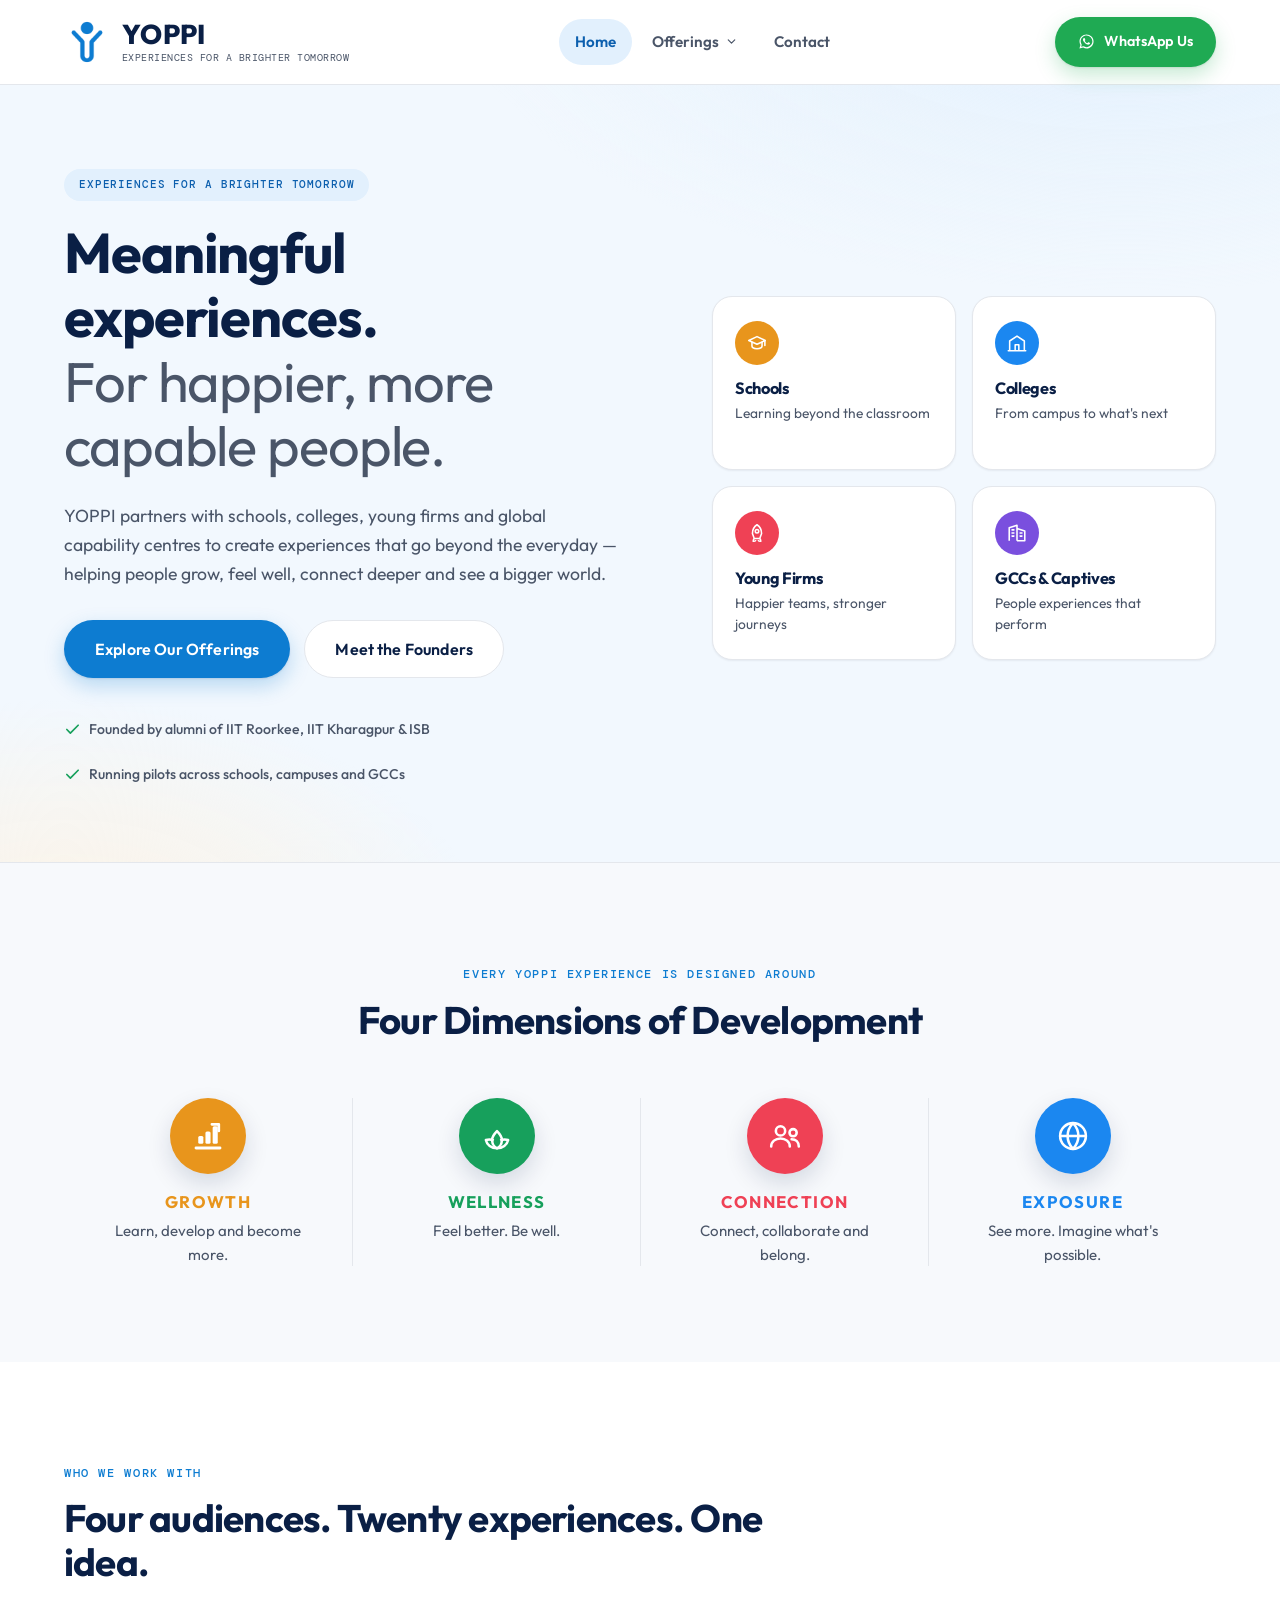
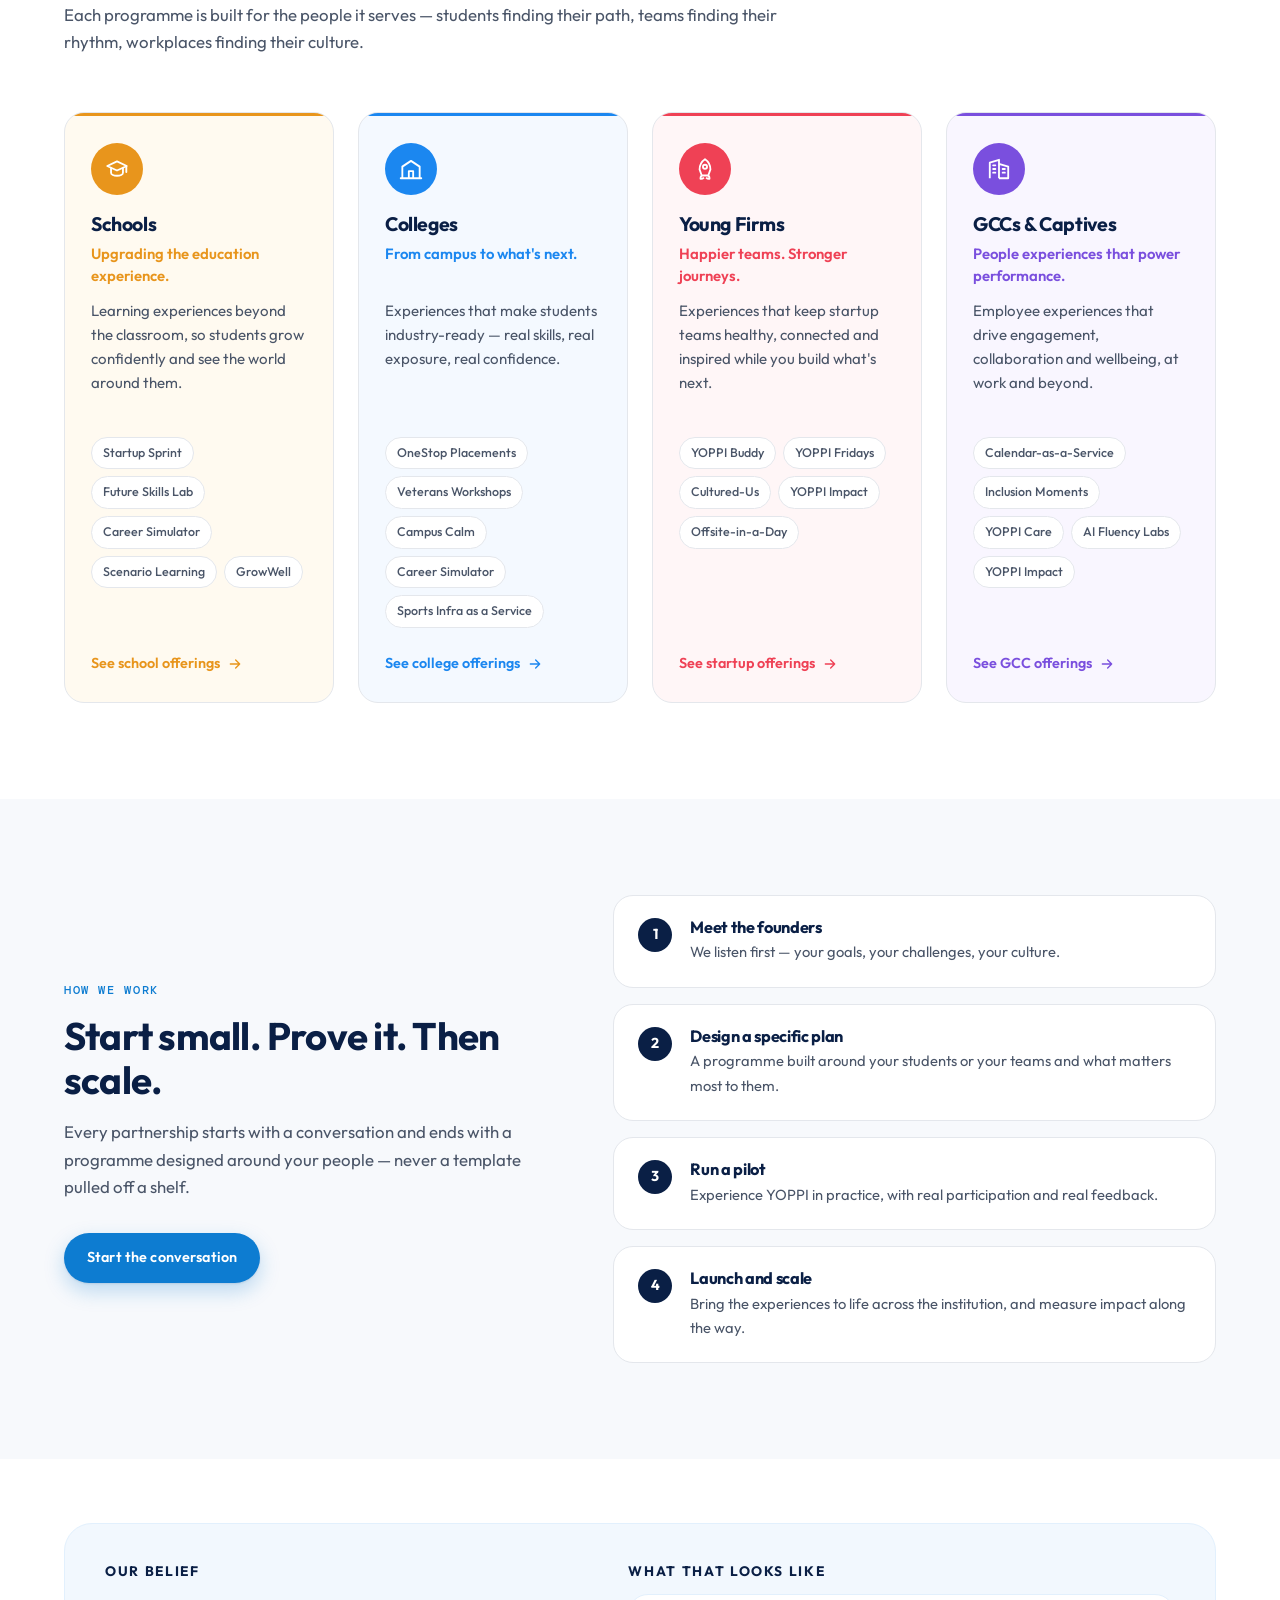
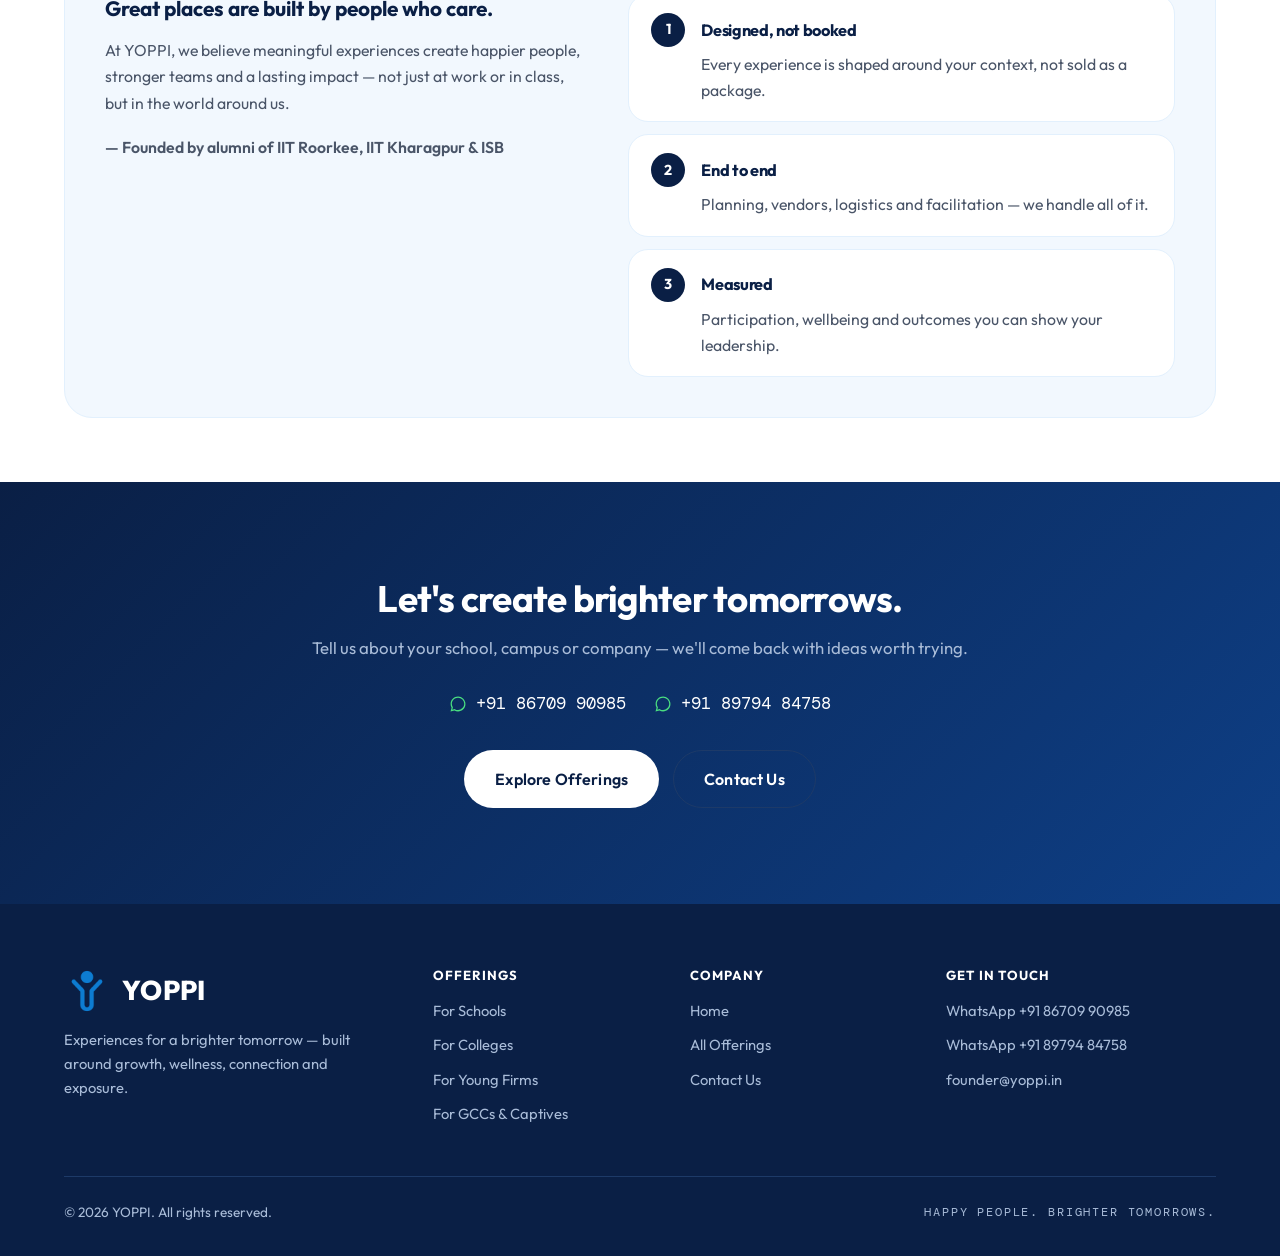
<file: index.html>
<!DOCTYPE html>
<html lang="en">
<head>
<meta charset="UTF-8" />
<meta name="viewport" content="width=device-width, initial-scale=1.0" />
<title>YOPPI — Experiences for a Brighter Tomorrow</title>
<meta name="description" content="YOPPI designs meaningful experiences for schools, colleges, startups and GCCs — built around four dimensions of development: growth, wellness, connection and exposure." />
<link rel="icon" type="image/png" sizes="any" href="assets/images/yoppi-icon-512.png?v=4" />
<link rel="apple-touch-icon" sizes="180x180" href="assets/images/yoppi-icon-180.png?v=4" />
<meta name="theme-color" content="#0d7cd1" />
<link rel="preconnect" href="https://fonts.googleapis.com" />
<link rel="preconnect" href="https://fonts.gstatic.com" crossorigin />
<link href="https://fonts.googleapis.com/css2?family=Outfit:wght@300;400;500;600;700;800&family=DM+Mono:wght@400;500&display=swap" rel="stylesheet" />
<link rel="stylesheet" href="assets/css/base.css" />
<link rel="stylesheet" href="assets/css/components.css" />
<link rel="stylesheet" href="assets/css/home.css" />
</head>
<body>

<header class="site-header">
  <div class="container nav">
    <a href="index.html" class="brand">
      <img src="assets/images/yoppi-icon-512.png?v=4" alt="" width="46" height="46" />
      <span class="brand-text">
        <span class="brand-name">YOPPI</span>
        <span class="brand-tagline">Experiences for a Brighter Tomorrow</span>
      </span>
    </a>
    <nav class="nav-links">
      <a href="index.html" class="active">Home</a>
      <div class="nav-item has-menu">
        <button type="button" class="nav-menu-toggle" aria-expanded="false" aria-controls="offerings-menu">
          Offerings
          <svg class="chev" viewBox="0 0 24 24" fill="none" aria-hidden="true"><path d="m6 9 6 6 6-6" stroke="currentColor" stroke-width="2.2" stroke-linecap="round" stroke-linejoin="round"/></svg>
        </button>
        <div class="nav-menu" id="offerings-menu">
          <a href="offerings.html#schools" data-pillar="growth">Schools<small>Learning beyond the classroom</small></a>
          <a href="offerings.html#colleges" data-pillar="exposure">Colleges<small>From campus to what's next</small></a>
          <a href="offerings.html#young-firms" data-pillar="connection">Young Firms<small>Happier teams, stronger journeys</small></a>
          <a href="offerings.html#gccs" data-pillar="imagine">GCCs &amp; Captives<small>People experiences that perform</small></a>
        </div>
      </div>
      <a href="contact.html">Contact</a>
    </nav>
    <div class="nav-actions">
      <a href="https://wa.me/918670990985" class="btn btn-whatsapp" target="_blank" rel="noopener">
        <svg viewBox="0 0 24 24" aria-hidden="true"><path fill="currentColor" d="M12.04 2C6.58 2 2.13 6.45 2.13 11.91c0 1.75.46 3.45 1.32 4.95L2 22l5.25-1.38a9.9 9.9 0 0 0 4.79 1.22c5.46 0 9.91-4.45 9.91-9.91 0-2.65-1.03-5.14-2.9-7.01A9.82 9.82 0 0 0 12.04 2Zm0 18.02a8.2 8.2 0 0 1-4.2-1.15l-.3-.18-3.12.82.83-3.04-.2-.31a8.2 8.2 0 0 1-1.26-4.38c0-4.54 3.7-8.23 8.25-8.23a8.2 8.2 0 0 1 5.83 2.42 8.19 8.19 0 0 1 2.41 5.82c0 4.54-3.7 8.23-8.24 8.23Zm4.52-6.16c-.25-.12-1.47-.72-1.69-.81-.23-.08-.39-.12-.56.13-.16.25-.64.8-.79.97-.14.16-.29.19-.54.06-.25-.12-1.05-.39-1.99-1.23-.74-.66-1.23-1.47-1.38-1.72-.14-.25-.01-.38.11-.5.11-.11.25-.29.37-.43.13-.15.17-.25.25-.41.08-.17.04-.31-.02-.43-.06-.12-.56-1.34-.76-1.84-.2-.48-.4-.42-.56-.43h-.48c-.16 0-.43.06-.65.31-.22.25-.85.84-.85 2.04s.87 2.37 1 2.53c.12.17 1.72 2.62 4.16 3.68.58.25 1.03.4 1.39.51.58.19 1.11.16 1.53.1.47-.07 1.47-.6 1.67-1.18.21-.58.21-1.07.15-1.18-.06-.11-.23-.17-.48-.29Z"/></svg>
        WhatsApp Us
      </a>
      <button class="nav-toggle" aria-label="Toggle navigation" aria-expanded="false">
        <span></span><span></span><span></span>
      </button>
    </div>
  </div>
</header>

<main>

  <!-- ================= HERO ================= -->
  <section class="hero">
    <div class="container hero-inner">
      <div class="hero-copy reveal is-visible">
        <span class="pill">Experiences for a Brighter Tomorrow</span>
        <h1>Meaningful experiences.<span class="line-muted">For happier, more capable people.</span></h1>
        <p class="hero-sub">YOPPI partners with schools, colleges, young firms and global capability centres to create experiences that go beyond the everyday — helping people grow, feel well, connect deeper and see a bigger world.</p>
        <div class="hero-cta">
          <a href="offerings.html" class="btn btn-primary btn-lg">Explore Our Offerings</a>
          <a href="contact.html" class="btn btn-secondary btn-lg">Meet the Founders</a>
        </div>
        <div class="hero-marks">
          <span>
            <svg viewBox="0 0 24 24" fill="none" aria-hidden="true"><path d="M20 6 9 17l-5-5" stroke="currentColor" stroke-width="2.4" stroke-linecap="round" stroke-linejoin="round"/></svg>
            Founded by alumni of IIT Roorkee, IIT Kharagpur &amp; ISB
          </span>
          <span>
            <svg viewBox="0 0 24 24" fill="none" aria-hidden="true"><path d="M20 6 9 17l-5-5" stroke="currentColor" stroke-width="2.4" stroke-linecap="round" stroke-linejoin="round"/></svg>
            Running pilots across schools, campuses and GCCs
          </span>
        </div>
      </div>

      <div class="hero-panel reveal is-visible">
        <a class="hero-tile" href="offerings.html#schools" data-pillar="growth">
          <span class="hero-tile-icon">
            <svg viewBox="0 0 24 24" fill="none" aria-hidden="true"><path d="M3 9.2 12 5l9 4.2-9 4.2-9-4.2Z" stroke="currentColor" stroke-width="1.7" stroke-linejoin="round"/><path d="M6.5 11.2v4.2c0 1.6 2.5 2.8 5.5 2.8s5.5-1.2 5.5-2.8v-4.2M20.6 9.8v5" stroke="currentColor" stroke-width="1.7" stroke-linecap="round" stroke-linejoin="round"/></svg>
          </span>
          <h3>Schools</h3>
          <p>Learning beyond the classroom</p>
        </a>
        <a class="hero-tile" href="offerings.html#colleges" data-pillar="exposure">
          <span class="hero-tile-icon">
            <svg viewBox="0 0 24 24" fill="none" aria-hidden="true"><path d="M4 20.5V9.8l8-5.3 8 5.3v10.7" stroke="currentColor" stroke-width="1.7" stroke-linejoin="round"/><path d="M2.5 20.5h19" stroke="currentColor" stroke-width="1.7" stroke-linecap="round"/><path d="M10 20.5V14h4v6.5" stroke="currentColor" stroke-width="1.7" stroke-linejoin="round"/></svg>
          </span>
          <h3>Colleges</h3>
          <p>From campus to what's next</p>
        </a>
        <a class="hero-tile" href="offerings.html#young-firms" data-pillar="connection">
          <span class="hero-tile-icon">
            <svg viewBox="0 0 24 24" fill="none" aria-hidden="true"><path d="M12 3c3 2 5 5.5 5 9.5L15 18H9l-2-5.5C7 8.5 9 5 12 3Z" stroke="currentColor" stroke-width="1.7" stroke-linejoin="round"/><circle cx="12" cy="10" r="1.9" stroke="currentColor" stroke-width="1.7"/><path d="M9 18c-1 1-1.3 2-1.1 3 1 .2 2.1-.1 3.1-1.1M15 18c1 1 1.3 2 1.1 3-1 .2-2.1-.1-3.1-1.1" stroke="currentColor" stroke-width="1.7" stroke-linejoin="round"/></svg>
          </span>
          <h3>Young Firms</h3>
          <p>Happier teams, stronger journeys</p>
        </a>
        <a class="hero-tile" href="offerings.html#gccs" data-pillar="imagine">
          <span class="hero-tile-icon">
            <svg viewBox="0 0 24 24" fill="none" aria-hidden="true"><path d="M3.5 20.5V6.2L12 3.5v17M12 20.5h8.5V9.8L12 7.2" stroke="currentColor" stroke-width="1.7" stroke-linejoin="round"/><path d="M6.6 8.6h2M6.6 12h2M6.6 15.4h2M15.4 12h2M15.4 15.4h2" stroke="currentColor" stroke-width="1.7" stroke-linecap="round"/></svg>
          </span>
          <h3>GCCs &amp; Captives</h3>
          <p>People experiences that perform</p>
        </a>
      </div>
    </div>
  </section>

  <!-- ================= FOUR PILLARS ================= -->
  <section class="section section--alt">
    <div class="container">
      <div class="section-head center reveal">
        <span class="eyebrow">Every YOPPI experience is designed around</span>
        <h2>Four Dimensions of Development</h2>
      </div>
      <div class="pillars reveal">
        <div class="pillar" data-pillar="growth">
          <span class="pillar-icon">
            <svg viewBox="0 0 24 24" fill="none" aria-hidden="true"><path d="M4 20h16" stroke="currentColor" stroke-width="1.9" stroke-linecap="round"/><rect x="5.5" y="12" width="3.4" height="5.2" rx="1" fill="currentColor"/><rect x="10.3" y="9" width="3.4" height="8.2" rx="1" fill="currentColor"/><rect x="15.1" y="5.5" width="3.4" height="11.7" rx="1" fill="currentColor"/><path d="M14.6 4.2h4.6v4.4" stroke="currentColor" stroke-width="1.8" stroke-linecap="round" stroke-linejoin="round"/></svg>
          </span>
          <h3>Growth</h3>
          <p>Learn, develop and become more.</p>
        </div>
        <div class="pillar" data-pillar="wellness">
          <span class="pillar-icon">
            <svg viewBox="0 0 24 24" fill="none" aria-hidden="true"><path d="M12 20.2s-3.3-1.7-3.3-5.4c0-2.7 3.3-6 3.3-6s3.3 3.3 3.3 6c0 3.7-3.3 5.4-3.3 5.4Z" stroke="currentColor" stroke-width="1.7" stroke-linejoin="round"/><path d="M12 20.2c-3.7 0-6.8-2.3-7.4-5.5 2.7-.9 5.2.3 5.2.3M12 20.2c3.7 0 6.8-2.3 7.4-5.5-2.7-.9-5.2.3-5.2.3" stroke="currentColor" stroke-width="1.7" stroke-linejoin="round"/></svg>
          </span>
          <h3>Wellness</h3>
          <p>Feel better. Be well.</p>
        </div>
        <div class="pillar" data-pillar="connection">
          <span class="pillar-icon">
            <svg viewBox="0 0 24 24" fill="none" aria-hidden="true"><circle cx="9" cy="8.6" r="3.1" stroke="currentColor" stroke-width="1.7"/><path d="M2.8 19c0-3.2 2.8-5.4 6.2-5.4s6.2 2.2 6.2 5.4" stroke="currentColor" stroke-width="1.7" stroke-linecap="round"/><circle cx="17.4" cy="9.8" r="2.4" stroke="currentColor" stroke-width="1.7"/><path d="M16.4 14.1c2.8 0 4.8 1.9 4.8 4.9" stroke="currentColor" stroke-width="1.7" stroke-linecap="round"/></svg>
          </span>
          <h3>Connection</h3>
          <p>Connect, collaborate and belong.</p>
        </div>
        <div class="pillar" data-pillar="exposure">
          <span class="pillar-icon">
            <svg viewBox="0 0 24 24" fill="none" aria-hidden="true"><circle cx="12" cy="12" r="8.6" stroke="currentColor" stroke-width="1.7"/><path d="M3.4 12h17.2" stroke="currentColor" stroke-width="1.7"/><path d="M12 3.4c2.4 2.5 3.6 5.4 3.6 8.6S14.4 18.1 12 20.6c-2.4-2.5-3.6-5.4-3.6-8.6S9.6 5.9 12 3.4Z" stroke="currentColor" stroke-width="1.7" stroke-linejoin="round"/></svg>
          </span>
          <h3>Exposure</h3>
          <p>See more. Imagine what's possible.</p>
        </div>
      </div>
    </div>
  </section>

  <!-- ================= WHO WE SERVE ================= -->
  <section class="section">
    <div class="container">
      <div class="section-head reveal">
        <span class="eyebrow">Who we work with</span>
        <h2>Four audiences. Twenty experiences. One idea.</h2>
        <p>Each programme is built for the people it serves — students finding their path, teams finding their rhythm, workplaces finding their culture.</p>
      </div>

      <div class="grid grid-4">

        <a class="audience-card reveal" href="offerings.html#schools" data-pillar="growth">
          <span class="card-icon">
            <svg viewBox="0 0 24 24" fill="none" aria-hidden="true"><path d="M3 9.2 12 5l9 4.2-9 4.2-9-4.2Z" stroke="currentColor" stroke-width="1.7" stroke-linejoin="round"/><path d="M6.5 11.2v4.2c0 1.6 2.5 2.8 5.5 2.8s5.5-1.2 5.5-2.8v-4.2M20.6 9.8v5" stroke="currentColor" stroke-width="1.7" stroke-linecap="round" stroke-linejoin="round"/></svg>
          </span>
          <h3>Schools</h3>
          <span class="audience-line">Upgrading the education experience.</span>
          <p>Learning experiences beyond the classroom, so students grow confidently and see the world around them.</p>
          <ul class="audience-list">
            <li>Startup Sprint</li>
            <li>Future Skills Lab</li>
            <li>Career Simulator</li>
            <li>Scenario Learning</li>
            <li>GrowWell</li>
          </ul>
          <span class="audience-cta">
            See school offerings
            <svg viewBox="0 0 24 24" fill="none" aria-hidden="true"><path d="M5 12h14M13 6l6 6-6 6" stroke="currentColor" stroke-width="2" stroke-linecap="round" stroke-linejoin="round"/></svg>
          </span>
        </a>

        <a class="audience-card reveal" href="offerings.html#colleges" data-pillar="exposure">
          <span class="card-icon">
            <svg viewBox="0 0 24 24" fill="none" aria-hidden="true"><path d="M4 20.5V9.8l8-5.3 8 5.3v10.7" stroke="currentColor" stroke-width="1.7" stroke-linejoin="round"/><path d="M2.5 20.5h19" stroke="currentColor" stroke-width="1.7" stroke-linecap="round"/><path d="M10 20.5V14h4v6.5" stroke="currentColor" stroke-width="1.7" stroke-linejoin="round"/></svg>
          </span>
          <h3>Colleges</h3>
          <span class="audience-line">From campus to what's next.</span>
          <p>Experiences that make students industry-ready — real skills, real exposure, real confidence.</p>
          <ul class="audience-list">
            <li>OneStop Placements</li>
            <li>Veterans Workshops</li>
            <li>Campus Calm</li>
            <li>Career Simulator</li>
            <li>Sports Infra as a Service</li>
          </ul>
          <span class="audience-cta">
            See college offerings
            <svg viewBox="0 0 24 24" fill="none" aria-hidden="true"><path d="M5 12h14M13 6l6 6-6 6" stroke="currentColor" stroke-width="2" stroke-linecap="round" stroke-linejoin="round"/></svg>
          </span>
        </a>

        <a class="audience-card reveal" href="offerings.html#young-firms" data-pillar="connection">
          <span class="card-icon">
            <svg viewBox="0 0 24 24" fill="none" aria-hidden="true"><path d="M12 3c3 2 5 5.5 5 9.5L15 18H9l-2-5.5C7 8.5 9 5 12 3Z" stroke="currentColor" stroke-width="1.7" stroke-linejoin="round"/><circle cx="12" cy="10" r="1.9" stroke="currentColor" stroke-width="1.7"/><path d="M9 18c-1 1-1.3 2-1.1 3 1 .2 2.1-.1 3.1-1.1M15 18c1 1 1.3 2 1.1 3-1 .2-2.1-.1-3.1-1.1" stroke="currentColor" stroke-width="1.7" stroke-linejoin="round"/></svg>
          </span>
          <h3>Young Firms</h3>
          <span class="audience-line">Happier teams. Stronger journeys.</span>
          <p>Experiences that keep startup teams healthy, connected and inspired while you build what's next.</p>
          <ul class="audience-list">
            <li>YOPPI Buddy</li>
            <li>YOPPI Fridays</li>
            <li>Cultured-Us</li>
            <li>YOPPI Impact</li>
            <li>Offsite-in-a-Day</li>
          </ul>
          <span class="audience-cta">
            See startup offerings
            <svg viewBox="0 0 24 24" fill="none" aria-hidden="true"><path d="M5 12h14M13 6l6 6-6 6" stroke="currentColor" stroke-width="2" stroke-linecap="round" stroke-linejoin="round"/></svg>
          </span>
        </a>

        <a class="audience-card reveal" href="offerings.html#gccs" data-pillar="imagine">
          <span class="card-icon">
            <svg viewBox="0 0 24 24" fill="none" aria-hidden="true"><path d="M3.5 20.5V6.2L12 3.5v17M12 20.5h8.5V9.8L12 7.2" stroke="currentColor" stroke-width="1.7" stroke-linejoin="round"/><path d="M6.6 8.6h2M6.6 12h2M6.6 15.4h2M15.4 12h2M15.4 15.4h2" stroke="currentColor" stroke-width="1.7" stroke-linecap="round"/></svg>
          </span>
          <h3>GCCs &amp; Captives</h3>
          <span class="audience-line">People experiences that power performance.</span>
          <p>Employee experiences that drive engagement, collaboration and wellbeing, at work and beyond.</p>
          <ul class="audience-list">
            <li>Calendar-as-a-Service</li>
            <li>Inclusion Moments</li>
            <li>YOPPI Care</li>
            <li>AI Fluency Labs</li>
            <li>YOPPI Impact</li>
          </ul>
          <span class="audience-cta">
            See GCC offerings
            <svg viewBox="0 0 24 24" fill="none" aria-hidden="true"><path d="M5 12h14M13 6l6 6-6 6" stroke="currentColor" stroke-width="2" stroke-linecap="round" stroke-linejoin="round"/></svg>
          </span>
        </a>

      </div>
    </div>
  </section>

  <!-- ================= HOW WE WORK ================= -->
  <section class="section section--alt">
    <div class="container approach-grid">
      <div class="reveal">
        <span class="eyebrow">How we work</span>
        <h2 style="font-size:clamp(1.75rem,3vw,2.4rem);margin-top:12px;">Start small. Prove it. Then scale.</h2>
        <p style="margin-top:16px;color:var(--text-muted);font-size:1.05rem;">Every partnership starts with a conversation and ends with a programme designed around your people — never a template pulled off a shelf.</p>
        <div class="hero-cta">
          <a href="contact.html" class="btn btn-primary">Start the conversation</a>
        </div>
      </div>
      <div class="approach-list reveal">
        <div class="approach-row">
          <span class="step-num">1</span>
          <div>
            <h4>Meet the founders</h4>
            <p>We listen first — your goals, your challenges, your culture.</p>
          </div>
        </div>
        <div class="approach-row">
          <span class="step-num">2</span>
          <div>
            <h4>Design a specific plan</h4>
            <p>A programme built around your students or your teams and what matters most to them.</p>
          </div>
        </div>
        <div class="approach-row">
          <span class="step-num">3</span>
          <div>
            <h4>Run a pilot</h4>
            <p>Experience YOPPI in practice, with real participation and real feedback.</p>
          </div>
        </div>
        <div class="approach-row">
          <span class="step-num">4</span>
          <div>
            <h4>Launch and scale</h4>
            <p>Bring the experiences to life across the institution, and measure impact along the way.</p>
          </div>
        </div>
      </div>
    </div>
  </section>

  <!-- ================= BELIEF ================= -->
  <section class="section section--tight">
    <div class="container">
      <div class="note-block reveal">
        <div>
          <h3>Our belief</h3>
          <p class="panel-quote-mark" style="font-size:1.3rem;font-weight:700;line-height:1.4;color:var(--navy-950);">Great places are built by people who care.</p>
          <p style="margin-top:14px;">At YOPPI, we believe meaningful experiences create happier people, stronger teams and a lasting impact — not just at work or in class, but in the world around us.</p>
          <p class="note-sign">— Founded by alumni of IIT Roorkee, IIT Kharagpur &amp; ISB</p>
        </div>
        <div class="note-steps">
          <h3>What that looks like</h3>
          <div class="steps">
            <div class="step">
              <span class="step-num">1</span>
              <h4>Designed, not booked</h4>
              <p>Every experience is shaped around your context, not sold as a package.</p>
            </div>
            <div class="step">
              <span class="step-num">2</span>
              <h4>End to end</h4>
              <p>Planning, vendors, logistics and facilitation — we handle all of it.</p>
            </div>
            <div class="step">
              <span class="step-num">3</span>
              <h4>Measured</h4>
              <p>Participation, wellbeing and outcomes you can show your leadership.</p>
            </div>
          </div>
        </div>
      </div>
    </div>
  </section>

  <!-- ================= CTA ================= -->
  <section class="section cta-section">
    <div class="container cta-inner reveal">
      <h2>Let's create brighter tomorrows.</h2>
      <p>Tell us about your school, campus or company — we'll come back with ideas worth trying.</p>
      <div class="cta-numbers">
        <a href="https://wa.me/918670990985" target="_blank" rel="noopener">
          <svg viewBox="0 0 24 24" aria-hidden="true"><path fill="currentColor" d="M12.04 2C6.58 2 2.13 6.45 2.13 11.91c0 1.75.46 3.45 1.32 4.95L2 22l5.25-1.38a9.9 9.9 0 0 0 4.79 1.22c5.46 0 9.91-4.45 9.91-9.91 0-2.65-1.03-5.14-2.9-7.01A9.82 9.82 0 0 0 12.04 2Zm0 18.02a8.2 8.2 0 0 1-4.2-1.15l-.3-.18-3.12.82.83-3.04-.2-.31a8.2 8.2 0 0 1-1.26-4.38c0-4.54 3.7-8.23 8.25-8.23a8.2 8.2 0 0 1 5.83 2.42 8.19 8.19 0 0 1 2.41 5.82c0 4.54-3.7 8.23-8.24 8.23Z"/></svg>
          +91 86709 90985
        </a>
        <a href="https://wa.me/918979484758" target="_blank" rel="noopener">
          <svg viewBox="0 0 24 24" aria-hidden="true"><path fill="currentColor" d="M12.04 2C6.58 2 2.13 6.45 2.13 11.91c0 1.75.46 3.45 1.32 4.95L2 22l5.25-1.38a9.9 9.9 0 0 0 4.79 1.22c5.46 0 9.91-4.45 9.91-9.91 0-2.65-1.03-5.14-2.9-7.01A9.82 9.82 0 0 0 12.04 2Zm0 18.02a8.2 8.2 0 0 1-4.2-1.15l-.3-.18-3.12.82.83-3.04-.2-.31a8.2 8.2 0 0 1-1.26-4.38c0-4.54 3.7-8.23 8.25-8.23a8.2 8.2 0 0 1 5.83 2.42 8.19 8.19 0 0 1 2.41 5.82c0 4.54-3.7 8.23-8.24 8.23Z"/></svg>
          +91 89794 84758
        </a>
      </div>
      <div class="hero-cta" style="justify-content:center;">
        <a href="offerings.html" class="btn btn-light btn-lg">Explore Offerings</a>
        <a href="contact.html" class="btn btn-secondary btn-lg">Contact Us</a>
      </div>
    </div>
  </section>

</main>

<footer class="site-footer">
  <div class="container">
    <div class="footer-grid">
      <div class="footer-brand">
        <a href="index.html" class="brand">
          <img src="assets/images/yoppi-icon-512.png?v=4" alt="" width="46" height="46" />
          <span class="brand-name">YOPPI</span>
        </a>
        <p>Experiences for a brighter tomorrow — built around growth, wellness, connection and exposure.</p>
      </div>
      <div class="footer-col">
        <h4>Offerings</h4>
        <a href="offerings.html#schools">For Schools</a>
        <a href="offerings.html#colleges">For Colleges</a>
        <a href="offerings.html#young-firms">For Young Firms</a>
        <a href="offerings.html#gccs">For GCCs &amp; Captives</a>
      </div>
      <div class="footer-col">
        <h4>Company</h4>
        <a href="index.html">Home</a>
        <a href="offerings.html">All Offerings</a>
        <a href="contact.html">Contact Us</a>
      </div>
      <div class="footer-col">
        <h4>Get in touch</h4>
        <a href="https://wa.me/918670990985" target="_blank" rel="noopener">WhatsApp +91 86709 90985</a>
        <a href="https://wa.me/918979484758" target="_blank" rel="noopener">WhatsApp +91 89794 84758</a>
        <a href="mailto:founder@yoppi.in">founder@yoppi.in</a>
      </div>
    </div>
    <div class="footer-bottom">
      <span>© <span data-year></span> YOPPI. All rights reserved.</span>
      <span class="footer-tag">Happy people. Brighter tomorrows.</span>
    </div>
  </div>
</footer>

<script src="assets/js/main.js" defer></script>
</body>
</html>
</file>
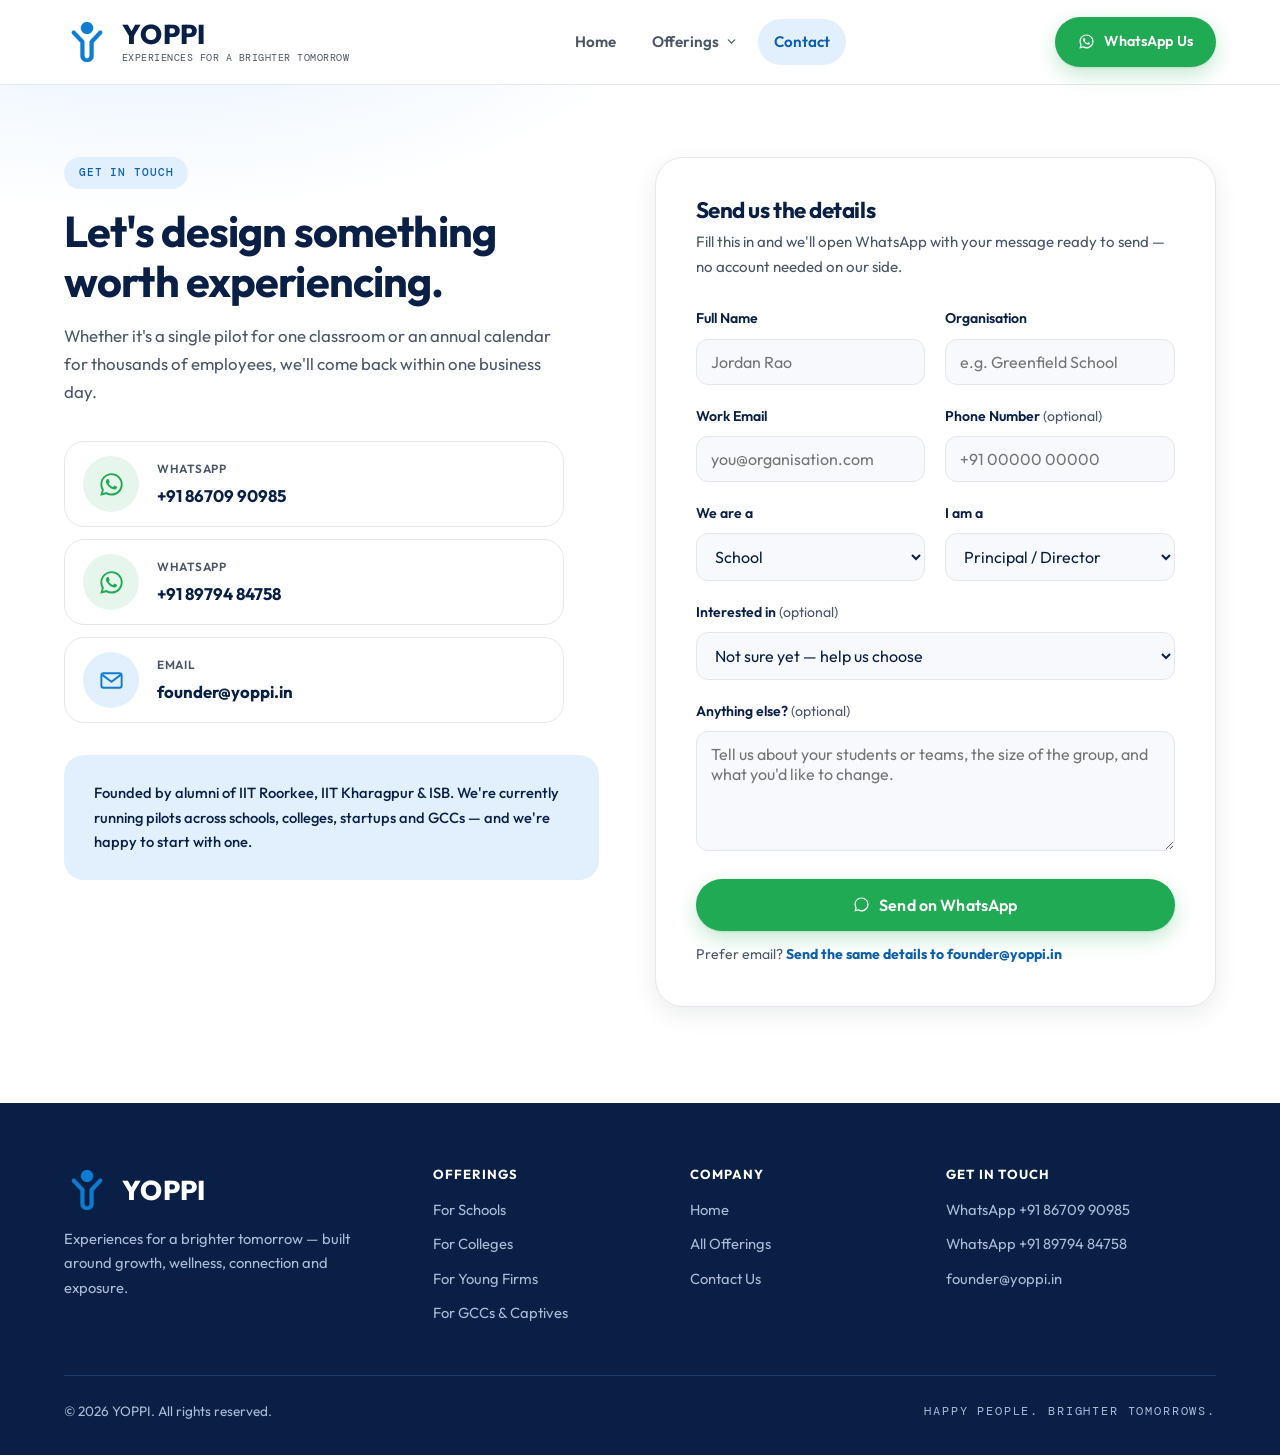
<file: contact.html>
<!DOCTYPE html>
<html lang="en">
<head>
<meta charset="UTF-8" />
<meta name="viewport" content="width=device-width, initial-scale=1.0" />
<title>Contact YOPPI</title>
<meta name="description" content="Talk to YOPPI about bringing meaningful experiences to your school, college, startup or GCC. WhatsApp us or send an enquiry." />
<link rel="icon" type="image/png" sizes="any" href="assets/images/yoppi-icon-512.png?v=4" />
<link rel="apple-touch-icon" sizes="180x180" href="assets/images/yoppi-icon-180.png?v=4" />
<meta name="theme-color" content="#0d7cd1" />
<link rel="preconnect" href="https://fonts.googleapis.com" />
<link rel="preconnect" href="https://fonts.gstatic.com" crossorigin />
<link href="https://fonts.googleapis.com/css2?family=Outfit:wght@300;400;500;600;700;800&family=DM+Mono:wght@400;500&display=swap" rel="stylesheet" />
<link rel="stylesheet" href="assets/css/base.css" />
<link rel="stylesheet" href="assets/css/components.css" />
<link rel="stylesheet" href="assets/css/home.css" />
<link rel="stylesheet" href="assets/css/contact.css" />
</head>
<body>

<header class="site-header">
  <div class="container nav">
    <a href="index.html" class="brand">
      <img src="assets/images/yoppi-icon-512.png?v=4" alt="" width="46" height="46" />
      <span class="brand-text">
        <span class="brand-name">YOPPI</span>
        <span class="brand-tagline">Experiences for a Brighter Tomorrow</span>
      </span>
    </a>
    <nav class="nav-links">
      <a href="index.html">Home</a>
      <div class="nav-item has-menu">
        <button type="button" class="nav-menu-toggle" aria-expanded="false" aria-controls="offerings-menu">
          Offerings
          <svg class="chev" viewBox="0 0 24 24" fill="none" aria-hidden="true"><path d="m6 9 6 6 6-6" stroke="currentColor" stroke-width="2.2" stroke-linecap="round" stroke-linejoin="round"/></svg>
        </button>
        <div class="nav-menu" id="offerings-menu">
          <a href="offerings.html#schools" data-pillar="growth">Schools<small>Learning beyond the classroom</small></a>
          <a href="offerings.html#colleges" data-pillar="exposure">Colleges<small>From campus to what's next</small></a>
          <a href="offerings.html#young-firms" data-pillar="connection">Young Firms<small>Happier teams, stronger journeys</small></a>
          <a href="offerings.html#gccs" data-pillar="imagine">GCCs &amp; Captives<small>People experiences that perform</small></a>
        </div>
      </div>
      <a href="contact.html" class="active">Contact</a>
    </nav>
    <div class="nav-actions">
      <a href="https://wa.me/918670990985" class="btn btn-whatsapp" target="_blank" rel="noopener">
        <svg viewBox="0 0 24 24" aria-hidden="true"><path fill="currentColor" d="M12.04 2C6.58 2 2.13 6.45 2.13 11.91c0 1.75.46 3.45 1.32 4.95L2 22l5.25-1.38a9.9 9.9 0 0 0 4.79 1.22c5.46 0 9.91-4.45 9.91-9.91 0-2.65-1.03-5.14-2.9-7.01A9.82 9.82 0 0 0 12.04 2Zm0 18.02a8.2 8.2 0 0 1-4.2-1.15l-.3-.18-3.12.82.83-3.04-.2-.31a8.2 8.2 0 0 1-1.26-4.38c0-4.54 3.7-8.23 8.25-8.23a8.2 8.2 0 0 1 5.83 2.42 8.19 8.19 0 0 1 2.41 5.82c0 4.54-3.7 8.23-8.24 8.23Zm4.52-6.16c-.25-.12-1.47-.72-1.69-.81-.23-.08-.39-.12-.56.13-.16.25-.64.8-.79.97-.14.16-.29.19-.54.06-.25-.12-1.05-.39-1.99-1.23-.74-.66-1.23-1.47-1.38-1.72-.14-.25-.01-.38.11-.5.11-.11.25-.29.37-.43.13-.15.17-.25.25-.41.08-.17.04-.31-.02-.43-.06-.12-.56-1.34-.76-1.84-.2-.48-.4-.42-.56-.43h-.48c-.16 0-.43.06-.65.31-.22.25-.85.84-.85 2.04s.87 2.37 1 2.53c.12.17 1.72 2.62 4.16 3.68.58.25 1.03.4 1.39.51.58.19 1.11.16 1.53.1.47-.07 1.47-.6 1.67-1.18.21-.58.21-1.07.15-1.18-.06-.11-.23-.17-.48-.29Z"/></svg>
        WhatsApp Us
      </a>
      <button class="nav-toggle" aria-label="Toggle navigation" aria-expanded="false">
        <span></span><span></span><span></span>
      </button>
    </div>
  </div>
</header>

<main>
  <section class="section contact-section">
    <div class="container contact-grid">

      <div class="contact-copy reveal is-visible">
        <span class="pill">Get in touch</span>
        <h1>Let's design something worth experiencing.</h1>
        <p>Whether it's a single pilot for one classroom or an annual calendar for thousands of employees, we'll come back within one business day.</p>

        <div class="contact-channels">
          <a class="channel-row" href="https://wa.me/918670990985" target="_blank" rel="noopener">
            <span class="channel-icon channel-icon--whatsapp">
              <svg viewBox="0 0 24 24" aria-hidden="true"><path fill="currentColor" d="M12.04 2C6.58 2 2.13 6.45 2.13 11.91c0 1.75.46 3.45 1.32 4.95L2 22l5.25-1.38a9.9 9.9 0 0 0 4.79 1.22c5.46 0 9.91-4.45 9.91-9.91 0-2.65-1.03-5.14-2.9-7.01A9.82 9.82 0 0 0 12.04 2Zm0 18.02a8.2 8.2 0 0 1-4.2-1.15l-.3-.18-3.12.82.83-3.04-.2-.31a8.2 8.2 0 0 1-1.26-4.38c0-4.54 3.7-8.23 8.25-8.23a8.2 8.2 0 0 1 5.83 2.42 8.19 8.19 0 0 1 2.41 5.82c0 4.54-3.7 8.23-8.24 8.23Zm4.52-6.16c-.25-.12-1.47-.72-1.69-.81-.23-.08-.39-.12-.56.13-.16.25-.64.8-.79.97-.14.16-.29.19-.54.06-.25-.12-1.05-.39-1.99-1.23-.74-.66-1.23-1.47-1.38-1.72-.14-.25-.01-.38.11-.5.11-.11.25-.29.37-.43.13-.15.17-.25.25-.41.08-.17.04-.31-.02-.43-.06-.12-.56-1.34-.76-1.84-.2-.48-.4-.42-.56-.43h-.48c-.16 0-.43.06-.65.31-.22.25-.85.84-.85 2.04s.87 2.37 1 2.53c.12.17 1.72 2.62 4.16 3.68.58.25 1.03.4 1.39.51.58.19 1.11.16 1.53.1.47-.07 1.47-.6 1.67-1.18.21-.58.21-1.07.15-1.18-.06-.11-.23-.17-.48-.29Z"/></svg>
            </span>
            <span class="channel-text">
              <span class="channel-label">WhatsApp</span>
              <strong>+91 86709 90985</strong>
            </span>
          </a>
          <a class="channel-row" href="https://wa.me/918979484758" target="_blank" rel="noopener">
            <span class="channel-icon channel-icon--whatsapp">
              <svg viewBox="0 0 24 24" aria-hidden="true"><path fill="currentColor" d="M12.04 2C6.58 2 2.13 6.45 2.13 11.91c0 1.75.46 3.45 1.32 4.95L2 22l5.25-1.38a9.9 9.9 0 0 0 4.79 1.22c5.46 0 9.91-4.45 9.91-9.91 0-2.65-1.03-5.14-2.9-7.01A9.82 9.82 0 0 0 12.04 2Zm0 18.02a8.2 8.2 0 0 1-4.2-1.15l-.3-.18-3.12.82.83-3.04-.2-.31a8.2 8.2 0 0 1-1.26-4.38c0-4.54 3.7-8.23 8.25-8.23a8.2 8.2 0 0 1 5.83 2.42 8.19 8.19 0 0 1 2.41 5.82c0 4.54-3.7 8.23-8.24 8.23Zm4.52-6.16c-.25-.12-1.47-.72-1.69-.81-.23-.08-.39-.12-.56.13-.16.25-.64.8-.79.97-.14.16-.29.19-.54.06-.25-.12-1.05-.39-1.99-1.23-.74-.66-1.23-1.47-1.38-1.72-.14-.25-.01-.38.11-.5.11-.11.25-.29.37-.43.13-.15.17-.25.25-.41.08-.17.04-.31-.02-.43-.06-.12-.56-1.34-.76-1.84-.2-.48-.4-.42-.56-.43h-.48c-.16 0-.43.06-.65.31-.22.25-.85.84-.85 2.04s.87 2.37 1 2.53c.12.17 1.72 2.62 4.16 3.68.58.25 1.03.4 1.39.51.58.19 1.11.16 1.53.1.47-.07 1.47-.6 1.67-1.18.21-.58.21-1.07.15-1.18-.06-.11-.23-.17-.48-.29Z"/></svg>
            </span>
            <span class="channel-text">
              <span class="channel-label">WhatsApp</span>
              <strong>+91 89794 84758</strong>
            </span>
          </a>
          <a class="channel-row" href="mailto:founder@yoppi.in">
            <span class="channel-icon">
              <svg viewBox="0 0 24 24" fill="none" aria-hidden="true"><rect x="3" y="5.5" width="18" height="13" rx="2" stroke="currentColor" stroke-width="1.7"/><path d="m3.8 7 8.2 6.2L20.2 7" stroke="currentColor" stroke-width="1.7" stroke-linejoin="round"/></svg>
            </span>
            <span class="channel-text">
              <span class="channel-label">Email</span>
              <strong>founder@yoppi.in</strong>
            </span>
          </a>
        </div>

        <div class="banner banner--soft">
          Founded by alumni of IIT Roorkee, IIT Kharagpur &amp; ISB. We're currently running pilots across schools, colleges, startups and GCCs — and we're happy to start with one.
        </div>
      </div>

      <div class="form-card reveal is-visible">
        <h2 style="font-size:1.4rem;margin-bottom:6px;">Send us the details</h2>
        <p style="color:var(--text-muted);font-size:0.94rem;margin-bottom:28px;">Fill this in and we'll open WhatsApp with your message ready to send — no account needed on our side.</p>

        <form id="contact-form" novalidate>
          <div class="form-row">
            <div class="field">
              <label for="name">Full Name</label>
              <input type="text" id="name" name="name" placeholder="Jordan Rao" required />
            </div>
            <div class="field">
              <label for="org">Organisation</label>
              <input type="text" id="org" name="org" placeholder="e.g. Greenfield School" required />
            </div>
          </div>

          <div class="form-row">
            <div class="field">
              <label for="email">Work Email</label>
              <input type="email" id="email" name="email" placeholder="you@organisation.com" required />
            </div>
            <div class="field">
              <label for="phone">Phone Number <span class="optional">(optional)</span></label>
              <input type="tel" id="phone" name="phone" placeholder="+91 00000 00000" />
            </div>
          </div>

          <div class="form-row">
            <div class="field">
              <label for="audience">We are a</label>
              <select id="audience" name="audience">
                <option>School</option>
                <option>College / University</option>
                <option>Startup / SME</option>
                <option>GCC / MNC Captive</option>
                <option>Other</option>
              </select>
            </div>
            <div class="field">
              <label for="role">I am a</label>
              <select id="role" name="role">
                <option>Principal / Director</option>
                <option>Teacher / Programme Head</option>
                <option>TPO / Placement Head</option>
                <option>Founder / Business Head</option>
                <option>HR / People &amp; Culture</option>
                <option>D&amp;I / L&amp;D Lead</option>
                <option>Other</option>
              </select>
            </div>
          </div>

          <div class="field">
            <label for="interest">Interested in <span class="optional">(optional)</span></label>
            <select id="interest" name="interest">
              <option value="">Not sure yet — help us choose</option>
              <optgroup label="Schools">
                <option>Startup Sprint</option>
                <option>Future Skills Lab</option>
                <option>Career Simulator</option>
                <option>Scenario Learning</option>
                <option>GrowWell</option>
              </optgroup>
              <optgroup label="Colleges">
                <option>OneStop Placements</option>
                <option>Veterans Workshops</option>
                <option>Campus Calm</option>
                <option>Sports Infra as a Service</option>
              </optgroup>
              <optgroup label="Young Firms">
                <option>YOPPI Buddy</option>
                <option>YOPPI Fridays</option>
                <option>Cultured-Us</option>
                <option>Offsite-in-a-Day</option>
              </optgroup>
              <optgroup label="GCCs &amp; Captives">
                <option>Calendar-as-a-Service</option>
                <option>Inclusion Moments</option>
                <option>YOPPI Care</option>
                <option>AI Fluency Labs</option>
                <option>YOPPI Impact</option>
              </optgroup>
            </select>
          </div>

          <div class="field">
            <label for="message">Anything else? <span class="optional">(optional)</span></label>
            <textarea id="message" name="message" placeholder="Tell us about your students or teams, the size of the group, and what you'd like to change."></textarea>
          </div>

          <button type="submit" class="btn btn-whatsapp btn-lg btn-block">
            <svg viewBox="0 0 24 24" aria-hidden="true"><path fill="currentColor" d="M12.04 2C6.58 2 2.13 6.45 2.13 11.91c0 1.75.46 3.45 1.32 4.95L2 22l5.25-1.38a9.9 9.9 0 0 0 4.79 1.22c5.46 0 9.91-4.45 9.91-9.91 0-2.65-1.03-5.14-2.9-7.01A9.82 9.82 0 0 0 12.04 2Zm0 18.02a8.2 8.2 0 0 1-4.2-1.15l-.3-.18-3.12.82.83-3.04-.2-.31a8.2 8.2 0 0 1-1.26-4.38c0-4.54 3.7-8.23 8.25-8.23a8.2 8.2 0 0 1 5.83 2.42 8.19 8.19 0 0 1 2.41 5.82c0 4.54-3.7 8.23-8.24 8.23Z"/></svg>
            Send on WhatsApp
          </button>
          <p class="form-note" id="form-status" role="status"></p>
          <p class="form-note">Prefer email? <a class="link-inline" id="contact-mail-link" href="mailto:founder@yoppi.in">Send the same details to founder@yoppi.in</a></p>
        </form>
      </div>

    </div>
  </section>
</main>

<footer class="site-footer">
  <div class="container">
    <div class="footer-grid">
      <div class="footer-brand">
        <a href="index.html" class="brand">
          <img src="assets/images/yoppi-icon-512.png?v=4" alt="" width="46" height="46" />
          <span class="brand-name">YOPPI</span>
        </a>
        <p>Experiences for a brighter tomorrow — built around growth, wellness, connection and exposure.</p>
      </div>
      <div class="footer-col">
        <h4>Offerings</h4>
        <a href="offerings.html#schools">For Schools</a>
        <a href="offerings.html#colleges">For Colleges</a>
        <a href="offerings.html#young-firms">For Young Firms</a>
        <a href="offerings.html#gccs">For GCCs &amp; Captives</a>
      </div>
      <div class="footer-col">
        <h4>Company</h4>
        <a href="index.html">Home</a>
        <a href="offerings.html">All Offerings</a>
        <a href="contact.html">Contact Us</a>
      </div>
      <div class="footer-col">
        <h4>Get in touch</h4>
        <a href="https://wa.me/918670990985" target="_blank" rel="noopener">WhatsApp +91 86709 90985</a>
        <a href="https://wa.me/918979484758" target="_blank" rel="noopener">WhatsApp +91 89794 84758</a>
        <a href="mailto:founder@yoppi.in">founder@yoppi.in</a>
      </div>
    </div>
    <div class="footer-bottom">
      <span>© <span data-year></span> YOPPI. All rights reserved.</span>
      <span class="footer-tag">Happy people. Brighter tomorrows.</span>
    </div>
  </div>
</footer>

<script src="assets/js/main.js" defer></script>
<script src="assets/js/contact.js" defer></script>
</body>
</html>
</file>
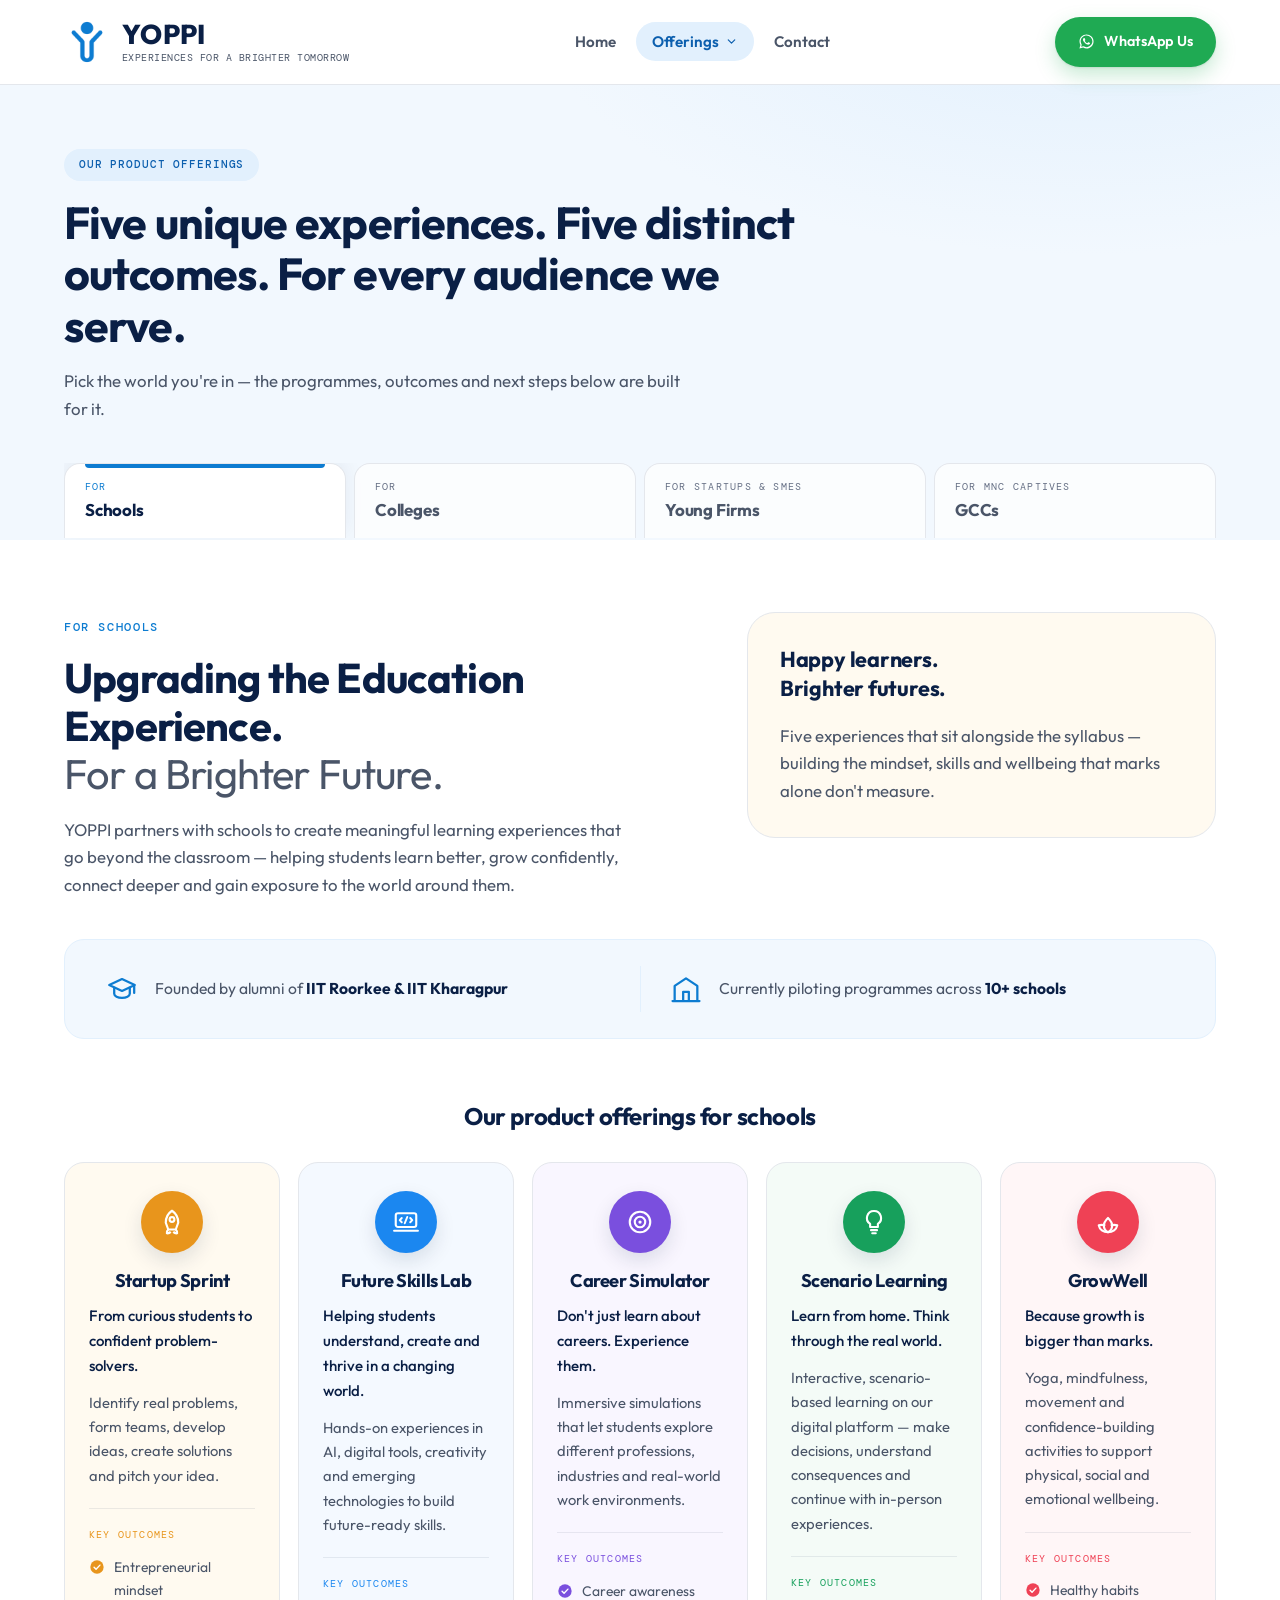
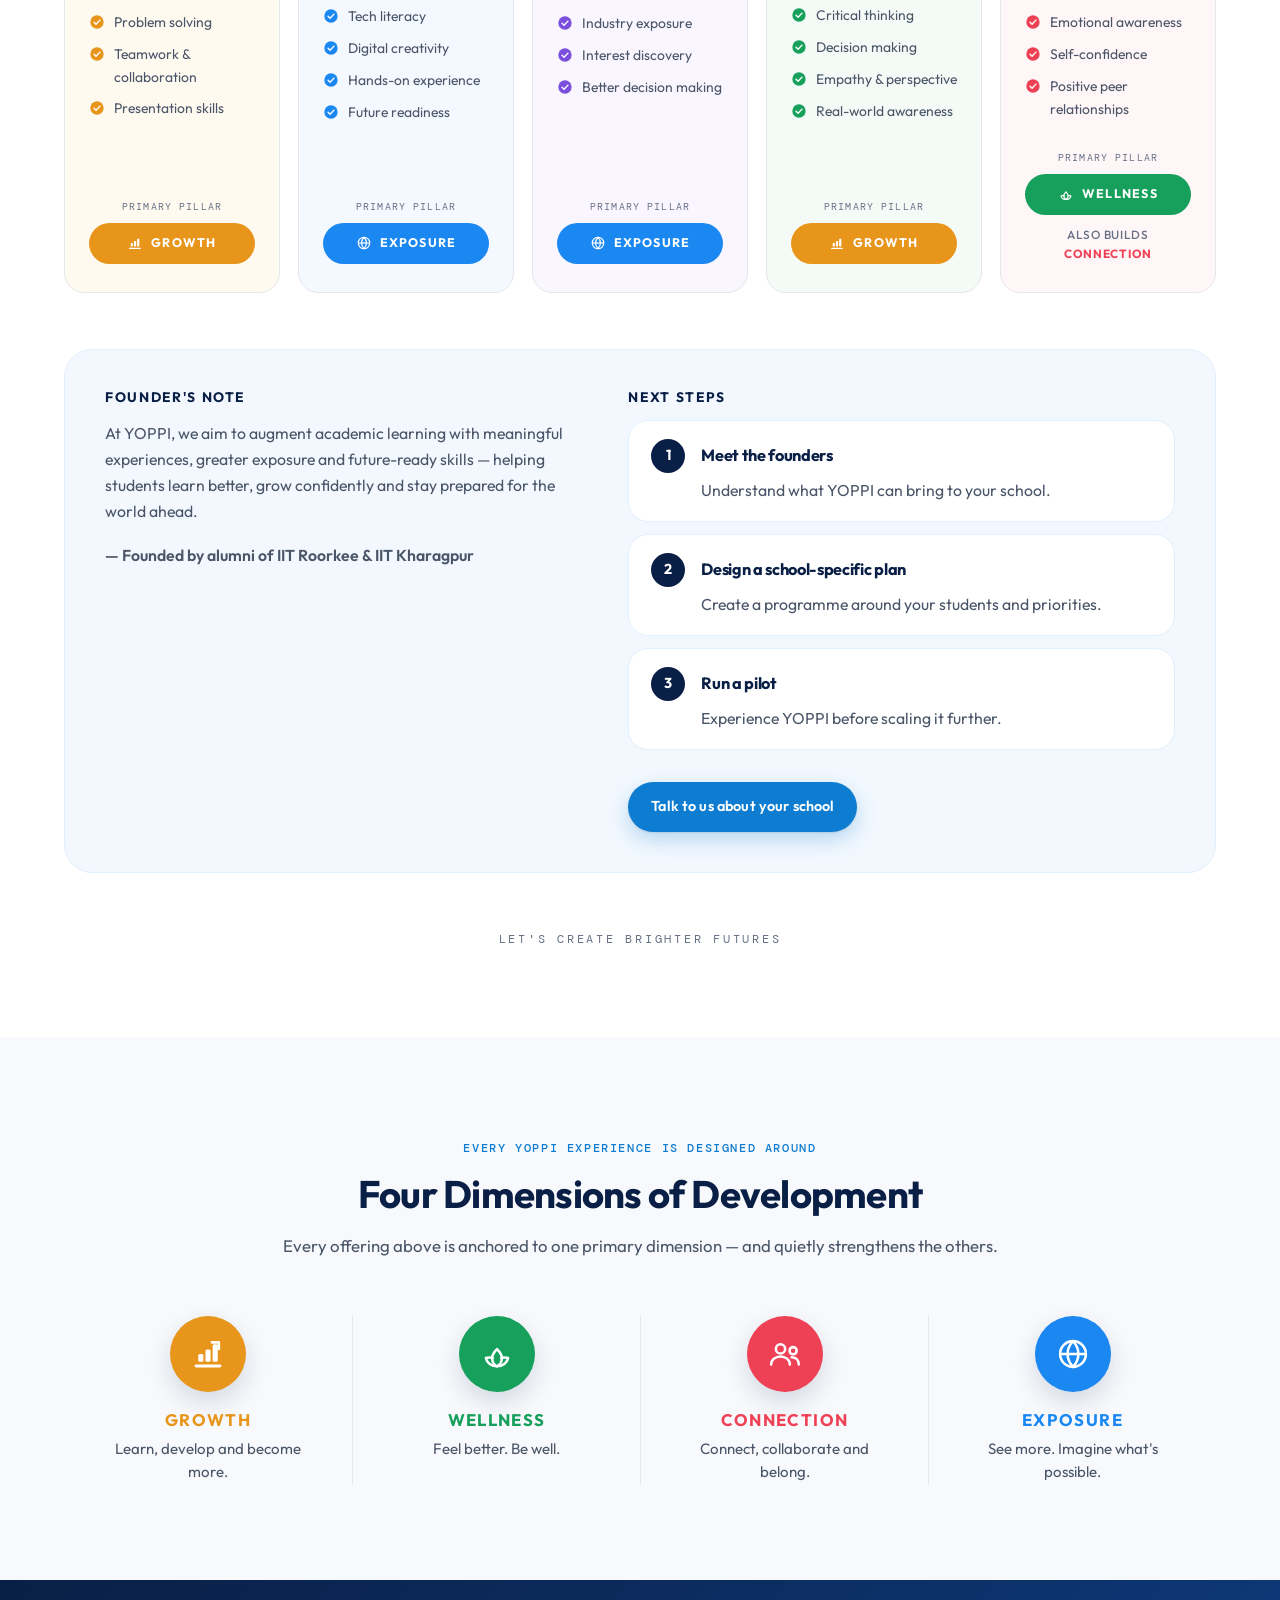
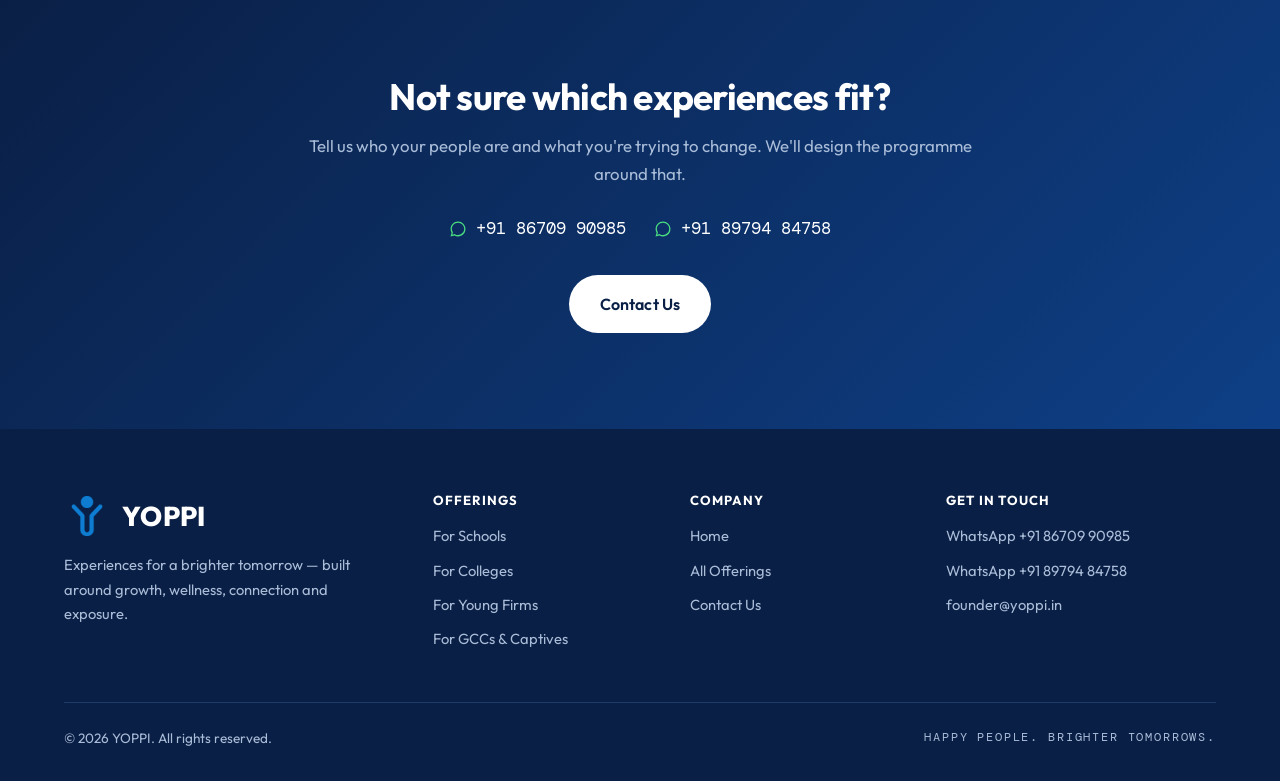
<file: offerings.html>
<!DOCTYPE html>
<html lang="en">
<head>
<meta charset="UTF-8" />
<meta name="viewport" content="width=device-width, initial-scale=1.0" />
<title>YOPPI Offerings — Schools, Colleges, Young Firms &amp; GCCs</title>
<meta name="description" content="Five unique YOPPI experiences for each audience we serve — schools, colleges, startups and SMEs, and GCCs and MNC captives. Five distinct outcomes each." />
<link rel="icon" type="image/png" sizes="any" href="assets/images/yoppi-icon-512.png?v=4" />
<link rel="apple-touch-icon" sizes="180x180" href="assets/images/yoppi-icon-180.png?v=4" />
<meta name="theme-color" content="#0d7cd1" />
<link rel="preconnect" href="https://fonts.googleapis.com" />
<link rel="preconnect" href="https://fonts.gstatic.com" crossorigin />
<link href="https://fonts.googleapis.com/css2?family=Outfit:wght@300;400;500;600;700;800&family=DM+Mono:wght@400;500&display=swap" rel="stylesheet" />
<link rel="stylesheet" href="assets/css/base.css" />
<link rel="stylesheet" href="assets/css/components.css" />
<link rel="stylesheet" href="assets/css/home.css" />
<link rel="stylesheet" href="assets/css/offerings.css" />
</head>
<body>

<header class="site-header">
  <div class="container nav">
    <a href="index.html" class="brand">
      <img src="assets/images/yoppi-icon-512.png?v=4" alt="" width="46" height="46" />
      <span class="brand-text">
        <span class="brand-name">YOPPI</span>
        <span class="brand-tagline">Experiences for a Brighter Tomorrow</span>
      </span>
    </a>
    <nav class="nav-links">
      <a href="index.html">Home</a>
      <div class="nav-item has-menu">
        <button type="button" class="nav-menu-toggle active" aria-expanded="false" aria-controls="offerings-menu">
          Offerings
          <svg class="chev" viewBox="0 0 24 24" fill="none" aria-hidden="true"><path d="m6 9 6 6 6-6" stroke="currentColor" stroke-width="2.2" stroke-linecap="round" stroke-linejoin="round"/></svg>
        </button>
        <div class="nav-menu" id="offerings-menu">
          <a href="offerings.html#schools" data-pillar="growth">Schools<small>Learning beyond the classroom</small></a>
          <a href="offerings.html#colleges" data-pillar="exposure">Colleges<small>From campus to what's next</small></a>
          <a href="offerings.html#young-firms" data-pillar="connection">Young Firms<small>Happier teams, stronger journeys</small></a>
          <a href="offerings.html#gccs" data-pillar="imagine">GCCs &amp; Captives<small>People experiences that perform</small></a>
        </div>
      </div>
      <a href="contact.html">Contact</a>
    </nav>
    <div class="nav-actions">
      <a href="https://wa.me/918670990985" class="btn btn-whatsapp" target="_blank" rel="noopener">
        <svg viewBox="0 0 24 24" aria-hidden="true"><path fill="currentColor" d="M12.04 2C6.58 2 2.13 6.45 2.13 11.91c0 1.75.46 3.45 1.32 4.95L2 22l5.25-1.38a9.9 9.9 0 0 0 4.79 1.22c5.46 0 9.91-4.45 9.91-9.91 0-2.65-1.03-5.14-2.9-7.01A9.82 9.82 0 0 0 12.04 2Zm0 18.02a8.2 8.2 0 0 1-4.2-1.15l-.3-.18-3.12.82.83-3.04-.2-.31a8.2 8.2 0 0 1-1.26-4.38c0-4.54 3.7-8.23 8.25-8.23a8.2 8.2 0 0 1 5.83 2.42 8.19 8.19 0 0 1 2.41 5.82c0 4.54-3.7 8.23-8.24 8.23Zm4.52-6.16c-.25-.12-1.47-.72-1.69-.81-.23-.08-.39-.12-.56.13-.16.25-.64.8-.79.97-.14.16-.29.19-.54.06-.25-.12-1.05-.39-1.99-1.23-.74-.66-1.23-1.47-1.38-1.72-.14-.25-.01-.38.11-.5.11-.11.25-.29.37-.43.13-.15.17-.25.25-.41.08-.17.04-.31-.02-.43-.06-.12-.56-1.34-.76-1.84-.2-.48-.4-.42-.56-.43h-.48c-.16 0-.43.06-.65.31-.22.25-.85.84-.85 2.04s.87 2.37 1 2.53c.12.17 1.72 2.62 4.16 3.68.58.25 1.03.4 1.39.51.58.19 1.11.16 1.53.1.47-.07 1.47-.6 1.67-1.18.21-.58.21-1.07.15-1.18-.06-.11-.23-.17-.48-.29Z"/></svg>
        WhatsApp Us
      </a>
      <button class="nav-toggle" aria-label="Toggle navigation" aria-expanded="false">
        <span></span><span></span><span></span>
      </button>
    </div>
  </div>
</header>

<main>

  <!-- ================= HERO + TABS ================= -->
  <section class="offerings-hero">
    <div class="container">
      <span class="pill">Our Product Offerings</span>
      <h1>Five unique experiences. Five distinct outcomes. For every audience we serve.</h1>
      <p>Pick the world you're in — the programmes, outcomes and next steps below are built for it.</p>

      <div class="tabs" role="tablist" aria-label="Choose an audience">
        <button type="button" class="tab" role="tab" id="tab-schools" data-audience="schools" aria-controls="panel-schools" aria-selected="true">
          <span class="tab-label">For</span>
          <span class="tab-name">Schools</span>
        </button>
        <button type="button" class="tab" role="tab" id="tab-colleges" data-audience="colleges" aria-controls="panel-colleges" aria-selected="false" tabindex="-1">
          <span class="tab-label">For</span>
          <span class="tab-name">Colleges</span>
        </button>
        <button type="button" class="tab" role="tab" id="tab-young-firms" data-audience="young-firms" aria-controls="panel-young-firms" aria-selected="false" tabindex="-1">
          <span class="tab-label">For Startups &amp; SMEs</span>
          <span class="tab-name">Young Firms</span>
        </button>
        <button type="button" class="tab" role="tab" id="tab-gccs" data-audience="gccs" aria-controls="panel-gccs" aria-selected="false" tabindex="-1">
          <span class="tab-label">For MNC Captives</span>
          <span class="tab-name">GCCs</span>
        </button>
      </div>
    </div>
  </section>

  <!-- ============================================================
       SCHOOLS
       ============================================================ -->
  <section class="panel" id="panel-schools" role="tabpanel" aria-labelledby="tab-schools" tabindex="0">
    <div class="container">

      <div class="panel-hero reveal">
        <div>
          <span class="eyebrow">For Schools</span>
          <h2>Upgrading the Education Experience.<span class="line-muted">For a Brighter Future.</span></h2>
          <p>YOPPI partners with schools to create meaningful learning experiences that go beyond the classroom — helping students learn better, grow confidently, connect deeper and gain exposure to the world around them.</p>
        </div>
        <div class="panel-quote" data-pillar="growth">
          <span class="panel-quote-mark">Happy learners.<br />Brighter futures.</span>
          <p>Five experiences that sit alongside the syllabus — building the mindset, skills and wellbeing that marks alone don't measure.</p>
        </div>
      </div>

      <div class="cred-strip panel-cred reveal">
        <div class="cred-item">
          <svg viewBox="0 0 24 24" fill="none" aria-hidden="true"><path d="M3 9.2 12 5l9 4.2-9 4.2-9-4.2Z" stroke="currentColor" stroke-width="1.6" stroke-linejoin="round"/><path d="M6.5 11.2v4.2c0 1.6 2.5 2.8 5.5 2.8s5.5-1.2 5.5-2.8v-4.2M20.6 9.8v5" stroke="currentColor" stroke-width="1.6" stroke-linecap="round" stroke-linejoin="round"/></svg>
          <span>Founded by alumni of <strong>IIT Roorkee &amp; IIT Kharagpur</strong></span>
        </div>
        <div class="cred-item">
          <svg viewBox="0 0 24 24" fill="none" aria-hidden="true"><path d="M4 20.5V9.8l8-5.3 8 5.3v10.7" stroke="currentColor" stroke-width="1.6" stroke-linejoin="round"/><path d="M2.5 20.5h19" stroke="currentColor" stroke-width="1.6" stroke-linecap="round"/><path d="M10 20.5V14h4v6.5" stroke="currentColor" stroke-width="1.6" stroke-linejoin="round"/></svg>
          <span>Currently piloting programmes across <strong>10+ schools</strong></span>
        </div>
      </div>

      <h3 class="section-head center reveal" style="margin:64px auto 32px;font-size:1.5rem;">Our product offerings for schools</h3>

      <div class="offer-grid reveal">

        <article class="offer-card" data-pillar="growth">
          <span class="offer-icon">
            <svg viewBox="0 0 24 24" fill="none" aria-hidden="true"><path d="M12 3c3 2 5 5.5 5 9.5L15 18H9l-2-5.5C7 8.5 9 5 12 3Z" stroke="currentColor" stroke-width="1.7" stroke-linejoin="round"/><circle cx="12" cy="10" r="1.9" stroke="currentColor" stroke-width="1.7"/><path d="M9 18c-1 1-1.3 2-1.1 3 1 .2 2.1-.1 3.1-1.1M15 18c1 1 1.3 2 1.1 3-1 .2-2.1-.1-3.1-1.1" stroke="currentColor" stroke-width="1.7" stroke-linejoin="round"/></svg>
          </span>
          <h3>Startup Sprint</h3>
          <p class="offer-lede">From curious students to confident problem-solvers.</p>
          <p class="offer-body">Identify real problems, form teams, develop ideas, create solutions and pitch your idea.</p>
          <div class="offer-outcomes">
            <span class="offer-outcomes-label">Key outcomes</span>
            <ul>
              <li><svg viewBox="0 0 24 24" aria-hidden="true"><circle cx="12" cy="12" r="10" fill="currentColor"/><path d="M7.6 12.4l3 3 5.8-6.2" fill="none" stroke="#fff" stroke-width="2.1" stroke-linecap="round" stroke-linejoin="round"/></svg><span>Entrepreneurial mindset</span></li>
              <li><svg viewBox="0 0 24 24" aria-hidden="true"><circle cx="12" cy="12" r="10" fill="currentColor"/><path d="M7.6 12.4l3 3 5.8-6.2" fill="none" stroke="#fff" stroke-width="2.1" stroke-linecap="round" stroke-linejoin="round"/></svg><span>Problem solving</span></li>
              <li><svg viewBox="0 0 24 24" aria-hidden="true"><circle cx="12" cy="12" r="10" fill="currentColor"/><path d="M7.6 12.4l3 3 5.8-6.2" fill="none" stroke="#fff" stroke-width="2.1" stroke-linecap="round" stroke-linejoin="round"/></svg><span>Teamwork &amp; collaboration</span></li>
              <li><svg viewBox="0 0 24 24" aria-hidden="true"><circle cx="12" cy="12" r="10" fill="currentColor"/><path d="M7.6 12.4l3 3 5.8-6.2" fill="none" stroke="#fff" stroke-width="2.1" stroke-linecap="round" stroke-linejoin="round"/></svg><span>Presentation skills</span></li>
            </ul>
          </div>
          <div class="offer-foot">
            <span class="offer-foot-label">Primary pillar</span>
            <span class="pillar-tag">
              <svg viewBox="0 0 24 24" fill="none" aria-hidden="true"><path d="M4 20h16" stroke="currentColor" stroke-width="2" stroke-linecap="round"/><rect x="5.5" y="12" width="3.3" height="5.2" rx="1" fill="currentColor"/><rect x="10.4" y="9" width="3.3" height="8.2" rx="1" fill="currentColor"/><rect x="15.2" y="5.6" width="3.3" height="11.6" rx="1" fill="currentColor"/></svg>
              Growth
            </span>
          </div>
        </article>

        <article class="offer-card" data-pillar="exposure">
          <span class="offer-icon">
            <svg viewBox="0 0 24 24" fill="none" aria-hidden="true"><rect x="3.8" y="5" width="16.4" height="11" rx="1.8" stroke="currentColor" stroke-width="1.7"/><path d="M2.5 19h19" stroke="currentColor" stroke-width="1.7" stroke-linecap="round"/><path d="M8.6 12.2 7 10.5l1.6-1.7M15.4 12.2l1.6-1.7-1.6-1.7M13 8l-2 5" stroke="currentColor" stroke-width="1.6" stroke-linecap="round" stroke-linejoin="round"/></svg>
          </span>
          <h3>Future Skills Lab</h3>
          <p class="offer-lede">Helping students understand, create and thrive in a changing world.</p>
          <p class="offer-body">Hands-on experiences in AI, digital tools, creativity and emerging technologies to build future-ready skills.</p>
          <div class="offer-outcomes">
            <span class="offer-outcomes-label">Key outcomes</span>
            <ul>
              <li><svg viewBox="0 0 24 24" aria-hidden="true"><circle cx="12" cy="12" r="10" fill="currentColor"/><path d="M7.6 12.4l3 3 5.8-6.2" fill="none" stroke="#fff" stroke-width="2.1" stroke-linecap="round" stroke-linejoin="round"/></svg><span>Tech literacy</span></li>
              <li><svg viewBox="0 0 24 24" aria-hidden="true"><circle cx="12" cy="12" r="10" fill="currentColor"/><path d="M7.6 12.4l3 3 5.8-6.2" fill="none" stroke="#fff" stroke-width="2.1" stroke-linecap="round" stroke-linejoin="round"/></svg><span>Digital creativity</span></li>
              <li><svg viewBox="0 0 24 24" aria-hidden="true"><circle cx="12" cy="12" r="10" fill="currentColor"/><path d="M7.6 12.4l3 3 5.8-6.2" fill="none" stroke="#fff" stroke-width="2.1" stroke-linecap="round" stroke-linejoin="round"/></svg><span>Hands-on experience</span></li>
              <li><svg viewBox="0 0 24 24" aria-hidden="true"><circle cx="12" cy="12" r="10" fill="currentColor"/><path d="M7.6 12.4l3 3 5.8-6.2" fill="none" stroke="#fff" stroke-width="2.1" stroke-linecap="round" stroke-linejoin="round"/></svg><span>Future readiness</span></li>
            </ul>
          </div>
          <div class="offer-foot">
            <span class="offer-foot-label">Primary pillar</span>
            <span class="pillar-tag">
              <svg viewBox="0 0 24 24" fill="none" aria-hidden="true"><circle cx="12" cy="12" r="8.6" stroke="currentColor" stroke-width="1.8"/><path d="M3.4 12h17.2" stroke="currentColor" stroke-width="1.8"/><path d="M12 3.4c2.4 2.5 3.6 5.4 3.6 8.6S14.4 18.1 12 20.6c-2.4-2.5-3.6-5.4-3.6-8.6S9.6 5.9 12 3.4Z" stroke="currentColor" stroke-width="1.8" stroke-linejoin="round"/></svg>
              Exposure
            </span>
          </div>
        </article>

        <article class="offer-card" data-pillar="imagine">
          <span class="offer-icon">
            <svg viewBox="0 0 24 24" fill="none" aria-hidden="true"><circle cx="12" cy="12" r="8.2" stroke="currentColor" stroke-width="1.7"/><circle cx="12" cy="12" r="4.2" stroke="currentColor" stroke-width="1.7"/><circle cx="12" cy="12" r="1.3" fill="currentColor"/></svg>
          </span>
          <h3>Career Simulator</h3>
          <p class="offer-lede">Don't just learn about careers. Experience them.</p>
          <p class="offer-body">Immersive simulations that let students explore different professions, industries and real-world work environments.</p>
          <div class="offer-outcomes">
            <span class="offer-outcomes-label">Key outcomes</span>
            <ul>
              <li><svg viewBox="0 0 24 24" aria-hidden="true"><circle cx="12" cy="12" r="10" fill="currentColor"/><path d="M7.6 12.4l3 3 5.8-6.2" fill="none" stroke="#fff" stroke-width="2.1" stroke-linecap="round" stroke-linejoin="round"/></svg><span>Career awareness</span></li>
              <li><svg viewBox="0 0 24 24" aria-hidden="true"><circle cx="12" cy="12" r="10" fill="currentColor"/><path d="M7.6 12.4l3 3 5.8-6.2" fill="none" stroke="#fff" stroke-width="2.1" stroke-linecap="round" stroke-linejoin="round"/></svg><span>Industry exposure</span></li>
              <li><svg viewBox="0 0 24 24" aria-hidden="true"><circle cx="12" cy="12" r="10" fill="currentColor"/><path d="M7.6 12.4l3 3 5.8-6.2" fill="none" stroke="#fff" stroke-width="2.1" stroke-linecap="round" stroke-linejoin="round"/></svg><span>Interest discovery</span></li>
              <li><svg viewBox="0 0 24 24" aria-hidden="true"><circle cx="12" cy="12" r="10" fill="currentColor"/><path d="M7.6 12.4l3 3 5.8-6.2" fill="none" stroke="#fff" stroke-width="2.1" stroke-linecap="round" stroke-linejoin="round"/></svg><span>Better decision making</span></li>
            </ul>
          </div>
          <div class="offer-foot">
            <span class="offer-foot-label">Primary pillar</span>
            <span class="pillar-tag" style="background:var(--exposure);">
              <svg viewBox="0 0 24 24" fill="none" aria-hidden="true"><circle cx="12" cy="12" r="8.6" stroke="currentColor" stroke-width="1.8"/><path d="M3.4 12h17.2" stroke="currentColor" stroke-width="1.8"/><path d="M12 3.4c2.4 2.5 3.6 5.4 3.6 8.6S14.4 18.1 12 20.6c-2.4-2.5-3.6-5.4-3.6-8.6S9.6 5.9 12 3.4Z" stroke="currentColor" stroke-width="1.8" stroke-linejoin="round"/></svg>
              Exposure
            </span>
          </div>
        </article>

        <article class="offer-card" data-pillar="wellness">
          <span class="offer-icon">
            <svg viewBox="0 0 24 24" fill="none" aria-hidden="true"><path d="M12 3.2a5.6 5.6 0 0 0-3.1 10.3V16h6.2v-2.5A5.6 5.6 0 0 0 12 3.2Z" stroke="currentColor" stroke-width="1.7" stroke-linejoin="round"/><path d="M9.6 18.5h4.8M10.6 21h2.8" stroke="currentColor" stroke-width="1.7" stroke-linecap="round"/></svg>
          </span>
          <h3>Scenario Learning</h3>
          <p class="offer-lede">Learn from home. Think through the real world.</p>
          <p class="offer-body">Interactive, scenario-based learning on our digital platform — make decisions, understand consequences and continue with in-person experiences.</p>
          <div class="offer-outcomes">
            <span class="offer-outcomes-label">Key outcomes</span>
            <ul>
              <li><svg viewBox="0 0 24 24" aria-hidden="true"><circle cx="12" cy="12" r="10" fill="currentColor"/><path d="M7.6 12.4l3 3 5.8-6.2" fill="none" stroke="#fff" stroke-width="2.1" stroke-linecap="round" stroke-linejoin="round"/></svg><span>Critical thinking</span></li>
              <li><svg viewBox="0 0 24 24" aria-hidden="true"><circle cx="12" cy="12" r="10" fill="currentColor"/><path d="M7.6 12.4l3 3 5.8-6.2" fill="none" stroke="#fff" stroke-width="2.1" stroke-linecap="round" stroke-linejoin="round"/></svg><span>Decision making</span></li>
              <li><svg viewBox="0 0 24 24" aria-hidden="true"><circle cx="12" cy="12" r="10" fill="currentColor"/><path d="M7.6 12.4l3 3 5.8-6.2" fill="none" stroke="#fff" stroke-width="2.1" stroke-linecap="round" stroke-linejoin="round"/></svg><span>Empathy &amp; perspective</span></li>
              <li><svg viewBox="0 0 24 24" aria-hidden="true"><circle cx="12" cy="12" r="10" fill="currentColor"/><path d="M7.6 12.4l3 3 5.8-6.2" fill="none" stroke="#fff" stroke-width="2.1" stroke-linecap="round" stroke-linejoin="round"/></svg><span>Real-world awareness</span></li>
            </ul>
          </div>
          <div class="offer-foot">
            <span class="offer-foot-label">Primary pillar</span>
            <span class="pillar-tag" style="background:var(--growth);">
              <svg viewBox="0 0 24 24" fill="none" aria-hidden="true"><path d="M4 20h16" stroke="currentColor" stroke-width="2" stroke-linecap="round"/><rect x="5.5" y="12" width="3.3" height="5.2" rx="1" fill="currentColor"/><rect x="10.4" y="9" width="3.3" height="8.2" rx="1" fill="currentColor"/><rect x="15.2" y="5.6" width="3.3" height="11.6" rx="1" fill="currentColor"/></svg>
              Growth
            </span>
          </div>
        </article>

        <article class="offer-card" data-pillar="connection">
          <span class="offer-icon">
            <svg viewBox="0 0 24 24" fill="none" aria-hidden="true"><path d="M12 20.2s-3.3-1.7-3.3-5.4c0-2.7 3.3-6 3.3-6s3.3 3.3 3.3 6c0 3.7-3.3 5.4-3.3 5.4Z" stroke="currentColor" stroke-width="1.7" stroke-linejoin="round"/><path d="M12 20.2c-3.7 0-6.8-2.3-7.4-5.5 2.7-.9 5.2.3 5.2.3M12 20.2c3.7 0 6.8-2.3 7.4-5.5-2.7-.9-5.2.3-5.2.3" stroke="currentColor" stroke-width="1.7" stroke-linejoin="round"/></svg>
          </span>
          <h3>GrowWell</h3>
          <p class="offer-lede">Because growth is bigger than marks.</p>
          <p class="offer-body">Yoga, mindfulness, movement and confidence-building activities to support physical, social and emotional wellbeing.</p>
          <div class="offer-outcomes">
            <span class="offer-outcomes-label">Key outcomes</span>
            <ul>
              <li><svg viewBox="0 0 24 24" aria-hidden="true"><circle cx="12" cy="12" r="10" fill="currentColor"/><path d="M7.6 12.4l3 3 5.8-6.2" fill="none" stroke="#fff" stroke-width="2.1" stroke-linecap="round" stroke-linejoin="round"/></svg><span>Healthy habits</span></li>
              <li><svg viewBox="0 0 24 24" aria-hidden="true"><circle cx="12" cy="12" r="10" fill="currentColor"/><path d="M7.6 12.4l3 3 5.8-6.2" fill="none" stroke="#fff" stroke-width="2.1" stroke-linecap="round" stroke-linejoin="round"/></svg><span>Emotional awareness</span></li>
              <li><svg viewBox="0 0 24 24" aria-hidden="true"><circle cx="12" cy="12" r="10" fill="currentColor"/><path d="M7.6 12.4l3 3 5.8-6.2" fill="none" stroke="#fff" stroke-width="2.1" stroke-linecap="round" stroke-linejoin="round"/></svg><span>Self-confidence</span></li>
              <li><svg viewBox="0 0 24 24" aria-hidden="true"><circle cx="12" cy="12" r="10" fill="currentColor"/><path d="M7.6 12.4l3 3 5.8-6.2" fill="none" stroke="#fff" stroke-width="2.1" stroke-linecap="round" stroke-linejoin="round"/></svg><span>Positive peer relationships</span></li>
            </ul>
          </div>
          <div class="offer-foot">
            <span class="offer-foot-label">Primary pillar</span>
            <span class="pillar-tag" style="background:var(--wellness);">
              <svg viewBox="0 0 24 24" fill="none" aria-hidden="true"><path d="M12 20.2s-3.3-1.7-3.3-5.4c0-2.7 3.3-6 3.3-6s3.3 3.3 3.3 6c0 3.7-3.3 5.4-3.3 5.4Z" stroke="currentColor" stroke-width="1.8" stroke-linejoin="round"/><path d="M12 20.2c-3.7 0-6.8-2.3-7.4-5.5 2.7-.9 5.2.3 5.2.3M12 20.2c3.7 0 6.8-2.3 7.4-5.5-2.7-.9-5.2.3-5.2.3" stroke="currentColor" stroke-width="1.8" stroke-linejoin="round"/></svg>
              Wellness
            </span>
            <span class="offer-also">Also builds <strong style="color:var(--connection);">Connection</strong></span>
          </div>
        </article>

      </div>

      <div class="note-block reveal" style="margin-top:56px;">
        <div>
          <h3>Founder's note</h3>
          <p>At YOPPI, we aim to augment academic learning with meaningful experiences, greater exposure and future-ready skills — helping students learn better, grow confidently and stay prepared for the world ahead.</p>
          <p class="note-sign">— Founded by alumni of IIT Roorkee &amp; IIT Kharagpur</p>
        </div>
        <div class="note-steps">
          <h3>Next steps</h3>
          <div class="steps">
            <div class="step">
              <span class="step-num">1</span>
              <h4>Meet the founders</h4>
              <p>Understand what YOPPI can bring to your school.</p>
            </div>
            <div class="step">
              <span class="step-num">2</span>
              <h4>Design a school-specific plan</h4>
              <p>Create a programme around your students and priorities.</p>
            </div>
            <div class="step">
              <span class="step-num">3</span>
              <h4>Run a pilot</h4>
              <p>Experience YOPPI before scaling it further.</p>
            </div>
          </div>
          <div class="hero-cta">
            <a href="contact.html" class="btn btn-primary">Talk to us about your school</a>
          </div>
        </div>
      </div>

      <p class="panel-close">Let's create brighter futures</p>
    </div>
  </section>

  <!-- ============================================================
       COLLEGES
       ============================================================ -->
  <section class="panel" id="panel-colleges" role="tabpanel" aria-labelledby="tab-colleges" tabindex="0" hidden>
    <div class="container">

      <div class="panel-hero reveal">
        <div>
          <span class="eyebrow">For Colleges</span>
          <h2>From Campus to What's Next.<span class="line-muted">For a Brighter Future.</span></h2>
          <p>YOPPI partners with colleges to create impactful experiences that make students industry-ready — helping them build skills, gain real-world exposure, stay well and discover their potential.</p>
        </div>
        <div class="panel-quote" data-pillar="exposure">
          <span class="panel-quote-mark">Same students.<br />Bigger possibilities.</span>
          <p>Placement readiness, industry mentorship, wellbeing and sport — the pieces that turn a degree into a career.</p>
        </div>
      </div>

      <div class="cred-strip panel-cred reveal">
        <div class="cred-item">
          <svg viewBox="0 0 24 24" fill="none" aria-hidden="true"><path d="M3 9.2 12 5l9 4.2-9 4.2-9-4.2Z" stroke="currentColor" stroke-width="1.6" stroke-linejoin="round"/><path d="M6.5 11.2v4.2c0 1.6 2.5 2.8 5.5 2.8s5.5-1.2 5.5-2.8v-4.2M20.6 9.8v5" stroke="currentColor" stroke-width="1.6" stroke-linecap="round" stroke-linejoin="round"/></svg>
          <span>Founded by alumni of <strong>IIT Roorkee &amp; IIT Kharagpur</strong></span>
        </div>
        <div class="cred-item">
          <svg viewBox="0 0 24 24" fill="none" aria-hidden="true"><path d="M4 20.5V9.8l8-5.3 8 5.3v10.7" stroke="currentColor" stroke-width="1.6" stroke-linejoin="round"/><path d="M2.5 20.5h19" stroke="currentColor" stroke-width="1.6" stroke-linecap="round"/><path d="M10 20.5V14h4v6.5" stroke="currentColor" stroke-width="1.6" stroke-linejoin="round"/></svg>
          <span>Partnering with colleges to create <strong>industry-ready talent</strong></span>
        </div>
      </div>

      <h3 class="section-head center reveal" style="margin:64px auto 32px;font-size:1.5rem;">Our product offerings for colleges</h3>

      <div class="offer-grid reveal">

        <article class="offer-card" data-pillar="growth">
          <span class="offer-icon">
            <svg viewBox="0 0 24 24" fill="none" aria-hidden="true"><rect x="3" y="4.5" width="18" height="12.4" rx="1.8" stroke="currentColor" stroke-width="1.7"/><path d="M9 20.8h6M12 16.9v3.9" stroke="currentColor" stroke-width="1.7" stroke-linecap="round"/><circle cx="12" cy="9.2" r="1.9" stroke="currentColor" stroke-width="1.6"/><path d="M8.9 14c.5-1.6 1.7-2.4 3.1-2.4s2.6.8 3.1 2.4" stroke="currentColor" stroke-width="1.6" stroke-linecap="round"/></svg>
          </span>
          <h3>OneStop Placements</h3>
          <p class="offer-lede">Placement readiness, powered by AI.</p>
          <p class="offer-body">Mock interviews, ATS resume checks, aptitude and coding practice, and TPO readiness dashboards.</p>
          <div class="offer-outcomes">
            <span class="offer-outcomes-label">Key outcomes</span>
            <ul>
              <li><svg viewBox="0 0 24 24" aria-hidden="true"><circle cx="12" cy="12" r="10" fill="currentColor"/><path d="M7.6 12.4l3 3 5.8-6.2" fill="none" stroke="#fff" stroke-width="2.1" stroke-linecap="round" stroke-linejoin="round"/></svg><span>Higher placement rates</span></li>
              <li><svg viewBox="0 0 24 24" aria-hidden="true"><circle cx="12" cy="12" r="10" fill="currentColor"/><path d="M7.6 12.4l3 3 5.8-6.2" fill="none" stroke="#fff" stroke-width="2.1" stroke-linecap="round" stroke-linejoin="round"/></svg><span>Interview-ready talent</span></li>
              <li><svg viewBox="0 0 24 24" aria-hidden="true"><circle cx="12" cy="12" r="10" fill="currentColor"/><path d="M7.6 12.4l3 3 5.8-6.2" fill="none" stroke="#fff" stroke-width="2.1" stroke-linecap="round" stroke-linejoin="round"/></svg><span>Data-driven TPO insights</span></li>
            </ul>
          </div>
          <div class="offer-foot">
            <span class="offer-foot-label">Primary pillar</span>
            <span class="pillar-tag">
              <svg viewBox="0 0 24 24" fill="none" aria-hidden="true"><path d="M4 20h16" stroke="currentColor" stroke-width="2" stroke-linecap="round"/><rect x="5.5" y="12" width="3.3" height="5.2" rx="1" fill="currentColor"/><rect x="10.4" y="9" width="3.3" height="8.2" rx="1" fill="currentColor"/><rect x="15.2" y="5.6" width="3.3" height="11.6" rx="1" fill="currentColor"/></svg>
              Growth
            </span>
          </div>
        </article>

        <article class="offer-card" data-pillar="exposure">
          <span class="offer-icon">
            <svg viewBox="0 0 24 24" fill="none" aria-hidden="true"><circle cx="8.4" cy="8.2" r="3" stroke="currentColor" stroke-width="1.7"/><path d="M2.8 19.4c0-3.1 2.5-5.2 5.6-5.2s5.6 2.1 5.6 5.2" stroke="currentColor" stroke-width="1.7" stroke-linecap="round"/><path d="M14.6 4h6.6v5.2h-2.3l-2.4 2.3V9.2h-1.9V4Z" stroke="currentColor" stroke-width="1.6" stroke-linejoin="round"/></svg>
          </span>
          <h3>Veterans Workshops</h3>
          <p class="offer-lede">Learn from people who have done the job.</p>
          <p class="offer-body">Industry-led workshops and mentorship from experienced professionals to build practical knowledge and interview readiness.</p>
          <div class="offer-outcomes">
            <span class="offer-outcomes-label">Key outcomes</span>
            <ul>
              <li><svg viewBox="0 0 24 24" aria-hidden="true"><circle cx="12" cy="12" r="10" fill="currentColor"/><path d="M7.6 12.4l3 3 5.8-6.2" fill="none" stroke="#fff" stroke-width="2.1" stroke-linecap="round" stroke-linejoin="round"/></svg><span>Industry exposure</span></li>
              <li><svg viewBox="0 0 24 24" aria-hidden="true"><circle cx="12" cy="12" r="10" fill="currentColor"/><path d="M7.6 12.4l3 3 5.8-6.2" fill="none" stroke="#fff" stroke-width="2.1" stroke-linecap="round" stroke-linejoin="round"/></svg><span>Practical skills</span></li>
              <li><svg viewBox="0 0 24 24" aria-hidden="true"><circle cx="12" cy="12" r="10" fill="currentColor"/><path d="M7.6 12.4l3 3 5.8-6.2" fill="none" stroke="#fff" stroke-width="2.1" stroke-linecap="round" stroke-linejoin="round"/></svg><span>Stronger professional network</span></li>
            </ul>
          </div>
          <div class="offer-foot">
            <span class="offer-foot-label">Primary pillar</span>
            <span class="pillar-tag">
              <svg viewBox="0 0 24 24" fill="none" aria-hidden="true"><circle cx="12" cy="12" r="8.6" stroke="currentColor" stroke-width="1.8"/><path d="M3.4 12h17.2" stroke="currentColor" stroke-width="1.8"/><path d="M12 3.4c2.4 2.5 3.6 5.4 3.6 8.6S14.4 18.1 12 20.6c-2.4-2.5-3.6-5.4-3.6-8.6S9.6 5.9 12 3.4Z" stroke="currentColor" stroke-width="1.8" stroke-linejoin="round"/></svg>
              Exposure
            </span>
          </div>
        </article>

        <article class="offer-card" data-pillar="wellness">
          <span class="offer-icon">
            <svg viewBox="0 0 24 24" fill="none" aria-hidden="true"><path d="M12 20.2s-3.3-1.7-3.3-5.4c0-2.7 3.3-6 3.3-6s3.3 3.3 3.3 6c0 3.7-3.3 5.4-3.3 5.4Z" stroke="currentColor" stroke-width="1.7" stroke-linejoin="round"/><path d="M12 20.2c-3.7 0-6.8-2.3-7.4-5.5 2.7-.9 5.2.3 5.2.3M12 20.2c3.7 0 6.8-2.3 7.4-5.5-2.7-.9-5.2.3-5.2.3" stroke="currentColor" stroke-width="1.7" stroke-linejoin="round"/></svg>
          </span>
          <h3>Campus Calm</h3>
          <p class="offer-lede">Support before stress becomes a crisis.</p>
          <p class="offer-body">Exam-stress programmes and AI wellbeing support with counsellor escalation.</p>
          <div class="offer-outcomes">
            <span class="offer-outcomes-label">Key outcomes</span>
            <ul>
              <li><svg viewBox="0 0 24 24" aria-hidden="true"><circle cx="12" cy="12" r="10" fill="currentColor"/><path d="M7.6 12.4l3 3 5.8-6.2" fill="none" stroke="#fff" stroke-width="2.1" stroke-linecap="round" stroke-linejoin="round"/></svg><span>Reduced stress and anxiety</span></li>
              <li><svg viewBox="0 0 24 24" aria-hidden="true"><circle cx="12" cy="12" r="10" fill="currentColor"/><path d="M7.6 12.4l3 3 5.8-6.2" fill="none" stroke="#fff" stroke-width="2.1" stroke-linecap="round" stroke-linejoin="round"/></svg><span>Improved mental wellbeing</span></li>
              <li><svg viewBox="0 0 24 24" aria-hidden="true"><circle cx="12" cy="12" r="10" fill="currentColor"/><path d="M7.6 12.4l3 3 5.8-6.2" fill="none" stroke="#fff" stroke-width="2.1" stroke-linecap="round" stroke-linejoin="round"/></svg><span>Timely professional support</span></li>
            </ul>
          </div>
          <div class="offer-foot">
            <span class="offer-foot-label">Primary pillar</span>
            <span class="pillar-tag">
              <svg viewBox="0 0 24 24" fill="none" aria-hidden="true"><path d="M12 20.2s-3.3-1.7-3.3-5.4c0-2.7 3.3-6 3.3-6s3.3 3.3 3.3 6c0 3.7-3.3 5.4-3.3 5.4Z" stroke="currentColor" stroke-width="1.8" stroke-linejoin="round"/><path d="M12 20.2c-3.7 0-6.8-2.3-7.4-5.5 2.7-.9 5.2.3 5.2.3M12 20.2c3.7 0 6.8-2.3 7.4-5.5-2.7-.9-5.2.3-5.2.3" stroke="currentColor" stroke-width="1.8" stroke-linejoin="round"/></svg>
              Wellness
            </span>
          </div>
        </article>

        <article class="offer-card" data-pillar="connection">
          <span class="offer-icon">
            <svg viewBox="0 0 24 24" fill="none" aria-hidden="true"><circle cx="12" cy="12" r="8.2" stroke="currentColor" stroke-width="1.7"/><circle cx="12" cy="12" r="4.2" stroke="currentColor" stroke-width="1.7"/><circle cx="12" cy="12" r="1.3" fill="currentColor"/></svg>
          </span>
          <h3>Career Simulator</h3>
          <p class="offer-lede">Try the job before you choose it.</p>
          <p class="offer-body">Immersive career simulations that let students experience different professions and discover their interests.</p>
          <div class="offer-outcomes">
            <span class="offer-outcomes-label">Key outcomes</span>
            <ul>
              <li><svg viewBox="0 0 24 24" aria-hidden="true"><circle cx="12" cy="12" r="10" fill="currentColor"/><path d="M7.6 12.4l3 3 5.8-6.2" fill="none" stroke="#fff" stroke-width="2.1" stroke-linecap="round" stroke-linejoin="round"/></svg><span>Career awareness</span></li>
              <li><svg viewBox="0 0 24 24" aria-hidden="true"><circle cx="12" cy="12" r="10" fill="currentColor"/><path d="M7.6 12.4l3 3 5.8-6.2" fill="none" stroke="#fff" stroke-width="2.1" stroke-linecap="round" stroke-linejoin="round"/></svg><span>Better decision making</span></li>
              <li><svg viewBox="0 0 24 24" aria-hidden="true"><circle cx="12" cy="12" r="10" fill="currentColor"/><path d="M7.6 12.4l3 3 5.8-6.2" fill="none" stroke="#fff" stroke-width="2.1" stroke-linecap="round" stroke-linejoin="round"/></svg><span>Informed students and parents</span></li>
            </ul>
          </div>
          <div class="offer-foot">
            <span class="offer-foot-label">Primary pillar</span>
            <span class="pillar-tag" style="background:var(--growth);">
              <svg viewBox="0 0 24 24" fill="none" aria-hidden="true"><path d="M4 20h16" stroke="currentColor" stroke-width="2" stroke-linecap="round"/><rect x="5.5" y="12" width="3.3" height="5.2" rx="1" fill="currentColor"/><rect x="10.4" y="9" width="3.3" height="8.2" rx="1" fill="currentColor"/><rect x="15.2" y="5.6" width="3.3" height="11.6" rx="1" fill="currentColor"/></svg>
              Growth
            </span>
          </div>
        </article>

        <article class="offer-card" data-pillar="imagine">
          <span class="offer-icon">
            <svg viewBox="0 0 24 24" fill="none" aria-hidden="true"><circle cx="14.6" cy="4.9" r="2.1" stroke="currentColor" stroke-width="1.7"/><path d="M7 21.2l3.2-5.2 3-1.9-1.2-4.4-3.4 2.2-2.2 2" stroke="currentColor" stroke-width="1.7" stroke-linecap="round" stroke-linejoin="round"/><path d="M12 9.7l3.7 2.2 1.6 3.4M17.6 21.2 16 17.4" stroke="currentColor" stroke-width="1.7" stroke-linecap="round" stroke-linejoin="round"/></svg>
          </span>
          <h3>Sports Infra as a Service</h3>
          <p class="offer-lede">One partner for every court, kit and consumable.</p>
          <p class="offer-body">A one-stop partner for sports infrastructure with equipment, leasing, maintenance, repairs and consumables through a simple app.</p>
          <div class="offer-outcomes">
            <span class="offer-outcomes-label">Key outcomes</span>
            <ul>
              <li><svg viewBox="0 0 24 24" aria-hidden="true"><circle cx="12" cy="12" r="10" fill="currentColor"/><path d="M7.6 12.4l3 3 5.8-6.2" fill="none" stroke="#fff" stroke-width="2.1" stroke-linecap="round" stroke-linejoin="round"/></svg><span>Higher sports participation</span></li>
              <li><svg viewBox="0 0 24 24" aria-hidden="true"><circle cx="12" cy="12" r="10" fill="currentColor"/><path d="M7.6 12.4l3 3 5.8-6.2" fill="none" stroke="#fff" stroke-width="2.1" stroke-linecap="round" stroke-linejoin="round"/></svg><span>Better equipment uptime</span></li>
              <li><svg viewBox="0 0 24 24" aria-hidden="true"><circle cx="12" cy="12" r="10" fill="currentColor"/><path d="M7.6 12.4l3 3 5.8-6.2" fill="none" stroke="#fff" stroke-width="2.1" stroke-linecap="round" stroke-linejoin="round"/></svg><span>Hassle-free operations</span></li>
            </ul>
          </div>
          <div class="offer-foot">
            <span class="offer-foot-label">Primary pillar</span>
            <span class="pillar-tag" style="background:var(--wellness);">
              <svg viewBox="0 0 24 24" fill="none" aria-hidden="true"><path d="M12 20.2s-3.3-1.7-3.3-5.4c0-2.7 3.3-6 3.3-6s3.3 3.3 3.3 6c0 3.7-3.3 5.4-3.3 5.4Z" stroke="currentColor" stroke-width="1.8" stroke-linejoin="round"/><path d="M12 20.2c-3.7 0-6.8-2.3-7.4-5.5 2.7-.9 5.2.3 5.2.3M12 20.2c3.7 0 6.8-2.3 7.4-5.5-2.7-.9-5.2.3-5.2.3" stroke="currentColor" stroke-width="1.8" stroke-linejoin="round"/></svg>
              Wellness
            </span>
            <span class="offer-also">Also builds <strong style="color:var(--connection);">Connection</strong></span>
          </div>
        </article>

      </div>

      <div class="note-block reveal" style="margin-top:56px;">
        <div>
          <h3>Founder's note</h3>
          <p>At YOPPI, we aim to augment academic learning with meaningful experiences, greater exposure and future-ready skills — helping students learn better, grow confidently and stay prepared for the world ahead.</p>
          <p class="note-sign">— Founded by alumni of IIT Roorkee &amp; IIT Kharagpur</p>
        </div>
        <div class="note-steps">
          <h3>Next steps</h3>
          <div class="steps">
            <div class="step">
              <span class="step-num">1</span>
              <h4>Meet the team</h4>
              <p>Understand how YOPPI can work for your college.</p>
            </div>
            <div class="step">
              <span class="step-num">2</span>
              <h4>Design a campus plan</h4>
              <p>Create a customised programme around your student needs and goals.</p>
            </div>
            <div class="step">
              <span class="step-num">3</span>
              <h4>Run a pilot</h4>
              <p>Experience YOPPI before scaling across your institution.</p>
            </div>
          </div>
          <div class="hero-cta">
            <a href="contact.html" class="btn btn-primary">Talk to us about your campus</a>
          </div>
        </div>
      </div>

      <p class="panel-close">Students today. A stronger tomorrow.</p>
    </div>
  </section>

  <!-- ============================================================
       YOUNG FIRMS
       ============================================================ -->
  <section class="panel" id="panel-young-firms" role="tabpanel" aria-labelledby="tab-young-firms" tabindex="0" hidden>
    <div class="container">

      <div class="panel-hero reveal">
        <div>
          <span class="eyebrow">For Young Firms — Startups &amp; SMEs</span>
          <h2>Happier Teams. Stronger Journeys.<span class="line-muted">For a Brighter Tomorrow.</span></h2>
          <p>YOPPI helps startups and growing companies create meaningful experiences that keep teams healthy, connected and inspired — so you can focus on building what's next.</p>
        </div>
        <div class="panel-quote" data-pillar="connection">
          <span class="panel-quote-mark">Great people<br />build great things.</span>
          <p>Work. Connect. Grow. Belong. Small teams, big impact — with none of the planning overhead.</p>
        </div>
      </div>

      <div class="cred-strip panel-cred reveal">
        <div class="cred-item">
          <svg viewBox="0 0 24 24" fill="none" aria-hidden="true"><circle cx="9" cy="8.6" r="3.1" stroke="currentColor" stroke-width="1.6"/><path d="M2.8 19c0-3.2 2.8-5.4 6.2-5.4s6.2 2.2 6.2 5.4" stroke="currentColor" stroke-width="1.6" stroke-linecap="round"/><circle cx="17.4" cy="9.8" r="2.4" stroke="currentColor" stroke-width="1.6"/><path d="M16.4 14.1c2.8 0 4.8 1.9 4.8 4.9" stroke="currentColor" stroke-width="1.6" stroke-linecap="round"/></svg>
          <span>Trusted by <strong>50+ startups</strong> and growing companies</span>
        </div>
        <div class="cred-item">
          <svg viewBox="0 0 24 24" fill="none" aria-hidden="true"><path d="M3.5 20.5V6.2L12 3.5v17M12 20.5h8.5V9.8L12 7.2" stroke="currentColor" stroke-width="1.6" stroke-linejoin="round"/><path d="M6.6 8.6h2M6.6 12h2M6.6 15.4h2M15.4 12h2" stroke="currentColor" stroke-width="1.6" stroke-linecap="round"/></svg>
          <span>Designed for <strong>hybrid and distributed teams</strong></span>
        </div>
        <div class="cred-item">
          <svg viewBox="0 0 24 24" fill="none" aria-hidden="true"><path d="M12 3c3 2 5 5.5 5 9.5L15 18H9l-2-5.5C7 8.5 9 5 12 3Z" stroke="currentColor" stroke-width="1.6" stroke-linejoin="round"/><circle cx="12" cy="10" r="1.8" stroke="currentColor" stroke-width="1.6"/></svg>
          <span>Flexible, scalable programmes for <strong>every stage of growth</strong></span>
        </div>
      </div>

      <h3 class="section-head center reveal" style="margin:64px auto 32px;font-size:1.5rem;">Our product offerings for young firms</h3>

      <div class="offer-grid reveal">

        <article class="offer-card" data-pillar="wellness">
          <span class="offer-icon">
            <svg viewBox="0 0 24 24" fill="none" aria-hidden="true"><path d="M12 20.2s-3.3-1.7-3.3-5.4c0-2.7 3.3-6 3.3-6s3.3 3.3 3.3 6c0 3.7-3.3 5.4-3.3 5.4Z" stroke="currentColor" stroke-width="1.7" stroke-linejoin="round"/><path d="M12 20.2c-3.7 0-6.8-2.3-7.4-5.5 2.7-.9 5.2.3 5.2.3M12 20.2c3.7 0 6.8-2.3 7.4-5.5-2.7-.9-5.2.3-5.2.3" stroke="currentColor" stroke-width="1.7" stroke-linejoin="round"/></svg>
          </span>
          <h3>YOPPI Buddy</h3>
          <p class="offer-lede">A steady rhythm of wellbeing, not a one-off session.</p>
          <p class="offer-body">Wellness check-ins, yoga and meditation sessions, healthy habit challenges and team wellbeing initiatives.</p>
          <div class="offer-outcomes">
            <span class="offer-outcomes-label">Key outcomes</span>
            <ul>
              <li><svg viewBox="0 0 24 24" aria-hidden="true"><circle cx="12" cy="12" r="10" fill="currentColor"/><path d="M7.6 12.4l3 3 5.8-6.2" fill="none" stroke="#fff" stroke-width="2.1" stroke-linecap="round" stroke-linejoin="round"/></svg><span>Healthier, more energised teams</span></li>
              <li><svg viewBox="0 0 24 24" aria-hidden="true"><circle cx="12" cy="12" r="10" fill="currentColor"/><path d="M7.6 12.4l3 3 5.8-6.2" fill="none" stroke="#fff" stroke-width="2.1" stroke-linecap="round" stroke-linejoin="round"/></svg><span>Lower stress and burnout</span></li>
              <li><svg viewBox="0 0 24 24" aria-hidden="true"><circle cx="12" cy="12" r="10" fill="currentColor"/><path d="M7.6 12.4l3 3 5.8-6.2" fill="none" stroke="#fff" stroke-width="2.1" stroke-linecap="round" stroke-linejoin="round"/></svg><span>A more positive work culture</span></li>
            </ul>
          </div>
          <div class="offer-foot">
            <span class="offer-foot-label">Primary pillar</span>
            <span class="pillar-tag">
              <svg viewBox="0 0 24 24" fill="none" aria-hidden="true"><path d="M12 20.2s-3.3-1.7-3.3-5.4c0-2.7 3.3-6 3.3-6s3.3 3.3 3.3 6c0 3.7-3.3 5.4-3.3 5.4Z" stroke="currentColor" stroke-width="1.8" stroke-linejoin="round"/><path d="M12 20.2c-3.7 0-6.8-2.3-7.4-5.5 2.7-.9 5.2.3 5.2.3M12 20.2c3.7 0 6.8-2.3 7.4-5.5-2.7-.9-5.2.3-5.2.3" stroke="currentColor" stroke-width="1.8" stroke-linejoin="round"/></svg>
              Wellness
            </span>
          </div>
        </article>

        <article class="offer-card" data-pillar="connection">
          <span class="offer-icon">
            <svg viewBox="0 0 24 24" fill="none" aria-hidden="true"><circle cx="9" cy="8.6" r="3.1" stroke="currentColor" stroke-width="1.7"/><path d="M2.8 19c0-3.2 2.8-5.4 6.2-5.4s6.2 2.2 6.2 5.4" stroke="currentColor" stroke-width="1.7" stroke-linecap="round"/><circle cx="17.4" cy="9.8" r="2.4" stroke="currentColor" stroke-width="1.7"/><path d="M16.4 14.1c2.8 0 4.8 1.9 4.8 4.9" stroke="currentColor" stroke-width="1.7" stroke-linecap="round"/></svg>
          </span>
          <h3>YOPPI Fridays</h3>
          <p class="offer-lede">The week has a moment everyone looks forward to.</p>
          <p class="offer-body">Recurring team experiences, games, challenges and social sessions to keep teams connected, whether in office or remote.</p>
          <div class="offer-outcomes">
            <span class="offer-outcomes-label">Key outcomes</span>
            <ul>
              <li><svg viewBox="0 0 24 24" aria-hidden="true"><circle cx="12" cy="12" r="10" fill="currentColor"/><path d="M7.6 12.4l3 3 5.8-6.2" fill="none" stroke="#fff" stroke-width="2.1" stroke-linecap="round" stroke-linejoin="round"/></svg><span>Stronger team bonds</span></li>
              <li><svg viewBox="0 0 24 24" aria-hidden="true"><circle cx="12" cy="12" r="10" fill="currentColor"/><path d="M7.6 12.4l3 3 5.8-6.2" fill="none" stroke="#fff" stroke-width="2.1" stroke-linecap="round" stroke-linejoin="round"/></svg><span>Higher engagement</span></li>
              <li><svg viewBox="0 0 24 24" aria-hidden="true"><circle cx="12" cy="12" r="10" fill="currentColor"/><path d="M7.6 12.4l3 3 5.8-6.2" fill="none" stroke="#fff" stroke-width="2.1" stroke-linecap="round" stroke-linejoin="round"/></svg><span>Consistent connection across locations</span></li>
            </ul>
          </div>
          <div class="offer-foot">
            <span class="offer-foot-label">Primary pillar</span>
            <span class="pillar-tag">
              <svg viewBox="0 0 24 24" fill="none" aria-hidden="true"><circle cx="9" cy="8.6" r="3.1" stroke="currentColor" stroke-width="1.8"/><path d="M2.8 19c0-3.2 2.8-5.4 6.2-5.4s6.2 2.2 6.2 5.4" stroke="currentColor" stroke-width="1.8" stroke-linecap="round"/><circle cx="17.4" cy="9.8" r="2.4" stroke="currentColor" stroke-width="1.8"/><path d="M16.4 14.1c2.8 0 4.8 1.9 4.8 4.9" stroke="currentColor" stroke-width="1.8" stroke-linecap="round"/></svg>
              Connection
            </span>
          </div>
        </article>

        <article class="offer-card" data-pillar="growth">
          <span class="offer-icon">
            <svg viewBox="0 0 24 24" fill="none" aria-hidden="true"><rect x="3.5" y="5" width="17" height="15.4" rx="2" stroke="currentColor" stroke-width="1.7"/><path d="M3.5 9.8h17M8 3.6v3M16 3.6v3" stroke="currentColor" stroke-width="1.7" stroke-linecap="round"/><rect x="7" y="12.6" width="3.2" height="3.2" rx="0.8" fill="currentColor"/></svg>
          </span>
          <h3>Cultured-Us</h3>
          <p class="offer-lede">Your culture calendar, fully run for you.</p>
          <p class="offer-body">End-to-end planning and execution for festivals, annual events, sports days, theme days and celebrations including décor, activities, goodies and vendor management.</p>
          <div class="offer-outcomes">
            <span class="offer-outcomes-label">Key outcomes</span>
            <ul>
              <li><svg viewBox="0 0 24 24" aria-hidden="true"><circle cx="12" cy="12" r="10" fill="currentColor"/><path d="M7.6 12.4l3 3 5.8-6.2" fill="none" stroke="#fff" stroke-width="2.1" stroke-linecap="round" stroke-linejoin="round"/></svg><span>Memorable workplaces</span></li>
              <li><svg viewBox="0 0 24 24" aria-hidden="true"><circle cx="12" cy="12" r="10" fill="currentColor"/><path d="M7.6 12.4l3 3 5.8-6.2" fill="none" stroke="#fff" stroke-width="2.1" stroke-linecap="round" stroke-linejoin="round"/></svg><span>Zero planning effort for your team</span></li>
              <li><svg viewBox="0 0 24 24" aria-hidden="true"><circle cx="12" cy="12" r="10" fill="currentColor"/><path d="M7.6 12.4l3 3 5.8-6.2" fill="none" stroke="#fff" stroke-width="2.1" stroke-linecap="round" stroke-linejoin="round"/></svg><span>A culture people look forward to</span></li>
            </ul>
          </div>
          <div class="offer-foot">
            <span class="offer-foot-label">Primary pillar</span>
            <span class="pillar-tag">
              <svg viewBox="0 0 24 24" fill="none" aria-hidden="true"><path d="M4 20h16" stroke="currentColor" stroke-width="2" stroke-linecap="round"/><rect x="5.5" y="12" width="3.3" height="5.2" rx="1" fill="currentColor"/><rect x="10.4" y="9" width="3.3" height="8.2" rx="1" fill="currentColor"/><rect x="15.2" y="5.6" width="3.3" height="11.6" rx="1" fill="currentColor"/></svg>
              Growth
            </span>
          </div>
        </article>

        <article class="offer-card" data-pillar="exposure">
          <span class="offer-icon">
            <svg viewBox="0 0 24 24" fill="none" aria-hidden="true"><circle cx="12" cy="12" r="8.6" stroke="currentColor" stroke-width="1.7"/><path d="M3.4 12h17.2" stroke="currentColor" stroke-width="1.7"/><path d="M12 3.4c2.4 2.5 3.6 5.4 3.6 8.6S14.4 18.1 12 20.6c-2.4-2.5-3.6-5.4-3.6-8.6S9.6 5.9 12 3.4Z" stroke="currentColor" stroke-width="1.7" stroke-linejoin="round"/></svg>
          </span>
          <h3>YOPPI Impact</h3>
          <p class="offer-lede">Give back, without the coordination headache.</p>
          <p class="offer-body">CSR activity discovery, NGO coordination, volunteering initiatives and end-to-end execution of employee participation programmes.</p>
          <div class="offer-outcomes">
            <span class="offer-outcomes-label">Key outcomes</span>
            <ul>
              <li><svg viewBox="0 0 24 24" aria-hidden="true"><circle cx="12" cy="12" r="10" fill="currentColor"/><path d="M7.6 12.4l3 3 5.8-6.2" fill="none" stroke="#fff" stroke-width="2.1" stroke-linecap="round" stroke-linejoin="round"/></svg><span>Meaningful social impact</span></li>
              <li><svg viewBox="0 0 24 24" aria-hidden="true"><circle cx="12" cy="12" r="10" fill="currentColor"/><path d="M7.6 12.4l3 3 5.8-6.2" fill="none" stroke="#fff" stroke-width="2.1" stroke-linecap="round" stroke-linejoin="round"/></svg><span>Higher employee pride and participation</span></li>
              <li><svg viewBox="0 0 24 24" aria-hidden="true"><circle cx="12" cy="12" r="10" fill="currentColor"/><path d="M7.6 12.4l3 3 5.8-6.2" fill="none" stroke="#fff" stroke-width="2.1" stroke-linecap="round" stroke-linejoin="round"/></svg><span>Simple and seamless execution</span></li>
            </ul>
          </div>
          <div class="offer-foot">
            <span class="offer-foot-label">Primary pillar</span>
            <span class="pillar-tag">
              <svg viewBox="0 0 24 24" fill="none" aria-hidden="true"><circle cx="12" cy="12" r="8.6" stroke="currentColor" stroke-width="1.8"/><path d="M3.4 12h17.2" stroke="currentColor" stroke-width="1.8"/><path d="M12 3.4c2.4 2.5 3.6 5.4 3.6 8.6S14.4 18.1 12 20.6c-2.4-2.5-3.6-5.4-3.6-8.6S9.6 5.9 12 3.4Z" stroke="currentColor" stroke-width="1.8" stroke-linejoin="round"/></svg>
              Exposure
            </span>
          </div>
        </article>

        <article class="offer-card" data-pillar="imagine">
          <span class="offer-icon">
            <svg viewBox="0 0 24 24" fill="none" aria-hidden="true"><path d="M2.8 19.6h18.4L14.4 7.2 11 13.2 8.9 10l-6.1 9.6Z" stroke="currentColor" stroke-width="1.7" stroke-linejoin="round"/><path d="M14.4 7.2V3l4.4 1.3-4.4 1.5" stroke="currentColor" stroke-width="1.7" stroke-linejoin="round"/></svg>
          </span>
          <h3>Offsite-in-a-Day</h3>
          <p class="offer-lede">An offsite your team remembers, planned by us.</p>
          <p class="offer-body">Complete end-to-end offsite planning including venue, transport, food, activities and facilitation for a memorable team experience.</p>
          <div class="offer-outcomes">
            <span class="offer-outcomes-label">Key outcomes</span>
            <ul>
              <li><svg viewBox="0 0 24 24" aria-hidden="true"><circle cx="12" cy="12" r="10" fill="currentColor"/><path d="M7.6 12.4l3 3 5.8-6.2" fill="none" stroke="#fff" stroke-width="2.1" stroke-linecap="round" stroke-linejoin="round"/></svg><span>Stronger team alignment</span></li>
              <li><svg viewBox="0 0 24 24" aria-hidden="true"><circle cx="12" cy="12" r="10" fill="currentColor"/><path d="M7.6 12.4l3 3 5.8-6.2" fill="none" stroke="#fff" stroke-width="2.1" stroke-linecap="round" stroke-linejoin="round"/></svg><span>A refreshing break from the routine</span></li>
              <li><svg viewBox="0 0 24 24" aria-hidden="true"><circle cx="12" cy="12" r="10" fill="currentColor"/><path d="M7.6 12.4l3 3 5.8-6.2" fill="none" stroke="#fff" stroke-width="2.1" stroke-linecap="round" stroke-linejoin="round"/></svg><span>A memorable shared experience</span></li>
            </ul>
          </div>
          <div class="offer-foot">
            <span class="offer-foot-label">Primary pillar</span>
            <span class="pillar-tag" style="background:var(--connection);">
              <svg viewBox="0 0 24 24" fill="none" aria-hidden="true"><circle cx="9" cy="8.6" r="3.1" stroke="currentColor" stroke-width="1.8"/><path d="M2.8 19c0-3.2 2.8-5.4 6.2-5.4s6.2 2.2 6.2 5.4" stroke="currentColor" stroke-width="1.8" stroke-linecap="round"/><circle cx="17.4" cy="9.8" r="2.4" stroke="currentColor" stroke-width="1.8"/><path d="M16.4 14.1c2.8 0 4.8 1.9 4.8 4.9" stroke="currentColor" stroke-width="1.8" stroke-linecap="round"/></svg>
              Connection
            </span>
          </div>
        </article>

      </div>

      <div class="note-block reveal" style="margin-top:56px;">
        <div>
          <h3>Founder's note</h3>
          <p>At YOPPI, we believe great teams are the foundation of great companies. We are building experiences that help people stay healthy, connect deeper, grow continuously and see a bigger world — so they can create a brighter tomorrow.</p>
          <p class="note-sign">— Founded by alumni of IITs &amp; ISB</p>
        </div>
        <div class="note-steps">
          <h3>Next steps</h3>
          <div class="steps">
            <div class="step">
              <span class="step-num">1</span>
              <h4>Let's talk</h4>
              <p>Understand your team's needs and goals.</p>
            </div>
            <div class="step">
              <span class="step-num">2</span>
              <h4>Design a plan</h4>
              <p>Create a customised programme for your team.</p>
            </div>
            <div class="step">
              <span class="step-num">3</span>
              <h4>Get started</h4>
              <p>Launch and create impact from day one.</p>
            </div>
          </div>
          <div class="hero-cta">
            <a href="contact.html" class="btn btn-primary">Talk to us about your team</a>
          </div>
        </div>
      </div>

      <p class="panel-close">People today. Brighter tomorrows.</p>
    </div>
  </section>

  <!-- ============================================================
       GCCs & MNC CAPTIVES
       ============================================================ -->
  <section class="panel" id="panel-gccs" role="tabpanel" aria-labelledby="tab-gccs" tabindex="0" hidden>
    <div class="container">

      <div class="panel-hero reveal">
        <div>
          <span class="eyebrow">For GCCs &amp; MNC Captives</span>
          <h2>People Experiences that Power Performance.<span class="line-muted">For a Brighter Workplace.</span></h2>
          <p>YOPPI helps GCCs and MNC captives create high-impact employee experiences that drive engagement, collaboration and wellbeing — bringing your people together, at work and beyond, to build a stronger, more vibrant workplace.</p>
        </div>
        <div class="panel-quote" data-pillar="imagine">
          <span class="panel-quote-mark">Happier people.<br />Stronger teams.<br />Greater impact.</span>
          <p>People, ideas, culture, impact — run as one annual programme instead of twenty disconnected events.</p>
        </div>
      </div>

      <div class="cred-strip panel-cred reveal">
        <div class="cred-item">
          <svg viewBox="0 0 24 24" fill="none" aria-hidden="true"><circle cx="9" cy="8.6" r="3.1" stroke="currentColor" stroke-width="1.6"/><path d="M2.8 19c0-3.2 2.8-5.4 6.2-5.4s6.2 2.2 6.2 5.4" stroke="currentColor" stroke-width="1.6" stroke-linecap="round"/><circle cx="17.4" cy="9.8" r="2.4" stroke="currentColor" stroke-width="1.6"/><path d="M16.4 14.1c2.8 0 4.8 1.9 4.8 4.9" stroke="currentColor" stroke-width="1.6" stroke-linecap="round"/></svg>
          <span>Currently running pilots with <strong>5+ GCCs in Bangalore</strong></span>
        </div>
        <div class="cred-item">
          <svg viewBox="0 0 24 24" fill="none" aria-hidden="true"><path d="M3.5 20.5V6.2L12 3.5v17M12 20.5h8.5V9.8L12 7.2" stroke="currentColor" stroke-width="1.6" stroke-linejoin="round"/><path d="M6.6 8.6h2M6.6 12h2M6.6 15.4h2M15.4 12h2" stroke="currentColor" stroke-width="1.6" stroke-linecap="round"/></svg>
          <span>Trusted by leading <strong>GCCs and MNC captives</strong></span>
        </div>
        <div class="cred-item">
          <svg viewBox="0 0 24 24" fill="none" aria-hidden="true"><path d="M4 20h16" stroke="currentColor" stroke-width="1.8" stroke-linecap="round"/><rect x="5.5" y="12" width="3.3" height="5.2" rx="1" fill="currentColor"/><rect x="10.4" y="9" width="3.3" height="8.2" rx="1" fill="currentColor"/><rect x="15.2" y="5.6" width="3.3" height="11.6" rx="1" fill="currentColor"/></svg>
          <span>Proven to drive higher <strong>footfall, engagement and wellbeing</strong></span>
        </div>
      </div>

      <h3 class="section-head center reveal" style="margin:64px auto 32px;font-size:1.5rem;">Our product offerings for GCCs</h3>

      <div class="offer-grid reveal">

        <article class="offer-card" data-pillar="growth">
          <span class="offer-icon">
            <svg viewBox="0 0 24 24" fill="none" aria-hidden="true"><rect x="3.5" y="5" width="17" height="15.4" rx="2" stroke="currentColor" stroke-width="1.7"/><path d="M3.5 9.8h17M8 3.6v3M16 3.6v3" stroke="currentColor" stroke-width="1.7" stroke-linecap="round"/><rect x="7" y="12.6" width="3.2" height="3.2" rx="0.8" fill="currentColor"/></svg>
          </span>
          <h3>Calendar-as-a-Service</h3>
          <p class="offer-lede">Your whole year of employee experiences, run end to end.</p>
          <p class="offer-body">We plan and manage your annual activity calendar with 24–40 touchpoints including festivals, theme days, sports, outings and virtual events.</p>
          <div class="offer-outcomes">
            <span class="offer-outcomes-label">Key outcomes</span>
            <ul>
              <li><svg viewBox="0 0 24 24" aria-hidden="true"><circle cx="12" cy="12" r="10" fill="currentColor"/><path d="M7.6 12.4l3 3 5.8-6.2" fill="none" stroke="#fff" stroke-width="2.1" stroke-linecap="round" stroke-linejoin="round"/></svg><span>Higher office footfall</span></li>
              <li><svg viewBox="0 0 24 24" aria-hidden="true"><circle cx="12" cy="12" r="10" fill="currentColor"/><path d="M7.6 12.4l3 3 5.8-6.2" fill="none" stroke="#fff" stroke-width="2.1" stroke-linecap="round" stroke-linejoin="round"/></svg><span>Stronger team culture</span></li>
              <li><svg viewBox="0 0 24 24" aria-hidden="true"><circle cx="12" cy="12" r="10" fill="currentColor"/><path d="M7.6 12.4l3 3 5.8-6.2" fill="none" stroke="#fff" stroke-width="2.1" stroke-linecap="round" stroke-linejoin="round"/></svg><span>Reduced attrition</span></li>
              <li><svg viewBox="0 0 24 24" aria-hidden="true"><circle cx="12" cy="12" r="10" fill="currentColor"/><path d="M7.6 12.4l3 3 5.8-6.2" fill="none" stroke="#fff" stroke-width="2.1" stroke-linecap="round" stroke-linejoin="round"/></svg><span>Zero planning effort for your team</span></li>
            </ul>
          </div>
          <div class="offer-foot">
            <span class="offer-foot-label">Primary pillar</span>
            <span class="pillar-tag">
              <svg viewBox="0 0 24 24" fill="none" aria-hidden="true"><path d="M4 20h16" stroke="currentColor" stroke-width="2" stroke-linecap="round"/><rect x="5.5" y="12" width="3.3" height="5.2" rx="1" fill="currentColor"/><rect x="10.4" y="9" width="3.3" height="8.2" rx="1" fill="currentColor"/><rect x="15.2" y="5.6" width="3.3" height="11.6" rx="1" fill="currentColor"/></svg>
              Growth
            </span>
          </div>
        </article>

        <article class="offer-card" data-pillar="exposure">
          <span class="offer-icon">
            <svg viewBox="0 0 24 24" fill="none" aria-hidden="true"><circle cx="8.6" cy="8.4" r="3" stroke="currentColor" stroke-width="1.7"/><path d="M2.8 19c0-3.1 2.6-5.2 5.8-5.2s5.8 2.1 5.8 5.2" stroke="currentColor" stroke-width="1.7" stroke-linecap="round"/><path d="M17.4 5.2v6.4M14.2 8.4h6.4" stroke="currentColor" stroke-width="1.7" stroke-linecap="round"/></svg>
          </span>
          <h3>Inclusion Moments</h3>
          <p class="offer-lede">Fully built, just pick a date.</p>
          <p class="offer-body">Ready-to-run programmes for key dates like Women's Day, Pride Month, Mental Health Day, Diwali and allyship sessions.</p>
          <div class="offer-outcomes">
            <span class="offer-outcomes-label">Key outcomes</span>
            <ul>
              <li><svg viewBox="0 0 24 24" aria-hidden="true"><circle cx="12" cy="12" r="10" fill="currentColor"/><path d="M7.6 12.4l3 3 5.8-6.2" fill="none" stroke="#fff" stroke-width="2.1" stroke-linecap="round" stroke-linejoin="round"/></svg><span>More inclusive workplace</span></li>
              <li><svg viewBox="0 0 24 24" aria-hidden="true"><circle cx="12" cy="12" r="10" fill="currentColor"/><path d="M7.6 12.4l3 3 5.8-6.2" fill="none" stroke="#fff" stroke-width="2.1" stroke-linecap="round" stroke-linejoin="round"/></svg><span>Higher participation</span></li>
              <li><svg viewBox="0 0 24 24" aria-hidden="true"><circle cx="12" cy="12" r="10" fill="currentColor"/><path d="M7.6 12.4l3 3 5.8-6.2" fill="none" stroke="#fff" stroke-width="2.1" stroke-linecap="round" stroke-linejoin="round"/></svg><span>Stronger employee belonging</span></li>
              <li><svg viewBox="0 0 24 24" aria-hidden="true"><circle cx="12" cy="12" r="10" fill="currentColor"/><path d="M7.6 12.4l3 3 5.8-6.2" fill="none" stroke="#fff" stroke-width="2.1" stroke-linecap="round" stroke-linejoin="round"/></svg><span>Saves time for D&amp;I teams</span></li>
            </ul>
          </div>
          <div class="offer-foot">
            <span class="offer-foot-label">Primary pillar</span>
            <span class="pillar-tag">
              <svg viewBox="0 0 24 24" fill="none" aria-hidden="true"><circle cx="12" cy="12" r="8.6" stroke="currentColor" stroke-width="1.8"/><path d="M3.4 12h17.2" stroke="currentColor" stroke-width="1.8"/><path d="M12 3.4c2.4 2.5 3.6 5.4 3.6 8.6S14.4 18.1 12 20.6c-2.4-2.5-3.6-5.4-3.6-8.6S9.6 5.9 12 3.4Z" stroke="currentColor" stroke-width="1.8" stroke-linejoin="round"/></svg>
              Exposure
            </span>
          </div>
        </article>

        <article class="offer-card" data-pillar="wellness">
          <span class="offer-icon">
            <svg viewBox="0 0 24 24" fill="none" aria-hidden="true"><path d="M12 20.2s-3.3-1.7-3.3-5.4c0-2.7 3.3-6 3.3-6s3.3 3.3 3.3 6c0 3.7-3.3 5.4-3.3 5.4Z" stroke="currentColor" stroke-width="1.7" stroke-linejoin="round"/><path d="M12 20.2c-3.7 0-6.8-2.3-7.4-5.5 2.7-.9 5.2.3 5.2.3M12 20.2c3.7 0 6.8-2.3 7.4-5.5-2.7-.9-5.2.3-5.2.3" stroke="currentColor" stroke-width="1.7" stroke-linejoin="round"/></svg>
          </span>
          <h3>YOPPI Care</h3>
          <p class="offer-lede">Wellbeing support at enterprise scale.</p>
          <p class="offer-body">An enterprise AI wellbeing agent with counsellor escalation and anonymised insights by team and location.</p>
          <div class="offer-outcomes">
            <span class="offer-outcomes-label">Key outcomes</span>
            <ul>
              <li><svg viewBox="0 0 24 24" aria-hidden="true"><circle cx="12" cy="12" r="10" fill="currentColor"/><path d="M7.6 12.4l3 3 5.8-6.2" fill="none" stroke="#fff" stroke-width="2.1" stroke-linecap="round" stroke-linejoin="round"/></svg><span>Better mental wellbeing</span></li>
              <li><svg viewBox="0 0 24 24" aria-hidden="true"><circle cx="12" cy="12" r="10" fill="currentColor"/><path d="M7.6 12.4l3 3 5.8-6.2" fill="none" stroke="#fff" stroke-width="2.1" stroke-linecap="round" stroke-linejoin="round"/></svg><span>Early support and intervention</span></li>
              <li><svg viewBox="0 0 24 24" aria-hidden="true"><circle cx="12" cy="12" r="10" fill="currentColor"/><path d="M7.6 12.4l3 3 5.8-6.2" fill="none" stroke="#fff" stroke-width="2.1" stroke-linecap="round" stroke-linejoin="round"/></svg><span>Actionable org-level insights</span></li>
              <li><svg viewBox="0 0 24 24" aria-hidden="true"><circle cx="12" cy="12" r="10" fill="currentColor"/><path d="M7.6 12.4l3 3 5.8-6.2" fill="none" stroke="#fff" stroke-width="2.1" stroke-linecap="round" stroke-linejoin="round"/></svg><span>Higher engagement</span></li>
            </ul>
          </div>
          <div class="offer-foot">
            <span class="offer-foot-label">Primary pillar</span>
            <span class="pillar-tag">
              <svg viewBox="0 0 24 24" fill="none" aria-hidden="true"><path d="M12 20.2s-3.3-1.7-3.3-5.4c0-2.7 3.3-6 3.3-6s3.3 3.3 3.3 6c0 3.7-3.3 5.4-3.3 5.4Z" stroke="currentColor" stroke-width="1.8" stroke-linejoin="round"/><path d="M12 20.2c-3.7 0-6.8-2.3-7.4-5.5 2.7-.9 5.2.3 5.2.3M12 20.2c3.7 0 6.8-2.3 7.4-5.5-2.7-.9-5.2.3-5.2.3" stroke="currentColor" stroke-width="1.8" stroke-linejoin="round"/></svg>
              Wellness
            </span>
          </div>
        </article>

        <article class="offer-card" data-pillar="connection">
          <span class="offer-icon">
            <svg viewBox="0 0 24 24" fill="none" aria-hidden="true"><path d="M11 2.8l1.7 4.1 4.1 1.7-4.1 1.7L11 14.4 9.3 10.3 5.2 8.6l4.1-1.7L11 2.8Z" stroke="currentColor" stroke-width="1.6" stroke-linejoin="round"/><path d="M17.6 14.2l.9 2.2 2.2.9-2.2.9-.9 2.2-.9-2.2-2.2-.9 2.2-.9.9-2.2Z" stroke="currentColor" stroke-width="1.6" stroke-linejoin="round"/><path d="M5.6 15.4l.7 1.7 1.7.7-1.7.7-.7 1.7-.7-1.7-1.7-.7 1.7-.7.7-1.7Z" stroke="currentColor" stroke-width="1.6" stroke-linejoin="round"/></svg>
          </span>
          <h3>AI Fluency Labs</h3>
          <p class="offer-lede">Everyone leaves having automated a real task.</p>
          <p class="offer-body">Hands-on, function-specific AI workshops for your teams. Each participant automates a real task from their own work by the end of the session.</p>
          <div class="offer-outcomes">
            <span class="offer-outcomes-label">Key outcomes</span>
            <ul>
              <li><svg viewBox="0 0 24 24" aria-hidden="true"><circle cx="12" cy="12" r="10" fill="currentColor"/><path d="M7.6 12.4l3 3 5.8-6.2" fill="none" stroke="#fff" stroke-width="2.1" stroke-linecap="round" stroke-linejoin="round"/></svg><span>Practical AI adoption</span></li>
              <li><svg viewBox="0 0 24 24" aria-hidden="true"><circle cx="12" cy="12" r="10" fill="currentColor"/><path d="M7.6 12.4l3 3 5.8-6.2" fill="none" stroke="#fff" stroke-width="2.1" stroke-linecap="round" stroke-linejoin="round"/></svg><span>Higher productivity</span></li>
              <li><svg viewBox="0 0 24 24" aria-hidden="true"><circle cx="12" cy="12" r="10" fill="currentColor"/><path d="M7.6 12.4l3 3 5.8-6.2" fill="none" stroke="#fff" stroke-width="2.1" stroke-linecap="round" stroke-linejoin="round"/></svg><span>Future-ready workforce</span></li>
              <li><svg viewBox="0 0 24 24" aria-hidden="true"><circle cx="12" cy="12" r="10" fill="currentColor"/><path d="M7.6 12.4l3 3 5.8-6.2" fill="none" stroke="#fff" stroke-width="2.1" stroke-linecap="round" stroke-linejoin="round"/></svg><span>Strong L&amp;D ROI</span></li>
            </ul>
          </div>
          <div class="offer-foot">
            <span class="offer-foot-label">Primary pillar</span>
            <span class="pillar-tag" style="background:var(--growth);">
              <svg viewBox="0 0 24 24" fill="none" aria-hidden="true"><path d="M4 20h16" stroke="currentColor" stroke-width="2" stroke-linecap="round"/><rect x="5.5" y="12" width="3.3" height="5.2" rx="1" fill="currentColor"/><rect x="10.4" y="9" width="3.3" height="8.2" rx="1" fill="currentColor"/><rect x="15.2" y="5.6" width="3.3" height="11.6" rx="1" fill="currentColor"/></svg>
              Growth
            </span>
          </div>
        </article>

        <article class="offer-card" data-pillar="imagine">
          <span class="offer-icon">
            <svg viewBox="0 0 24 24" fill="none" aria-hidden="true"><path d="M12 9.4s-1-2-2.8-2C7.6 7.4 6.4 8.7 6.4 10.3c0 2.6 3.4 4.6 5.6 6 2.2-1.4 5.6-3.4 5.6-6 0-1.6-1.2-2.9-2.8-2.9-1.8 0-2.8 2-2.8 2Z" stroke="currentColor" stroke-width="1.6" stroke-linejoin="round"/><path d="M3.6 17.6c1.6 2.2 4.2 3.4 8.4 3.4s6.8-1.2 8.4-3.4" stroke="currentColor" stroke-width="1.6" stroke-linecap="round"/></svg>
          </span>
          <h3>YOPPI Impact</h3>
          <p class="offer-lede">Make a meaningful difference, together.</p>
          <p class="offer-body">End-to-end CSR experiences including volunteering initiatives, impact partner coordination and on-ground execution.</p>
          <div class="offer-outcomes">
            <span class="offer-outcomes-label">Key outcomes</span>
            <ul>
              <li><svg viewBox="0 0 24 24" aria-hidden="true"><circle cx="12" cy="12" r="10" fill="currentColor"/><path d="M7.6 12.4l3 3 5.8-6.2" fill="none" stroke="#fff" stroke-width="2.1" stroke-linecap="round" stroke-linejoin="round"/></svg><span>Greater social impact</span></li>
              <li><svg viewBox="0 0 24 24" aria-hidden="true"><circle cx="12" cy="12" r="10" fill="currentColor"/><path d="M7.6 12.4l3 3 5.8-6.2" fill="none" stroke="#fff" stroke-width="2.1" stroke-linecap="round" stroke-linejoin="round"/></svg><span>Higher employee participation</span></li>
              <li><svg viewBox="0 0 24 24" aria-hidden="true"><circle cx="12" cy="12" r="10" fill="currentColor"/><path d="M7.6 12.4l3 3 5.8-6.2" fill="none" stroke="#fff" stroke-width="2.1" stroke-linecap="round" stroke-linejoin="round"/></svg><span>Stronger employer brand</span></li>
              <li><svg viewBox="0 0 24 24" aria-hidden="true"><circle cx="12" cy="12" r="10" fill="currentColor"/><path d="M7.6 12.4l3 3 5.8-6.2" fill="none" stroke="#fff" stroke-width="2.1" stroke-linecap="round" stroke-linejoin="round"/></svg><span>Hassle-free execution</span></li>
            </ul>
          </div>
          <div class="offer-foot">
            <span class="offer-foot-label">Primary pillar</span>
            <span class="pillar-tag" style="background:var(--connection);">
              <svg viewBox="0 0 24 24" fill="none" aria-hidden="true"><circle cx="9" cy="8.6" r="3.1" stroke="currentColor" stroke-width="1.8"/><path d="M2.8 19c0-3.2 2.8-5.4 6.2-5.4s6.2 2.2 6.2 5.4" stroke="currentColor" stroke-width="1.8" stroke-linecap="round"/><circle cx="17.4" cy="9.8" r="2.4" stroke="currentColor" stroke-width="1.8"/><path d="M16.4 14.1c2.8 0 4.8 1.9 4.8 4.9" stroke="currentColor" stroke-width="1.8" stroke-linecap="round"/></svg>
              Connection
            </span>
          </div>
        </article>

      </div>

      <div class="note-block reveal" style="margin-top:56px;">
        <div>
          <h3>Our belief</h3>
          <p>Great workplaces are built by people who care. At YOPPI, we believe meaningful experiences create happier people, stronger teams and a lasting impact — not just at work, but in the world around us.</p>
          <p class="note-sign">— Founded by alumni of IITs &amp; ISB</p>
        </div>
        <div class="note-steps">
          <h3>Next steps</h3>
          <div class="steps">
            <div class="step">
              <span class="step-num">1</span>
              <h4>Discover together</h4>
              <p>Understand your goals, challenges and culture.</p>
            </div>
            <div class="step">
              <span class="step-num">2</span>
              <h4>Design a custom plan</h4>
              <p>Create an annual programme aligned to your priorities.</p>
            </div>
            <div class="step">
              <span class="step-num">3</span>
              <h4>Launch &amp; scale</h4>
              <p>Bring the experiences to life and measure impact along the way.</p>
            </div>
          </div>
          <div class="hero-cta">
            <a href="contact.html" class="btn btn-primary">Talk to us about your workplace</a>
          </div>
        </div>
      </div>

      <p class="panel-close">Happier people. Stronger teams. Brighter tomorrows.</p>
    </div>
  </section>

  <!-- ================= FOUR PILLARS ================= -->
  <section class="section section--alt" style="margin-top:88px;">
    <div class="container">
      <div class="section-head center reveal">
        <span class="eyebrow">Every YOPPI experience is designed around</span>
        <h2>Four Dimensions of Development</h2>
        <p>Every offering above is anchored to one primary dimension — and quietly strengthens the others.</p>
      </div>
      <div class="pillars reveal">
        <div class="pillar" data-pillar="growth">
          <span class="pillar-icon">
            <svg viewBox="0 0 24 24" fill="none" aria-hidden="true"><path d="M4 20h16" stroke="currentColor" stroke-width="1.9" stroke-linecap="round"/><rect x="5.5" y="12" width="3.4" height="5.2" rx="1" fill="currentColor"/><rect x="10.3" y="9" width="3.4" height="8.2" rx="1" fill="currentColor"/><rect x="15.1" y="5.5" width="3.4" height="11.7" rx="1" fill="currentColor"/><path d="M14.6 4.2h4.6v4.4" stroke="currentColor" stroke-width="1.8" stroke-linecap="round" stroke-linejoin="round"/></svg>
          </span>
          <h3>Growth</h3>
          <p>Learn, develop and become more.</p>
        </div>
        <div class="pillar" data-pillar="wellness">
          <span class="pillar-icon">
            <svg viewBox="0 0 24 24" fill="none" aria-hidden="true"><path d="M12 20.2s-3.3-1.7-3.3-5.4c0-2.7 3.3-6 3.3-6s3.3 3.3 3.3 6c0 3.7-3.3 5.4-3.3 5.4Z" stroke="currentColor" stroke-width="1.7" stroke-linejoin="round"/><path d="M12 20.2c-3.7 0-6.8-2.3-7.4-5.5 2.7-.9 5.2.3 5.2.3M12 20.2c3.7 0 6.8-2.3 7.4-5.5-2.7-.9-5.2.3-5.2.3" stroke="currentColor" stroke-width="1.7" stroke-linejoin="round"/></svg>
          </span>
          <h3>Wellness</h3>
          <p>Feel better. Be well.</p>
        </div>
        <div class="pillar" data-pillar="connection">
          <span class="pillar-icon">
            <svg viewBox="0 0 24 24" fill="none" aria-hidden="true"><circle cx="9" cy="8.6" r="3.1" stroke="currentColor" stroke-width="1.7"/><path d="M2.8 19c0-3.2 2.8-5.4 6.2-5.4s6.2 2.2 6.2 5.4" stroke="currentColor" stroke-width="1.7" stroke-linecap="round"/><circle cx="17.4" cy="9.8" r="2.4" stroke="currentColor" stroke-width="1.7"/><path d="M16.4 14.1c2.8 0 4.8 1.9 4.8 4.9" stroke="currentColor" stroke-width="1.7" stroke-linecap="round"/></svg>
          </span>
          <h3>Connection</h3>
          <p>Connect, collaborate and belong.</p>
        </div>
        <div class="pillar" data-pillar="exposure">
          <span class="pillar-icon">
            <svg viewBox="0 0 24 24" fill="none" aria-hidden="true"><circle cx="12" cy="12" r="8.6" stroke="currentColor" stroke-width="1.7"/><path d="M3.4 12h17.2" stroke="currentColor" stroke-width="1.7"/><path d="M12 3.4c2.4 2.5 3.6 5.4 3.6 8.6S14.4 18.1 12 20.6c-2.4-2.5-3.6-5.4-3.6-8.6S9.6 5.9 12 3.4Z" stroke="currentColor" stroke-width="1.7" stroke-linejoin="round"/></svg>
          </span>
          <h3>Exposure</h3>
          <p>See more. Imagine what's possible.</p>
        </div>
      </div>
    </div>
  </section>

  <!-- ================= CTA ================= -->
  <section class="section cta-section">
    <div class="container cta-inner reveal">
      <h2>Not sure which experiences fit?</h2>
      <p>Tell us who your people are and what you're trying to change. We'll design the programme around that.</p>
      <div class="cta-numbers">
        <a href="https://wa.me/918670990985" target="_blank" rel="noopener">
          <svg viewBox="0 0 24 24" aria-hidden="true"><path fill="currentColor" d="M12.04 2C6.58 2 2.13 6.45 2.13 11.91c0 1.75.46 3.45 1.32 4.95L2 22l5.25-1.38a9.9 9.9 0 0 0 4.79 1.22c5.46 0 9.91-4.45 9.91-9.91 0-2.65-1.03-5.14-2.9-7.01A9.82 9.82 0 0 0 12.04 2Zm0 18.02a8.2 8.2 0 0 1-4.2-1.15l-.3-.18-3.12.82.83-3.04-.2-.31a8.2 8.2 0 0 1-1.26-4.38c0-4.54 3.7-8.23 8.25-8.23a8.2 8.2 0 0 1 5.83 2.42 8.19 8.19 0 0 1 2.41 5.82c0 4.54-3.7 8.23-8.24 8.23Z"/></svg>
          +91 86709 90985
        </a>
        <a href="https://wa.me/918979484758" target="_blank" rel="noopener">
          <svg viewBox="0 0 24 24" aria-hidden="true"><path fill="currentColor" d="M12.04 2C6.58 2 2.13 6.45 2.13 11.91c0 1.75.46 3.45 1.32 4.95L2 22l5.25-1.38a9.9 9.9 0 0 0 4.79 1.22c5.46 0 9.91-4.45 9.91-9.91 0-2.65-1.03-5.14-2.9-7.01A9.82 9.82 0 0 0 12.04 2Zm0 18.02a8.2 8.2 0 0 1-4.2-1.15l-.3-.18-3.12.82.83-3.04-.2-.31a8.2 8.2 0 0 1-1.26-4.38c0-4.54 3.7-8.23 8.25-8.23a8.2 8.2 0 0 1 5.83 2.42 8.19 8.19 0 0 1 2.41 5.82c0 4.54-3.7 8.23-8.24 8.23Z"/></svg>
          +91 89794 84758
        </a>
      </div>
      <div class="hero-cta" style="justify-content:center;">
        <a href="contact.html" class="btn btn-light btn-lg">Contact Us</a>
      </div>
    </div>
  </section>

</main>

<footer class="site-footer">
  <div class="container">
    <div class="footer-grid">
      <div class="footer-brand">
        <a href="index.html" class="brand">
          <img src="assets/images/yoppi-icon-512.png?v=4" alt="" width="46" height="46" />
          <span class="brand-name">YOPPI</span>
        </a>
        <p>Experiences for a brighter tomorrow — built around growth, wellness, connection and exposure.</p>
      </div>
      <div class="footer-col">
        <h4>Offerings</h4>
        <a href="offerings.html#schools">For Schools</a>
        <a href="offerings.html#colleges">For Colleges</a>
        <a href="offerings.html#young-firms">For Young Firms</a>
        <a href="offerings.html#gccs">For GCCs &amp; Captives</a>
      </div>
      <div class="footer-col">
        <h4>Company</h4>
        <a href="index.html">Home</a>
        <a href="offerings.html">All Offerings</a>
        <a href="contact.html">Contact Us</a>
      </div>
      <div class="footer-col">
        <h4>Get in touch</h4>
        <a href="https://wa.me/918670990985" target="_blank" rel="noopener">WhatsApp +91 86709 90985</a>
        <a href="https://wa.me/918979484758" target="_blank" rel="noopener">WhatsApp +91 89794 84758</a>
        <a href="mailto:founder@yoppi.in">founder@yoppi.in</a>
      </div>
    </div>
    <div class="footer-bottom">
      <span>© <span data-year></span> YOPPI. All rights reserved.</span>
      <span class="footer-tag">Happy people. Brighter tomorrows.</span>
    </div>
  </div>
</footer>

<script src="assets/js/main.js" defer></script>
<script src="assets/js/offerings.js" defer></script>
</body>
</html>
</file>
<file: assets/css/base.css>
/* ===================================================================
   YOPPI — Base styles: reset, tokens, typography
   =================================================================== */

:root {
  /* Brand */
  --blue-900: #0a2a6b;
  --blue-800: #0d3a94;
  --blue-700: #0c5fae;
  --blue-600: #0d7cd1;
  --blue-500: #2e93e8;
  --blue-400: #5bafff;
  --blue-300: #8fcaff;
  --blue-100: #e2f0fd;
  --blue-50: #f2f8fe;

  /* Neutrals */
  --navy-950: #0a1f45;
  --navy-900: #0c2a55;
  --navy-850: #10192e;
  --navy-800: #141f38;
  --navy-700: #1c2b4a;
  --slate-600: #4a5568;
  --slate-500: #667085;
  --slate-400: #98a2b3;
  --slate-300: #d0d5dd;
  --slate-200: #e4e7ec;
  --slate-100: #eef1f6;
  --slate-50: #f7f9fc;
  --white: #ffffff;

  /* Four dimensions of development */
  --growth: #e8951c;
  --growth-soft: #fdf5e7;
  --growth-tint: #fffaf0;
  --wellness: #17a05c;
  --wellness-soft: #e7f6ee;
  --wellness-tint: #f4fbf7;
  --connection: #ef4155;
  --connection-soft: #fdebee;
  --connection-tint: #fff6f7;
  --exposure: #1b87f0;
  --exposure-soft: #e5f1fe;
  --exposure-tint: #f4f9ff;
  --imagine: #7a4fde;
  --imagine-soft: #f0eafc;
  --imagine-tint: #f9f6ff;

  /* Semantic */
  --bg: var(--white);
  --bg-alt: var(--slate-50);
  --bg-dark: var(--navy-950);
  --bg-dark-alt: var(--navy-900);
  --text: var(--navy-950);
  --text-muted: var(--slate-600);
  --text-subtle: var(--slate-500);
  --text-on-dark: var(--white);
  --text-on-dark-muted: #a9bcd8;
  --border: var(--slate-200);
  --border-dark: #1d3a68;
  --accent: var(--blue-600);
  --accent-strong: var(--blue-700);
  --accent-soft: var(--blue-100);
  --error: #c0392b;

  /* Layout */
  --container: 1200px;
  --radius-sm: 8px;
  --radius-md: 14px;
  --radius-lg: 20px;
  --radius-xl: 28px;
  --shadow-sm: 0 1px 2px rgba(10, 20, 40, 0.06);
  --shadow-md: 0 8px 24px rgba(10, 20, 40, 0.08);
  --shadow-lg: 0 24px 64px rgba(10, 20, 40, 0.12);
  --ease: cubic-bezier(0.16, 1, 0.3, 1);
}

*,
*::before,
*::after {
  box-sizing: border-box;
}

html {
  scroll-behavior: smooth;
  scroll-padding-top: 100px;
}

body {
  margin: 0;
  font-family: "Outfit", -apple-system, BlinkMacSystemFont, "Segoe UI", Roboto, Helvetica, Arial, sans-serif;
  font-weight: 400;
  color: var(--text);
  background: var(--bg);
  line-height: 1.65;
  -webkit-font-smoothing: antialiased;
  -moz-osx-font-smoothing: grayscale;
  overflow-x: hidden;
  text-rendering: optimizeLegibility;
}

/* Visible keyboard focus, suppressed for pointer interaction */
:focus-visible {
  outline: 2px solid var(--accent);
  outline-offset: 3px;
  border-radius: 4px;
}

.section--dark :focus-visible,
.cta-section :focus-visible,
.site-footer :focus-visible {
  outline-color: var(--blue-300);
}

img {
  max-width: 100%;
  display: block;
}

a {
  color: inherit;
  text-decoration: none;
}

ul, ol {
  margin: 0;
  padding: 0;
  list-style: none;
}

h1, h2, h3, h4, h5, p {
  margin: 0;
}

h1, h2, h3, h4 {
  font-family: "Outfit", -apple-system, BlinkMacSystemFont, "Segoe UI", Roboto, Helvetica, Arial, sans-serif;
  font-weight: 700;
  letter-spacing: -0.02em;
  line-height: 1.15;
}

button {
  font-family: inherit;
  cursor: pointer;
}

input, select, textarea {
  font-family: inherit;
  font-size: 1rem;
}

.container {
  max-width: var(--container);
  margin: 0 auto;
  padding: 0 24px;
}

.section {
  padding: 96px 0;
}

.section--tight {
  padding: 64px 0;
}

.section--dark {
  background: var(--bg-dark);
  color: var(--text-on-dark);
}

.section--alt {
  background: var(--bg-alt);
}

.eyebrow {
  display: inline-flex;
  align-items: center;
  gap: 8px;
  font-family: "DM Mono", monospace;
  font-size: 0.72rem;
  font-weight: 500;
  letter-spacing: 0.14em;
  text-transform: uppercase;
  color: var(--accent);
}

.section--dark .eyebrow {
  color: var(--blue-300);
}

.section-head {
  max-width: 720px;
  margin-bottom: 56px;
}

.section-head h2 {
  font-size: clamp(1.75rem, 3vw, 2.5rem);
  margin-top: 12px;
}

.section-head p {
  margin-top: 16px;
  color: var(--text-muted);
  font-size: 1.05rem;
}

.section--dark .section-head p {
  color: var(--text-on-dark-muted);
}

.section-head.center {
  margin-left: auto;
  margin-right: auto;
  text-align: center;
}

.text-accent {
  color: var(--accent);
}

.section--dark .text-accent {
  color: var(--blue-400);
}

.text-muted {
  color: var(--text-muted);
}

::selection {
  background: var(--blue-100);
  color: var(--navy-950);
}

/* Scroll reveal */
.reveal {
  opacity: 0;
  transform: translateY(24px);
  transition: opacity 0.7s var(--ease), transform 0.7s var(--ease);
}

.reveal.is-visible {
  opacity: 1;
  transform: translateY(0);
}

/* Siblings in a grid ease in one after another rather than all at once */
.grid > .reveal:nth-child(2) { transition-delay: 70ms; }
.grid > .reveal:nth-child(3) { transition-delay: 140ms; }
.grid > .reveal:nth-child(4) { transition-delay: 210ms; }
.grid > .reveal:nth-child(5) { transition-delay: 280ms; }

@media (prefers-reduced-motion: reduce) {
  html {
    scroll-behavior: auto;
  }
  .reveal {
    opacity: 1;
    transform: none;
    transition: none;
  }
}

@media (max-width: 768px) {
  .section {
    padding: 64px 0;
  }
  .section--tight {
    padding: 48px 0;
  }
}
</file>
<file: assets/css/components.css>
/* ===================================================================
   YOPPI — Shared components: nav, buttons, pillars, cards, footer, forms
   =================================================================== */

/* ---------- Buttons ---------- */
.btn {
  display: inline-flex;
  align-items: center;
  justify-content: center;
  gap: 9px;
  padding: 12px 22px;
  border-radius: 999px;
  font-family: "Outfit", sans-serif;
  font-weight: 600;
  font-size: 0.9rem;
  letter-spacing: 0.01em;
  border: 1px solid transparent;
  transition: transform 0.2s var(--ease), box-shadow 0.2s var(--ease), background 0.2s var(--ease), border-color 0.2s var(--ease), color 0.2s var(--ease);
  white-space: nowrap;
}

.btn:active {
  transform: translateY(1px);
}

.btn svg {
  width: 17px;
  height: 17px;
  flex-shrink: 0;
}

.btn-primary {
  background: var(--accent);
  color: var(--white);
  box-shadow: 0 1px 2px rgba(10, 40, 100, 0.1), 0 8px 20px rgba(13, 124, 209, 0.25);
}

.btn-primary:hover {
  background: var(--accent-strong);
  box-shadow: 0 1px 2px rgba(10, 40, 100, 0.12), 0 12px 28px rgba(13, 124, 209, 0.32);
}

.btn-whatsapp {
  background: #1faa53;
  color: var(--white);
  box-shadow: 0 1px 2px rgba(10, 60, 30, 0.1), 0 8px 20px rgba(31, 170, 83, 0.25);
}

.btn-whatsapp:hover {
  background: #178f43;
}

.btn-secondary {
  background: var(--white);
  color: var(--text);
  border-color: var(--border);
}

.btn-secondary:hover {
  border-color: var(--accent);
  color: var(--accent);
}

.section--dark .btn-secondary,
.cta-section .btn-secondary {
  background: transparent;
  color: var(--text-on-dark);
  border-color: var(--border-dark);
}

.section--dark .btn-secondary:hover,
.cta-section .btn-secondary:hover {
  border-color: var(--blue-400);
  color: var(--blue-300);
}

.btn-ghost {
  background: transparent;
  color: var(--text);
  border-color: var(--border);
}

.btn-ghost:hover {
  color: var(--accent);
  border-color: var(--accent);
}

.btn-light {
  background: var(--white);
  color: var(--navy-950);
}

.btn-light:hover {
  background: var(--blue-50);
}

.btn-block {
  width: 100%;
}

.btn-lg {
  padding: 15px 30px;
  font-size: 1rem;
}

/* ---------- Site header / nav ---------- */
.site-header {
  position: sticky;
  top: 0;
  z-index: 100;
  background: rgba(255, 255, 255, 0.86);
  backdrop-filter: blur(14px);
  -webkit-backdrop-filter: blur(14px);
  border-bottom: 1px solid var(--border);
  transition: box-shadow 0.25s var(--ease), background 0.25s var(--ease);
}

/* Lifts off the page once you scroll past the hero's top edge */
.site-header.is-stuck {
  background: rgba(255, 255, 255, 0.94);
  box-shadow: 0 6px 24px rgba(10, 31, 69, 0.07);
}

.nav {
  display: flex;
  align-items: center;
  justify-content: space-between;
  gap: 16px;
  height: 84px;
}

.brand {
  display: flex;
  align-items: center;
  gap: 12px;
  color: var(--navy-950);
  min-width: 0;
  flex-shrink: 1;
}

.brand img {
  width: 46px;
  height: 46px;
  object-fit: contain;
  flex-shrink: 0;
}

.brand-text {
  display: flex;
  flex-direction: column;
  gap: 5px;
  line-height: 1;
  min-width: 0;
}

.brand-name {
  font-family: "Outfit", sans-serif;
  font-weight: 800;
  font-size: 1.7rem;
  letter-spacing: 0.01em;
}

.brand-tagline {
  font-family: "DM Mono", monospace;
  font-weight: 400;
  font-size: 0.62rem;
  letter-spacing: 0.05em;
  text-transform: uppercase;
  color: var(--slate-600);
  white-space: nowrap;
  overflow: hidden;
  text-overflow: ellipsis;
}

.nav-links {
  display: flex;
  align-items: center;
  gap: 4px;
}

.nav-links a {
  position: relative;
  padding: 10px 16px;
  border-radius: 999px;
  font-weight: 600;
  font-size: 0.95rem;
  color: var(--slate-600);
  transition: color 0.2s var(--ease), background 0.2s var(--ease);
}

.nav-links a:hover {
  color: var(--navy-950);
  background: var(--slate-100);
}

.nav-links a.active {
  color: var(--accent-strong);
  background: var(--accent-soft);
}

/* ---------- Offerings dropdown ---------- */
.nav-item {
  position: relative;
}

.nav-menu-toggle {
  display: inline-flex;
  align-items: center;
  gap: 6px;
  padding: 10px 16px;
  border: none;
  border-radius: 999px;
  background: transparent;
  font-family: inherit;
  font-weight: 600;
  font-size: 0.95rem;
  color: var(--slate-600);
  transition: color 0.2s var(--ease), background 0.2s var(--ease);
}

.nav-menu-toggle:hover,
.nav-item.is-open > .nav-menu-toggle {
  color: var(--navy-950);
  background: var(--slate-100);
}

.nav-menu-toggle.active,
.nav-item.is-open > .nav-menu-toggle.active {
  color: var(--accent-strong);
  background: var(--accent-soft);
}

.nav-menu-toggle .chev {
  width: 13px;
  height: 13px;
  transition: transform 0.2s var(--ease);
}

.nav-item.is-open .chev {
  transform: rotate(180deg);
}

.nav-menu {
  position: absolute;
  top: calc(100% + 12px);
  left: 50%;
  margin-left: -152px;
  width: 304px;
  display: grid;
  gap: 2px;
  padding: 8px;
  background: var(--white);
  border: 1px solid var(--border);
  border-radius: var(--radius-md);
  box-shadow: var(--shadow-lg);
  opacity: 0;
  visibility: hidden;
  transform: translateY(-6px);
  transition: opacity 0.18s var(--ease), transform 0.18s var(--ease), visibility 0.18s;
}

.nav-item.is-open .nav-menu {
  opacity: 1;
  visibility: visible;
  transform: translateY(0);
}

.nav-links .nav-menu a {
  display: grid;
  grid-template-columns: 9px 1fr;
  column-gap: 12px;
  align-items: start;
  padding: 10px 12px;
  border-radius: 10px;
  background: transparent;
  font-weight: 600;
  font-size: 0.92rem;
  line-height: 1.35;
  color: var(--navy-950);
}

.nav-links .nav-menu a::before {
  content: "";
  width: 9px;
  height: 9px;
  margin-top: 5px;
  border-radius: 999px;
  background: var(--pillar, var(--accent));
}

.nav-links .nav-menu a small {
  grid-column: 2;
  margin-top: 3px;
  font-weight: 400;
  font-size: 0.77rem;
  line-height: 1.45;
  color: var(--text-muted);
}

.nav-links .nav-menu a:hover {
  background: var(--pillar-tint, var(--blue-50));
  color: var(--pillar, var(--accent-strong));
}

.nav-links .nav-menu a:hover small {
  color: var(--text-muted);
}

.nav-actions {
  display: flex;
  align-items: center;
  gap: 10px;
}

.nav-toggle {
  display: none;
  flex-direction: column;
  gap: 5px;
  background: transparent;
  border: none;
  padding: 8px;
}

.nav-toggle span {
  width: 22px;
  height: 2px;
  background: var(--navy-950);
  border-radius: 2px;
}

@media (max-width: 900px) {
  .nav-links {
    position: fixed;
    top: 84px;
    left: 0;
    right: 0;
    flex-direction: column;
    align-items: stretch;
    background: var(--white);
    border-bottom: 1px solid var(--border);
    padding: 8px 24px 16px;
    gap: 2px;
    transform: translateY(-8px);
    opacity: 0;
    pointer-events: none;
    transition: opacity 0.2s var(--ease), transform 0.2s var(--ease);
  }
  .nav-links a {
    padding: 12px 14px;
    border-radius: 12px;
  }
  .nav-links.is-open {
    opacity: 1;
    transform: translateY(0);
    pointer-events: auto;
  }
  .nav-toggle {
    display: flex;
  }
  /* In the stacked panel the dropdown becomes an inline, indented submenu */
  .nav-item {
    width: 100%;
  }
  .nav-menu-toggle {
    width: 100%;
    justify-content: space-between;
    padding: 12px 14px;
    border-radius: 12px;
  }
  .nav-links .nav-menu {
    position: static;
    display: none;
    width: auto;
    margin: 2px 0 6px 14px;
    padding: 2px 0 2px 12px;
    border: none;
    border-left: 2px solid var(--border);
    border-radius: 0;
    box-shadow: none;
    opacity: 1;
    visibility: visible;
    transform: none;
    transition: none;
  }
  .nav-item.is-open .nav-menu {
    display: grid;
  }
  .nav-actions .btn {
    padding: 10px 16px;
    font-size: 0.85rem;
  }
  .brand img {
    width: 40px;
    height: 40px;
  }
  .brand-name {
    font-size: 1.4rem;
  }
}

@media (max-width: 480px) {
  .brand img {
    width: 34px;
    height: 34px;
  }
  .brand-name {
    font-size: 1.15rem;
  }
  .brand-tagline {
    display: none;
  }
  .nav-actions .btn {
    padding: 9px 13px;
    font-size: 0.8rem;
  }
  .nav-actions .btn svg {
    width: 15px;
    height: 15px;
  }
}

/* ---------- Pillar colour system ----------
   Four dimensions of development: growth, wellness, connection, exposure.
   Any block can opt into a palette with data-pillar="…". */
[data-pillar] {
  --pillar: var(--accent);
  --pillar-soft: var(--accent-soft);
  --pillar-tint: var(--blue-50);
}
[data-pillar="growth"] {
  --pillar: var(--growth);
  --pillar-soft: var(--growth-soft);
  --pillar-tint: var(--growth-tint);
}
[data-pillar="wellness"] {
  --pillar: var(--wellness);
  --pillar-soft: var(--wellness-soft);
  --pillar-tint: var(--wellness-tint);
}
[data-pillar="connection"] {
  --pillar: var(--connection);
  --pillar-soft: var(--connection-soft);
  --pillar-tint: var(--connection-tint);
}
[data-pillar="exposure"] {
  --pillar: var(--exposure);
  --pillar-soft: var(--exposure-soft);
  --pillar-tint: var(--exposure-tint);
}
[data-pillar="imagine"] {
  --pillar: var(--imagine);
  --pillar-soft: var(--imagine-soft);
  --pillar-tint: var(--imagine-tint);
}

/* ---------- Four pillars strip ---------- */
.pillars {
  display: grid;
  grid-template-columns: repeat(4, 1fr);
  gap: 0;
}

.pillar {
  position: relative;
  text-align: center;
  padding: 0 24px;
}

.pillar + .pillar {
  border-left: 1px solid var(--border);
}

.pillar-icon {
  width: 76px;
  height: 76px;
  margin: 0 auto 18px;
  border-radius: 999px;
  background: var(--pillar);
  color: var(--white);
  display: flex;
  align-items: center;
  justify-content: center;
  box-shadow: 0 10px 24px rgba(10, 31, 69, 0.14);
}

.pillar-icon svg {
  width: 36px;
  height: 36px;
}

.pillar h3 {
  font-size: 1.05rem;
  letter-spacing: 0.08em;
  text-transform: uppercase;
  color: var(--pillar);
}

.pillar p {
  margin-top: 8px;
  font-size: 0.94rem;
  line-height: 1.55;
  color: var(--text-muted);
  max-width: 22ch;
  margin-inline: auto;
}

/* Keep all four captions occupying the same two lines so the strip sits level */
@media (min-width: 861px) {
  .pillar p {
    min-height: 2.9em;
  }
}

@media (max-width: 860px) {
  .pillars {
    grid-template-columns: repeat(2, 1fr);
    gap: 40px 0;
  }
  .pillar:nth-child(odd) {
    border-left: none;
  }
}

@media (max-width: 480px) {
  .pillars {
    grid-template-columns: 1fr;
    gap: 32px;
  }
  .pillar + .pillar {
    border-left: none;
  }
}

/* ---------- Cards ---------- */
.card {
  background: var(--white);
  border: 1px solid var(--border);
  border-radius: var(--radius-lg);
  padding: 32px;
  transition: transform 0.25s var(--ease), box-shadow 0.25s var(--ease), border-color 0.25s var(--ease);
}

.card:hover {
  transform: translateY(-4px);
  box-shadow: var(--shadow-md);
  border-color: var(--slate-300);
}

.card-icon {
  width: 52px;
  height: 52px;
  border-radius: 999px;
  background: var(--pillar, var(--accent));
  color: var(--white);
  display: flex;
  align-items: center;
  justify-content: center;
  margin-bottom: 20px;
}

.card-icon svg {
  width: 26px;
  height: 26px;
}

.card h3 {
  font-size: 1.15rem;
  margin-bottom: 10px;
}

.card p {
  color: var(--text-muted);
  font-size: 0.96rem;
}

/* Grids */
.grid {
  display: grid;
  gap: 24px;
}

.grid-2 { grid-template-columns: repeat(2, 1fr); }
.grid-3 { grid-template-columns: repeat(3, 1fr); }
.grid-4 { grid-template-columns: repeat(4, 1fr); }
.grid-5 { grid-template-columns: repeat(5, 1fr); }

@media (max-width: 1080px) {
  .grid-5 { grid-template-columns: repeat(3, 1fr); }
}

@media (max-width: 980px) {
  .grid-4 { grid-template-columns: repeat(2, 1fr); }
  .grid-3 { grid-template-columns: repeat(2, 1fr); }
}

@media (max-width: 760px) {
  .grid-5 { grid-template-columns: repeat(2, 1fr); }
}

@media (max-width: 640px) {
  .grid-2, .grid-3, .grid-4, .grid-5 { grid-template-columns: 1fr; }
}

/* ---------- Badges / pills ---------- */
.pill {
  display: inline-flex;
  align-items: center;
  gap: 6px;
  padding: 7px 15px;
  border-radius: 999px;
  font-family: "DM Mono", monospace;
  font-size: 0.68rem;
  font-weight: 500;
  letter-spacing: 0.08em;
  text-transform: uppercase;
  background: var(--pillar-soft, var(--accent-soft));
  color: var(--pillar, var(--accent-strong));
}

.pill--dark {
  background: rgba(91, 175, 255, 0.16);
  color: var(--blue-300);
}

.pill--outline {
  background: transparent;
  border: 1px solid var(--border);
  color: var(--text-muted);
}

.link-inline {
  background: none;
  border: none;
  padding: 0;
  font: inherit;
  color: var(--accent-strong);
  font-weight: 700;
  cursor: pointer;
}

.link-inline:hover {
  text-decoration: underline;
}

/* ---------- Credibility strip ---------- */
.cred-strip {
  display: grid;
  grid-template-columns: repeat(auto-fit, minmax(220px, 1fr));
  gap: 8px 0;
  background: var(--blue-50);
  border: 1px solid var(--blue-100);
  border-radius: var(--radius-lg);
  padding: 26px 12px;
}

.cred-item {
  display: flex;
  align-items: center;
  gap: 16px;
  padding: 6px 28px;
  font-size: 0.98rem;
  color: var(--slate-600);
}

.cred-item + .cred-item {
  border-left: 1px solid var(--blue-100);
}

.cred-item svg {
  width: 34px;
  height: 34px;
  flex-shrink: 0;
  color: var(--accent);
}

.cred-item strong {
  color: var(--navy-950);
  font-weight: 700;
}

@media (max-width: 720px) {
  .cred-item + .cred-item {
    border-left: none;
    border-top: 1px solid var(--blue-100);
    padding-top: 16px;
  }
  .cred-item {
    padding-left: 20px;
    padding-right: 20px;
  }
}

/* ---------- Steps ---------- */
.steps {
  display: grid;
  grid-template-columns: repeat(3, 1fr);
  gap: 20px;
}

.step {
  position: relative;
  padding: 26px;
  border-radius: var(--radius-lg);
  background: var(--white);
  border: 1px solid var(--border);
}

.step .step-num {
  display: inline-flex;
  align-items: center;
  justify-content: center;
  width: 34px;
  height: 34px;
  border-radius: 999px;
  background: var(--navy-950);
  color: var(--white);
  font-weight: 700;
  font-size: 0.9rem;
  margin-bottom: 14px;
}

.step h4 {
  font-size: 1.02rem;
  margin-bottom: 6px;
}

.step p {
  font-size: 0.9rem;
  color: var(--text-muted);
}

@media (max-width: 900px) {
  .steps { grid-template-columns: repeat(2, 1fr); }
}
@media (max-width: 560px) {
  .steps { grid-template-columns: 1fr; }
}

/* ---------- Callout banner ---------- */
.banner {
  border-radius: var(--radius-lg);
  padding: 26px 30px;
  font-weight: 500;
  font-size: 1rem;
}

.banner--accent {
  background: linear-gradient(135deg, var(--blue-600), var(--blue-800));
  color: var(--white);
}

.banner--soft {
  background: var(--accent-soft);
  color: var(--navy-950);
}

/* ---------- Founder's note ---------- */
.note-block {
  background: var(--blue-50);
  border: 1px solid var(--blue-100);
  border-radius: var(--radius-xl);
  padding: 40px;
  display: grid;
  grid-template-columns: 1fr 1.15fr;
  gap: 48px;
}

.note-block h3 {
  font-size: 0.86rem;
  letter-spacing: 0.12em;
  text-transform: uppercase;
  color: var(--navy-950);
  margin-bottom: 14px;
}

.note-block p {
  color: var(--slate-600);
  font-size: 0.99rem;
}

.note-sign {
  margin-top: 18px;
  font-size: 0.88rem;
  font-weight: 600;
  color: var(--navy-950);
}

/* Inside the note block the column is too narrow for three across — copy
   collapsed to two or three words a line. Stack them as wide rows instead. */
.note-steps .steps {
  grid-template-columns: 1fr;
  gap: 12px;
}

.note-steps .step {
  display: grid;
  grid-template-columns: 34px 1fr;
  grid-template-areas:
    "num title"
    "num body";
  column-gap: 16px;
  row-gap: 4px;
  align-items: start;
  padding: 18px 22px;
  border-color: var(--blue-100);
}

.note-steps .step .step-num {
  grid-area: num;
  margin-bottom: 0;
}

/* Match the number circle's height so the title sits centred against it */
.note-steps .step h4 {
  grid-area: title;
  display: flex;
  align-items: center;
  min-height: 34px;
  margin-bottom: 0;
}

.note-steps .step p {
  grid-area: body;
}

@media (max-width: 900px) {
  .note-block {
    grid-template-columns: 1fr;
    gap: 36px;
    padding: 28px 22px;
  }
}

/* ---------- Footer ---------- */
.site-footer {
  background: var(--navy-950);
  color: var(--text-on-dark-muted);
  padding: 64px 0 32px;
}

.footer-grid {
  display: grid;
  grid-template-columns: 1.5fr 1fr 1fr 1.2fr;
  gap: 32px;
  padding-bottom: 40px;
}

.footer-brand .brand {
  color: var(--white);
}

.footer-brand p {
  margin-top: 14px;
  max-width: 300px;
  font-size: 0.92rem;
}

.footer-col h4 {
  color: var(--white);
  font-size: 0.82rem;
  letter-spacing: 0.08em;
  text-transform: uppercase;
  margin-bottom: 16px;
}

.footer-col a, .footer-col li {
  display: block;
  font-size: 0.92rem;
  margin-bottom: 10px;
  color: var(--text-on-dark-muted);
  transition: color 0.2s var(--ease);
}

.footer-col a:hover {
  color: var(--white);
}

.footer-bottom {
  border-top: 1px solid var(--border-dark);
  padding-top: 24px;
  display: flex;
  justify-content: space-between;
  align-items: center;
  flex-wrap: wrap;
  gap: 12px;
  font-size: 0.85rem;
}

.footer-bottom .footer-tag {
  letter-spacing: 0.16em;
  text-transform: uppercase;
  font-size: 0.72rem;
  font-family: "DM Mono", monospace;
}

@media (max-width: 900px) {
  .footer-grid {
    grid-template-columns: 1fr 1fr;
  }
}
@media (max-width: 560px) {
  .footer-grid {
    grid-template-columns: 1fr;
  }
}

/* ---------- Forms ---------- */
.form-card {
  background: var(--white);
  border: 1px solid var(--border);
  border-radius: var(--radius-xl);
  padding: 40px;
  box-shadow: var(--shadow-md);
}

.form-row {
  display: grid;
  grid-template-columns: 1fr 1fr;
  gap: 20px;
}

@media (max-width: 640px) {
  .form-row {
    grid-template-columns: 1fr;
  }
  .form-card {
    padding: 28px 20px;
  }
}

.field {
  margin-bottom: 20px;
}

.field label {
  display: block;
  font-size: 0.88rem;
  font-weight: 600;
  margin-bottom: 8px;
  color: var(--navy-950);
}

.field .optional {
  font-weight: 400;
  color: var(--text-muted);
}

.field input,
.field select,
.field textarea {
  width: 100%;
  padding: 12px 14px;
  border: 1px solid var(--border);
  border-radius: 12px;
  background: var(--slate-50);
  color: var(--text);
  transition: border-color 0.2s var(--ease), background 0.2s var(--ease), box-shadow 0.2s var(--ease);
}

.field input:focus,
.field select:focus,
.field textarea:focus {
  outline: none;
  border-color: var(--accent);
  background: var(--white);
  box-shadow: 0 0 0 4px var(--accent-soft);
}

.field textarea {
  resize: vertical;
  min-height: 120px;
}

.form-note {
  font-size: 0.88rem;
  color: var(--text-muted);
  margin-top: 12px;
}

.checkbox-row {
  display: flex;
  align-items: flex-start;
  gap: 10px;
  font-size: 0.9rem;
  color: var(--text-muted);
}

.checkbox-row input {
  margin-top: 4px;
  accent-color: var(--accent);
}
</file>
<file: assets/css/home.css>
/* ===================================================================
   YOPPI — Homepage-specific styles
   =================================================================== */

.hero {
  position: relative;
  padding: 84px 0 76px;
  background:
    radial-gradient(1100px 520px at 88% -15%, var(--blue-100), transparent 62%),
    radial-gradient(700px 400px at 5% 110%, #fdf3e4, transparent 60%),
    var(--blue-50);
  border-bottom: 1px solid var(--border);
  overflow: hidden;
}

.hero-inner {
  display: grid;
  grid-template-columns: 1.08fr 0.92fr;
  gap: 56px;
  align-items: center;
}

.hero-copy h1 {
  font-size: clamp(2.2rem, 4.6vw, 3.5rem);
  margin-top: 20px;
}

.hero-copy h1 .line-muted {
  display: block;
  font-weight: 400;
  color: var(--slate-600);
}

.hero-sub {
  margin-top: 22px;
  font-size: 1.1rem;
  color: var(--text-muted);
  max-width: 560px;
}

.hero-cta {
  display: flex;
  gap: 14px;
  margin-top: 32px;
  flex-wrap: wrap;
}

.hero-marks {
  display: flex;
  align-items: center;
  gap: 22px;
  margin-top: 40px;
  flex-wrap: wrap;
  font-size: 0.88rem;
  font-weight: 500;
  color: var(--slate-600);
}

.hero-marks span {
  display: inline-flex;
  align-items: center;
  gap: 8px;
}

.hero-marks svg {
  width: 17px;
  height: 17px;
  color: var(--wellness);
}

/* Hero collage — the four audiences at a glance.
   Even 2x2 grid: equal columns, equal rows, no stagger. */
.hero-panel {
  display: grid;
  grid-template-columns: repeat(2, 1fr);
  grid-auto-rows: 1fr;
  gap: 16px;
}

.hero-tile {
  position: relative;
  display: flex;
  flex-direction: column;
  background: var(--white);
  border: 1px solid var(--border);
  border-radius: var(--radius-lg);
  padding: 24px 22px;
  box-shadow: var(--shadow-sm);
  overflow: hidden;
  transition: transform 0.25s var(--ease), box-shadow 0.25s var(--ease), border-color 0.25s var(--ease);
}

/* Pillar-coloured hairline along the top edge */
.hero-tile::before {
  content: "";
  position: absolute;
  inset: 0 0 auto;
  height: 3px;
  background: var(--pillar, var(--accent));
  opacity: 0;
  transition: opacity 0.25s var(--ease);
}

.hero-tile:hover {
  box-shadow: var(--shadow-md);
  transform: translateY(-4px);
  border-color: var(--pillar, var(--accent));
}

.hero-tile:hover::before {
  opacity: 1;
}

.hero-tile-icon {
  width: 44px;
  height: 44px;
  border-radius: 999px;
  background: var(--pillar, var(--accent));
  color: var(--white);
  display: flex;
  align-items: center;
  justify-content: center;
  margin-bottom: 14px;
}

.hero-tile-icon svg {
  width: 22px;
  height: 22px;
}

.hero-tile h3 {
  font-size: 1.02rem;
}

.hero-tile p {
  margin-top: 6px;
  font-size: 0.86rem;
  line-height: 1.5;
  color: var(--text-muted);
}

@media (max-width: 900px) {
  .hero-inner {
    grid-template-columns: 1fr;
    gap: 48px;
  }
}

@media (max-width: 420px) {
  .hero-panel {
    grid-template-columns: 1fr;
  }
}

/* ---------- Audience cards ----------
   Four equal columns. Every band — icon, title, strapline, copy, chips —
   starts at the same height in each card, and the CTA is pinned to the
   bottom so all four read as one row rather than four loose blocks. */
.audience-card {
  position: relative;
  display: flex;
  flex-direction: column;
  background: var(--pillar-tint, var(--blue-50));
  border: 1px solid var(--border);
  border-radius: var(--radius-lg);
  padding: 30px 26px 26px;
  overflow: hidden;
  transition: transform 0.25s var(--ease), box-shadow 0.25s var(--ease), border-color 0.25s var(--ease);
}

.audience-card::before {
  content: "";
  position: absolute;
  inset: 0 0 auto;
  height: 3px;
  background: var(--pillar);
}

.audience-card:hover {
  transform: translateY(-4px);
  box-shadow: var(--shadow-md);
  border-color: var(--pillar);
}

.audience-card .card-icon {
  margin-bottom: 18px;
}

.audience-card h3 {
  font-size: 1.22rem;
}

.audience-card .audience-line {
  display: block;
  margin-top: 8px;
  font-weight: 600;
  color: var(--pillar);
  font-size: 0.93rem;
  line-height: 1.45;
}

.audience-card > p {
  margin-top: 12px;
  color: var(--text-muted);
  font-size: 0.94rem;
  line-height: 1.6;
}

.audience-list {
  margin-top: 18px;
  display: flex;
  flex-wrap: wrap;
  gap: 7px;
}

.audience-list li {
  font-size: 0.78rem;
  font-weight: 500;
  padding: 5px 11px;
  border-radius: 999px;
  background: var(--white);
  border: 1px solid var(--border);
  color: var(--slate-600);
}

.audience-card .audience-cta {
  margin-top: auto;
  padding-top: 24px;
  font-weight: 600;
  font-size: 0.9rem;
  color: var(--pillar);
  display: inline-flex;
  align-items: center;
  gap: 7px;
}

/* At four-across the columns are narrow enough that copy of slightly
   different length wraps to different line counts. Reserve a fixed number of
   lines for the two variable bands so the chip rows start level in all four. */
@media (min-width: 981px) {
  .audience-card .audience-line {
    min-height: 2.9em;
  }
  .audience-card > p {
    min-height: 8em;
  }
}

.audience-card:hover .audience-cta svg {
  transform: translateX(3px);
}

.audience-cta svg {
  width: 16px;
  height: 16px;
  transition: transform 0.2s var(--ease);
}

/* ---------- Approach / how it works ---------- */
.approach-grid {
  display: grid;
  grid-template-columns: 0.9fr 1.1fr;
  gap: 56px;
  align-items: center;
}

.approach-list {
  display: flex;
  flex-direction: column;
  gap: 16px;
}

.approach-row {
  display: flex;
  gap: 18px;
  align-items: flex-start;
  background: var(--white);
  border: 1px solid var(--border);
  border-radius: var(--radius-lg);
  padding: 22px 24px;
}

.approach-row .step-num {
  display: inline-flex;
  align-items: center;
  justify-content: center;
  flex-shrink: 0;
  width: 34px;
  height: 34px;
  border-radius: 999px;
  background: var(--navy-950);
  color: var(--white);
  font-weight: 700;
  font-size: 0.9rem;
}

.approach-row h4 {
  font-size: 1.02rem;
}

.approach-row p {
  margin-top: 4px;
  font-size: 0.92rem;
  color: var(--text-muted);
}

@media (max-width: 900px) {
  .approach-grid {
    grid-template-columns: 1fr;
    gap: 40px;
  }
}

/* ---------- CTA section ---------- */
.cta-section {
  background: linear-gradient(135deg, var(--navy-950), #0e3f86);
  color: var(--white);
}

.cta-inner {
  text-align: center;
  max-width: 740px;
}

.cta-inner h2 {
  font-size: clamp(1.6rem, 3.4vw, 2.3rem);
}

.cta-inner p {
  margin-top: 14px;
  color: var(--text-on-dark-muted);
  font-size: 1.05rem;
}

.cta-numbers {
  display: flex;
  justify-content: center;
  flex-wrap: wrap;
  gap: 12px 28px;
  margin-top: 28px;
  font-family: "DM Mono", monospace;
  font-size: 1.05rem;
  color: var(--white);
}

.cta-numbers a {
  display: inline-flex;
  align-items: center;
  gap: 9px;
}

.cta-numbers a:hover {
  color: var(--blue-300);
}

.cta-numbers svg {
  width: 18px;
  height: 18px;
  color: #4ade80;
}
</file>
<file: assets/css/contact.css>
/* ===================================================================
   YOPPI — Contact page-specific styles
   =================================================================== */

.contact-section {
  padding-top: 72px;
  background: radial-gradient(900px 420px at 12% -12%, var(--blue-100), transparent 60%);
}

.contact-grid {
  display: grid;
  grid-template-columns: 1fr 1.05fr;
  gap: 56px;
  align-items: start;
}

@media (max-width: 900px) {
  .contact-grid {
    grid-template-columns: 1fr;
    gap: 40px;
  }
}

.contact-copy h1 {
  font-size: clamp(2rem, 4vw, 2.7rem);
  margin-top: 18px;
  max-width: 520px;
}

.contact-copy > p {
  margin-top: 16px;
  color: var(--text-muted);
  font-size: 1.05rem;
  max-width: 500px;
}

.contact-copy .banner {
  margin-top: 32px;
  font-size: 0.92rem;
}

/* ---------- Contact channel rows ---------- */
.contact-channels {
  display: flex;
  flex-direction: column;
  gap: 12px;
  margin-top: 36px;
  max-width: 500px;
}

.channel-row {
  display: flex;
  align-items: center;
  gap: 18px;
  padding: 14px 18px;
  background: var(--white);
  border: 1px solid var(--border);
  border-radius: var(--radius-lg);
  transition: transform 0.2s var(--ease), box-shadow 0.2s var(--ease), border-color 0.2s var(--ease);
}

a.channel-row:hover {
  transform: translateY(-2px);
  box-shadow: var(--shadow-md);
  border-color: var(--slate-300);
}

.channel-icon {
  flex-shrink: 0;
  width: 56px;
  height: 56px;
  border-radius: 999px;
  background: var(--accent-soft);
  color: var(--accent);
  display: flex;
  align-items: center;
  justify-content: center;
}

.channel-icon svg {
  width: 27px;
  height: 27px;
}

.channel-icon--whatsapp {
  background: #e6f6ec;
  color: #1faa53;
}

.channel-text {
  display: flex;
  flex-direction: column;
  gap: 3px;
}

.channel-label {
  font-size: 0.74rem;
  font-weight: 600;
  letter-spacing: 0.06em;
  text-transform: uppercase;
  color: var(--text-muted);
}

.channel-text strong {
  font-size: 1.05rem;
  color: var(--navy-950);
  font-weight: 700;
}
</file>
<file: assets/css/offerings.css>
/* ===================================================================
   YOPPI — Offerings page: audience tabs + offering cards
   =================================================================== */

.offerings-hero {
  padding: 64px 0 0;
  background:
    radial-gradient(900px 420px at 85% -20%, var(--blue-100), transparent 62%),
    var(--blue-50);
}

.offerings-hero h1 {
  font-size: clamp(2rem, 4vw, 2.8rem);
  margin-top: 16px;
  max-width: 760px;
}

.offerings-hero > .container > p {
  margin-top: 16px;
  color: var(--text-muted);
  font-size: 1.05rem;
  max-width: 640px;
}

/* ---------- Audience tabs ---------- */
.tabs {
  display: flex;
  gap: 8px;
  margin-top: 40px;
  overflow-x: auto;
  scrollbar-width: none;
  padding-bottom: 2px;
}

.tabs::-webkit-scrollbar {
  display: none;
}

.tab {
  position: relative;
  flex: 1 1 0;
  min-width: 170px;
  text-align: left;
  background: rgba(255, 255, 255, 0.7);
  border: 1px solid var(--border);
  border-bottom: none;
  border-radius: 16px 16px 0 0;
  padding: 16px 20px 18px;
  color: var(--slate-600);
  transition: background 0.2s var(--ease), color 0.2s var(--ease), border-color 0.2s var(--ease);
}

.tab:hover {
  background: rgba(255, 255, 255, 0.95);
  color: var(--navy-950);
}

.tab-label {
  display: block;
  font-family: "DM Mono", monospace;
  font-size: 0.64rem;
  letter-spacing: 0.12em;
  text-transform: uppercase;
  color: var(--slate-500);
}

.tab-name {
  display: block;
  margin-top: 6px;
  font-family: "Outfit", sans-serif;
  font-weight: 700;
  font-size: 1.06rem;
  letter-spacing: -0.01em;
}

.tab[aria-selected="true"] {
  background: var(--white);
  color: var(--navy-950);
  box-shadow: 0 -6px 20px rgba(10, 31, 69, 0.06);
}

.tab[aria-selected="true"]::after {
  content: "";
  position: absolute;
  left: 20px;
  right: 20px;
  top: 0;
  height: 4px;
  border-radius: 0 0 4px 4px;
  background: var(--accent);
}

.tab[aria-selected="true"] .tab-label {
  color: var(--accent);
}

@media (max-width: 860px) {
  .tabs {
    gap: 6px;
  }
  .tab {
    min-width: 148px;
    padding: 13px 16px 15px;
  }
  .tab-name {
    font-size: 0.96rem;
  }
}

/* ---------- Panels ---------- */
.panel {
  padding: 72px 0 0;
}

.panel[hidden] {
  display: none;
}

.panel-hero {
  display: grid;
  grid-template-columns: 1.15fr 0.85fr;
  gap: 48px;
  align-items: start;
}

.panel-hero h2 {
  font-size: clamp(1.8rem, 3.6vw, 2.6rem);
  margin-top: 16px;
}

.panel-hero h2 .line-muted {
  display: block;
  font-weight: 400;
  color: var(--slate-600);
}

.panel-hero > div > p {
  margin-top: 18px;
  color: var(--text-muted);
  font-size: 1.05rem;
  max-width: 560px;
}

.panel-quote {
  background: var(--pillar-tint, var(--blue-50));
  border: 1px solid var(--border);
  border-radius: var(--radius-xl);
  padding: 32px;
}

.panel-quote-mark {
  font-family: "Outfit", sans-serif;
  font-size: 1.35rem;
  font-weight: 700;
  line-height: 1.35;
  color: var(--navy-950);
  letter-spacing: -0.01em;
}

.panel-quote p {
  margin-top: 14px;
  font-size: 0.95rem;
  color: var(--text-muted);
}

@media (max-width: 900px) {
  .panel-hero {
    grid-template-columns: 1fr;
    gap: 32px;
  }
  .panel {
    padding-top: 48px;
  }
}

.panel-cred {
  margin-top: 40px;
}

/* ---------- Offering cards ---------- */
.offer-grid {
  display: grid;
  grid-template-columns: repeat(5, 1fr);
  gap: 18px;
}

@media (max-width: 1120px) {
  .offer-grid { grid-template-columns: repeat(3, 1fr); }
}
@media (max-width: 820px) {
  .offer-grid { grid-template-columns: repeat(2, 1fr); }
}
@media (max-width: 560px) {
  .offer-grid { grid-template-columns: 1fr; }
}

.offer-card {
  display: flex;
  flex-direction: column;
  background: var(--pillar-tint, var(--blue-50));
  border: 1px solid var(--border);
  border-radius: var(--radius-lg);
  padding: 28px 24px;
  transition: transform 0.25s var(--ease), box-shadow 0.25s var(--ease), border-color 0.25s var(--ease);
}

.offer-card:hover {
  transform: translateY(-4px);
  box-shadow: var(--shadow-md);
  border-color: var(--pillar);
}

.offer-icon {
  width: 62px;
  height: 62px;
  border-radius: 999px;
  background: var(--pillar);
  color: var(--white);
  display: flex;
  align-items: center;
  justify-content: center;
  margin: 0 auto 18px;
  box-shadow: 0 8px 20px rgba(10, 31, 69, 0.12);
}

.offer-icon svg {
  width: 30px;
  height: 30px;
}

.offer-card h3 {
  text-align: center;
  font-size: 1.14rem;
  margin-bottom: 12px;
}

.offer-lede {
  font-size: 0.94rem;
  color: var(--navy-950);
  font-weight: 500;
}

.offer-body {
  margin-top: 12px;
  font-size: 0.92rem;
  color: var(--text-muted);
}

.offer-outcomes {
  margin-top: 20px;
  padding-top: 18px;
  border-top: 1px solid rgba(10, 31, 69, 0.08);
}

.offer-outcomes-label {
  display: block;
  font-family: "DM Mono", monospace;
  font-size: 0.63rem;
  letter-spacing: 0.12em;
  text-transform: uppercase;
  color: var(--pillar);
  margin-bottom: 12px;
}

.offer-outcomes li {
  position: relative;
  display: flex;
  align-items: flex-start;
  gap: 9px;
  font-size: 0.87rem;
  color: var(--slate-600);
  margin-bottom: 9px;
}

.offer-outcomes li svg {
  flex-shrink: 0;
  width: 16px;
  height: 16px;
  margin-top: 3px;
  color: var(--pillar);
}

.offer-foot {
  margin-top: auto;
  padding-top: 20px;
  text-align: center;
}

.offer-foot-label {
  display: block;
  font-family: "DM Mono", monospace;
  font-size: 0.6rem;
  letter-spacing: 0.12em;
  text-transform: uppercase;
  color: var(--slate-500);
  margin-bottom: 8px;
}

.pillar-tag {
  display: inline-flex;
  align-items: center;
  justify-content: center;
  gap: 8px;
  width: 100%;
  padding: 10px 14px;
  border-radius: 999px;
  background: var(--pillar);
  color: var(--white);
  font-weight: 700;
  font-size: 0.78rem;
  letter-spacing: 0.1em;
  text-transform: uppercase;
}

.pillar-tag svg {
  width: 16px;
  height: 16px;
}

.offer-also {
  display: block;
  margin-top: 10px;
  font-size: 0.74rem;
  letter-spacing: 0.06em;
  text-transform: uppercase;
  color: var(--slate-500);
  font-weight: 500;
}

.offer-also strong {
  font-weight: 700;
}

/* ---------- Panel closing line ---------- */
.panel-close {
  margin-top: 56px;
  text-align: center;
  font-family: "DM Mono", monospace;
  font-size: 0.78rem;
  letter-spacing: 0.22em;
  text-transform: uppercase;
  color: var(--slate-500);
}
</file>
